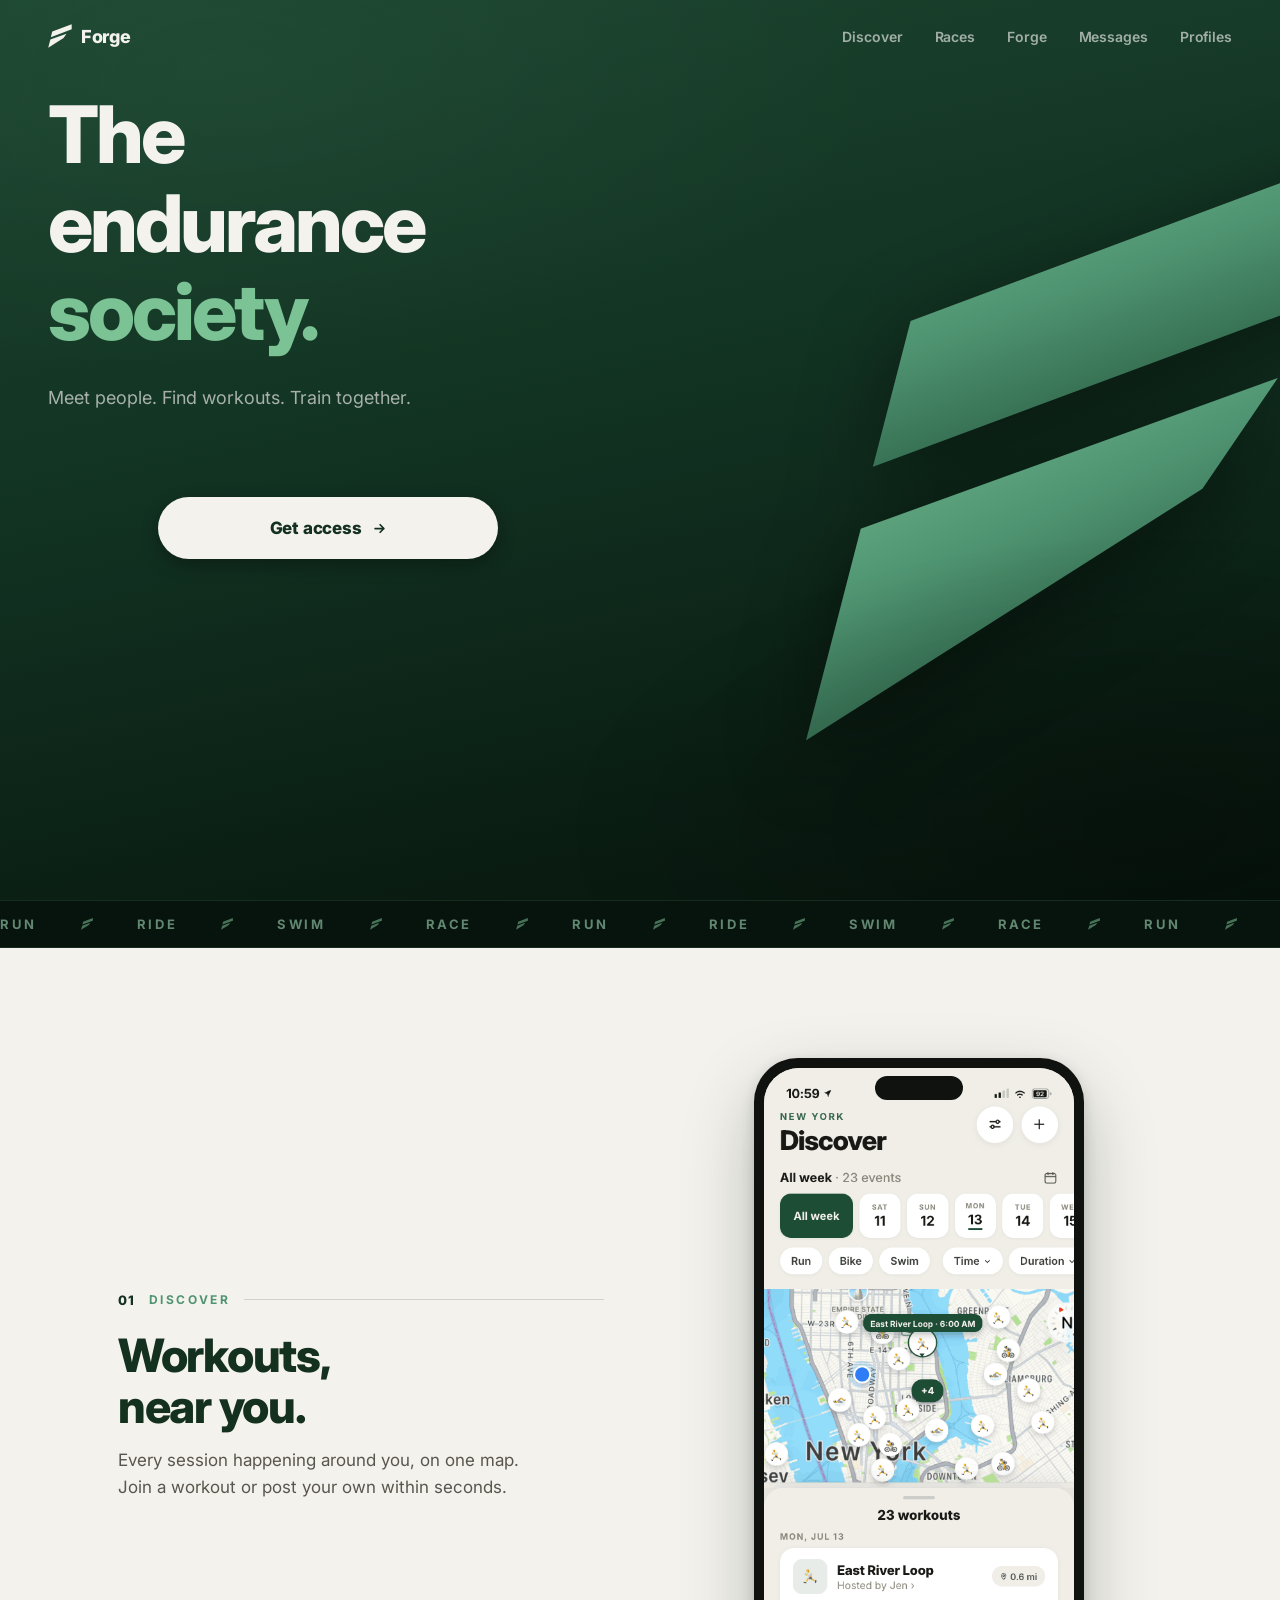
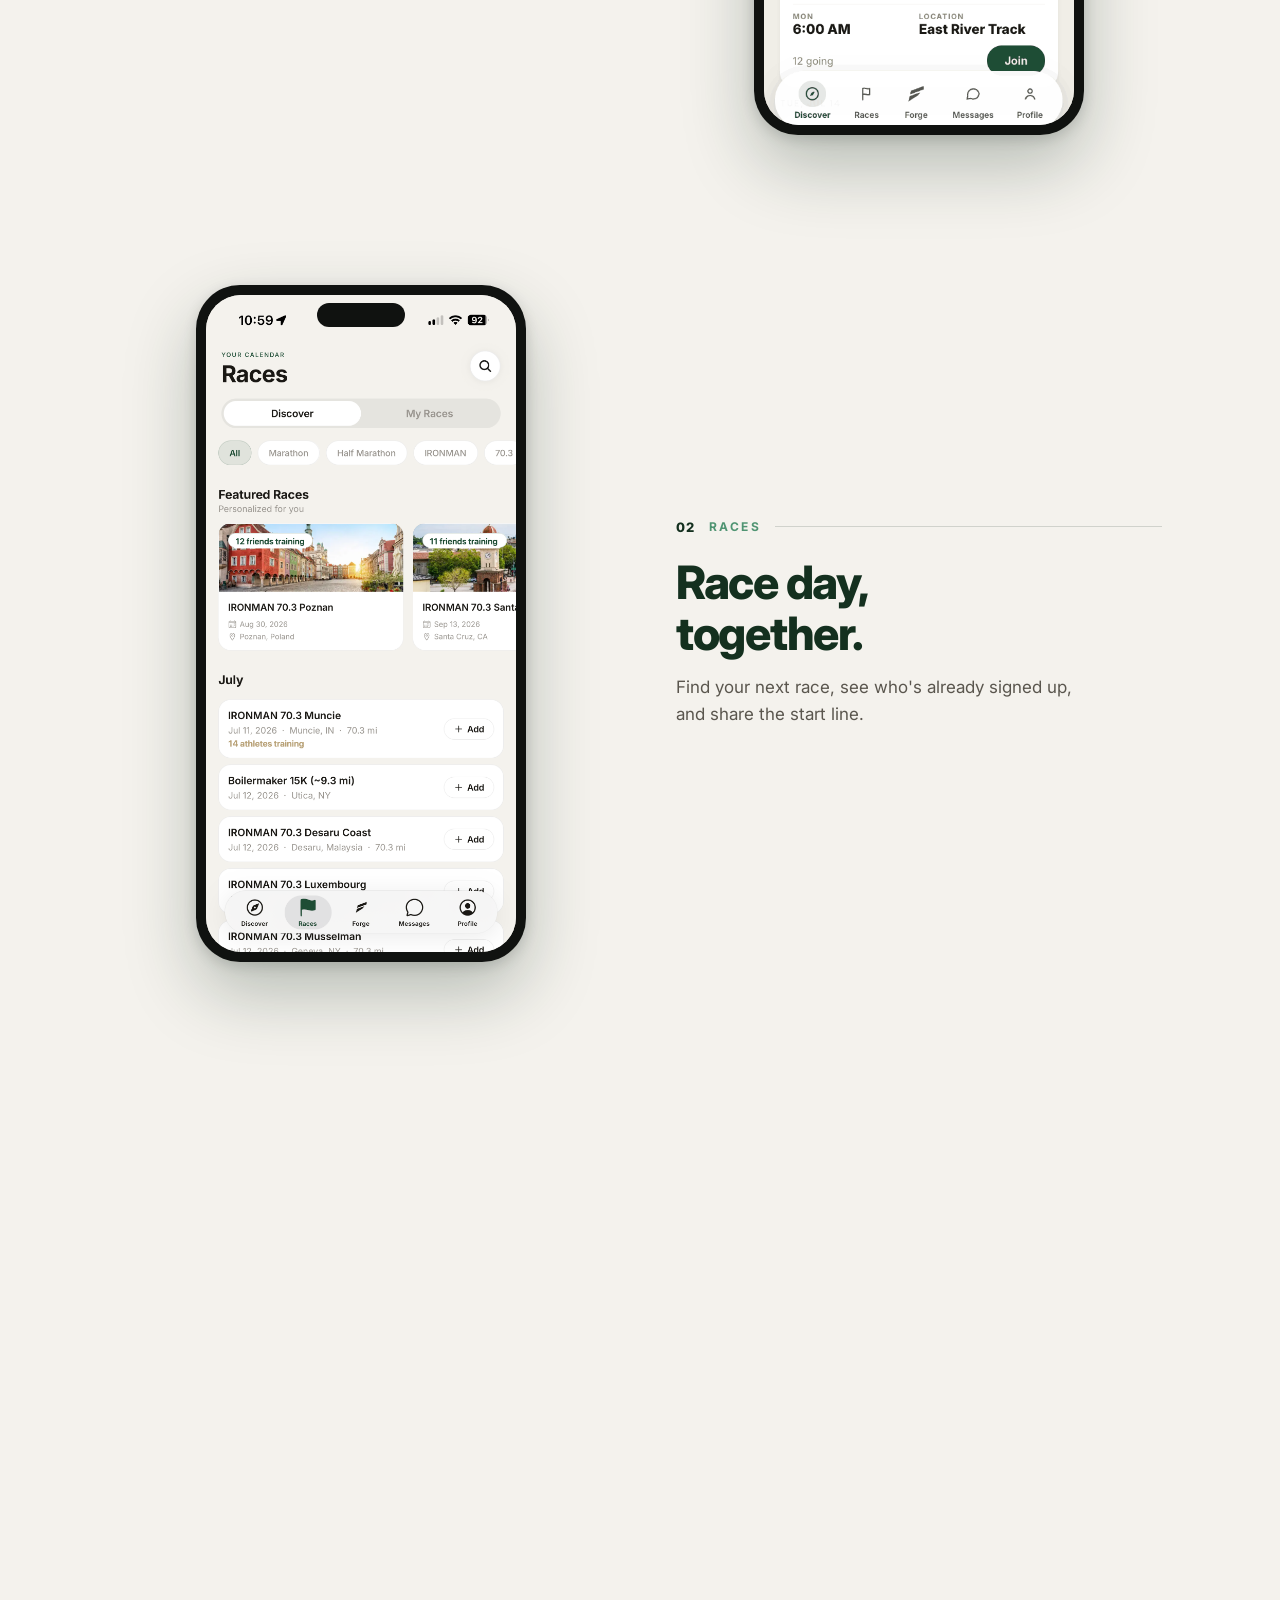
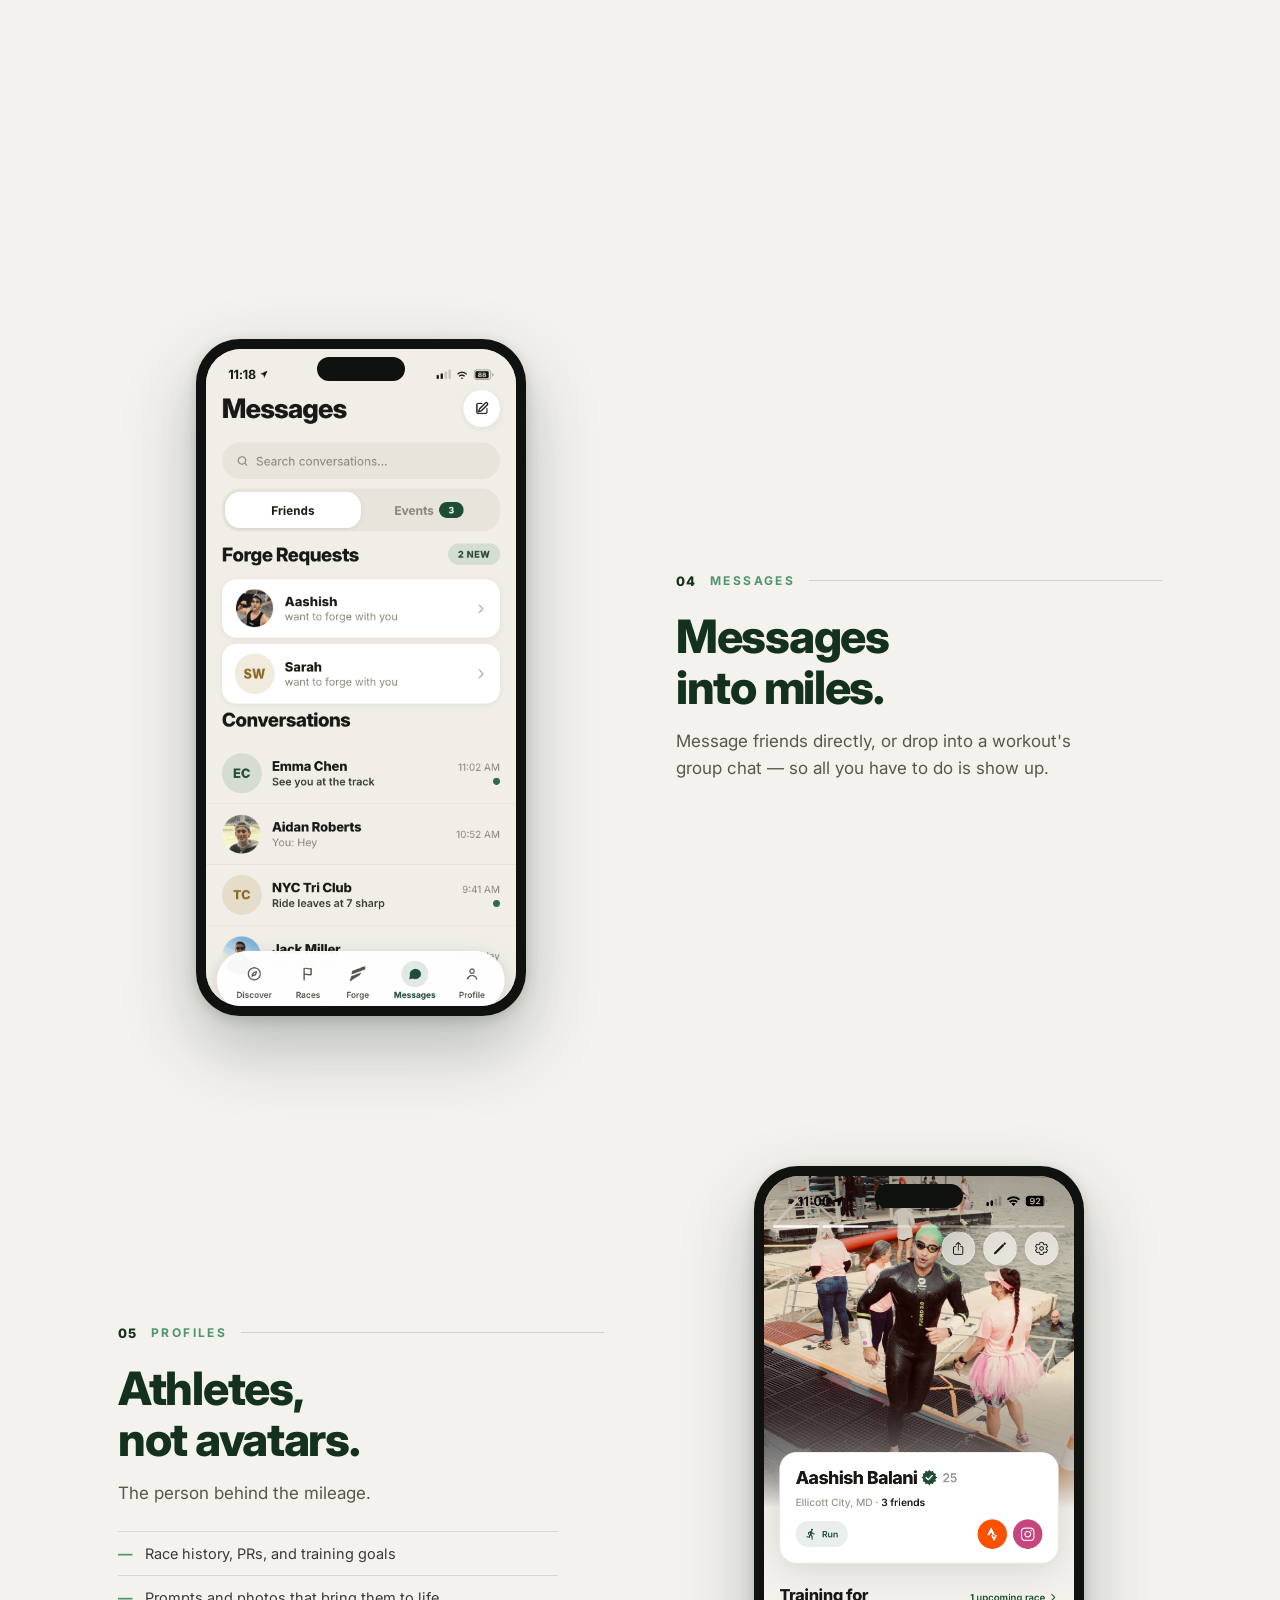
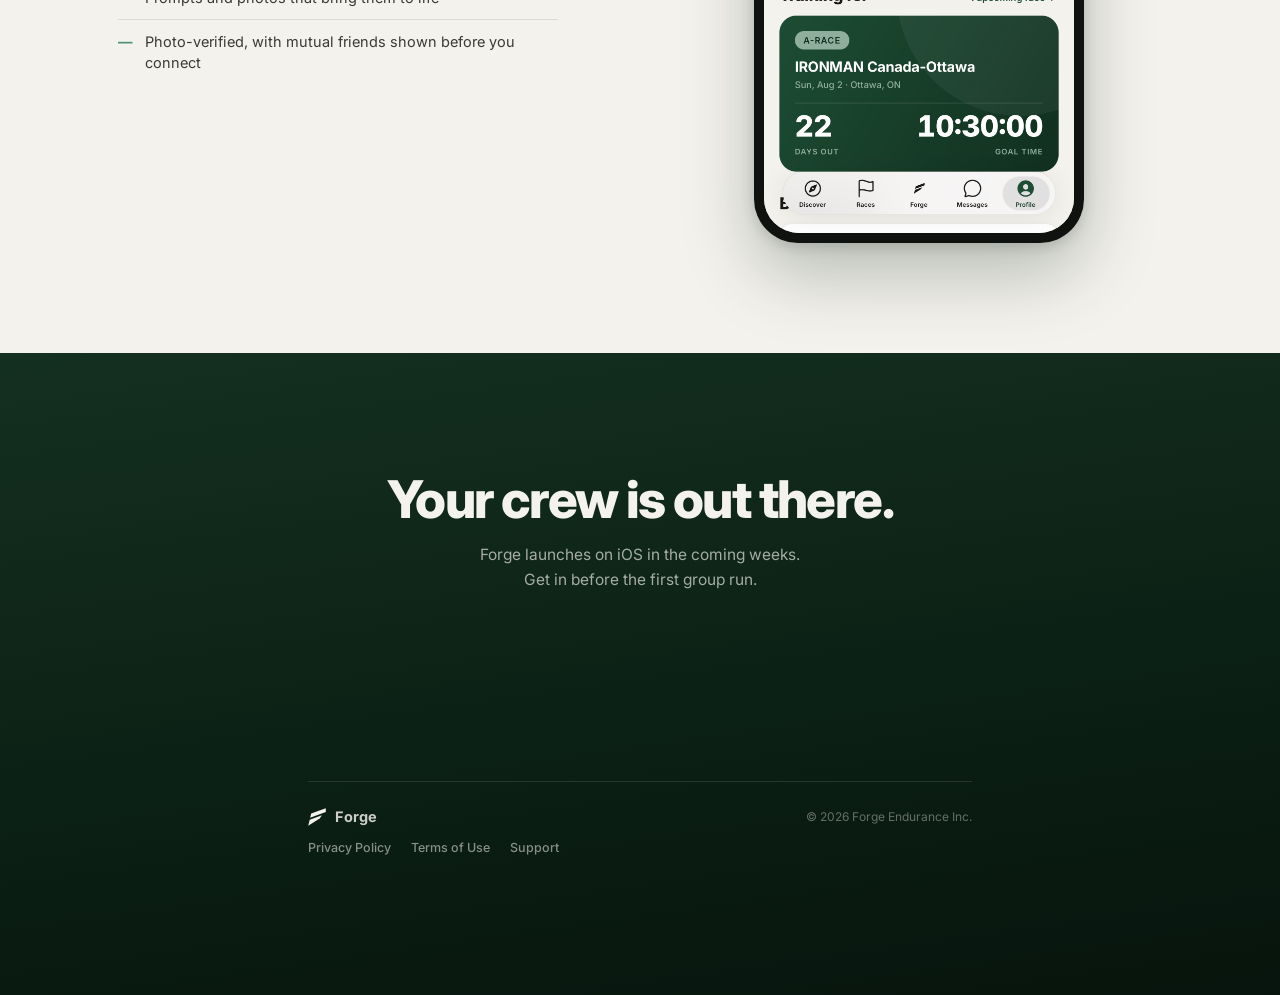
<file: index.html>
<!doctype html>
<html lang="en">
<head>
<meta charset="utf-8">
<title>Forge — Meet people. Find workouts. Train together.</title>
<meta name="description" content="Forge connects runners and endurance athletes near you — matched to your pace, your sports, and your goals. Launching soon on iOS.">
<meta name="viewport" content="width=device-width,initial-scale=1,maximum-scale=1">
<link rel="preconnect" href="https://fonts.googleapis.com">
<link rel="preconnect" href="https://fonts.gstatic.com" crossorigin>
<link href="https://fonts.googleapis.com/css2?family=Inter:ital,opsz,wght@0,14..32,400..900&display=swap" rel="stylesheet">
<link rel="stylesheet" href="site/forge-site-v3.css">
</head>
<body>

<!-- Netlify Forms detection (hidden) -->
<form name="waitlist" data-netlify="true" netlify-honeypot="bot-field" hidden aria-hidden="true">
  <input type="hidden" name="form-name" value="waitlist">
  <input type="email" name="email">
  <input type="text" name="name">
  <input type="text" name="city">
  <input type="text" name="source">
  <input type="text" name="bot-field">
</form>

<div class="page">

<!-- ═══════════ TOP BAR ═══════════ -->
<nav class="topbar" id="topbar" data-screen-label="Nav">
  <div class="bar">
    <a href="#top" class="brand" style="color:#F4F2ED;">
      <svg width="24" height="24" viewBox="245 245 510 510" aria-hidden="true">
        <path d="M336 404L749 250L749 359L305 524Z" fill="#F4F2ED"></path>
        <path d="M295 575L638 451L576 542L250 749Z" fill="#F4F2ED"></path>
      </svg>
      <span class="wordmark">Forge</span>
    </a>
    <nav class="topnav" aria-label="Sections">
      <a href="#discover">Discover</a>
      <a href="#races">Races</a>
      <a href="#forge">Forge</a>
      <a href="#together">Messages</a>
      <a href="#meet">Profiles</a>
    </nav>
  </div>
</nav>

<!-- ═══════════ HERO ═══════════ -->
<header class="hero" id="top" data-screen-label="Hero">
  <!-- double mark, à la app welcome screen: faint echo behind + gradient mark with drop shadow -->
  <div class="mark-duo" aria-hidden="true">
    <svg class="m-echo" viewBox="245 245 510 510">
      <path d="M336 404L749 250L749 359L305 524Z" fill="rgba(244,242,237,0.07)"></path>
      <path d="M295 575L638 451L576 542L250 749Z" fill="rgba(244,242,237,0.07)"></path>
    </svg>
    <svg class="m-front" viewBox="245 245 510 510">
      <defs>
        <linearGradient id="mgrad" x1="0" y1="0" x2="0.6" y2="1">
          <stop offset="0" stop-color="#7BC295"></stop>
          <stop offset="0.5" stop-color="#4F9472"></stop>
          <stop offset="1" stop-color="#1E4D35"></stop>
        </linearGradient>
      </defs>
      <path d="M336 404L749 250L749 359L305 524Z" fill="url(#mgrad)"></path>
      <path d="M295 575L638 451L576 542L250 749Z" fill="url(#mgrad)"></path>
    </svg>
  </div>
  <div class="hero-grain"></div>

  <div class="shell hero-inner">
    <div class="hero-main">
      <h1 class="h-title">
        <span><i>The</i></span>
        <span><i>endurance</i></span>
        <span class="ln-desc"><i class="accent">society.</i></span>
      </h1>
      <p class="h-sub">Meet people. Find workouts. Train together.</p>
    </div>

    <div class="cta-line" id="cta-top">
      <a class="cta-btn" href="join/index.html">Get access <svg width="15" height="15" viewBox="0 0 24 24" fill="none" stroke="currentColor" stroke-width="2.8" stroke-linecap="round" stroke-linejoin="round"><path d="M5 12h14M13 6l6 6-6 6"></path></svg></a>
    </div>
  </div>
</header>

<!-- ═══════════ TICKER ═══════════ -->
<div class="ticker" aria-hidden="true">
  <div class="tick-track" id="ticker-track">
    <span>Run<svg width="12" height="12" viewBox="245 245 510 510"><path d="M336 404L749 250L749 359L305 524Z" fill="#7BC295"></path><path d="M295 575L638 451L576 542L250 749Z" fill="#7BC295"></path></svg>Ride<svg width="12" height="12" viewBox="245 245 510 510"><path d="M336 404L749 250L749 359L305 524Z" fill="#7BC295"></path><path d="M295 575L638 451L576 542L250 749Z" fill="#7BC295"></path></svg>Swim<svg width="12" height="12" viewBox="245 245 510 510"><path d="M336 404L749 250L749 359L305 524Z" fill="#7BC295"></path><path d="M295 575L638 451L576 542L250 749Z" fill="#7BC295"></path></svg>Race<svg width="12" height="12" viewBox="245 245 510 510"><path d="M336 404L749 250L749 359L305 524Z" fill="#7BC295"></path><path d="M295 575L638 451L576 542L250 749Z" fill="#7BC295"></path></svg></span>
  </div>
</div>

<!-- ═══════════ FEATURES — app tab order: Discover, Races, Forge, Messages, Profile ═══════════ -->
<main class="features">

  <!-- 01 · Discover -->
  <section class="feature shell" id="discover" data-screen-label="01 Discover">
    <div class="rv">
      <div class="f-rule"><span class="n">01</span><span class="l">Discover</span></div>
      <h2 class="f-title">Workouts,<br>near you.</h2>
      <p class="f-sub">Every session happening around you, on one map. Join a workout or post your own within seconds.</p>
    </div>
    <div class="phone-wrap rv d1">
      <div class="phone tilt-l">
        <div class="screen"><img class="screen-img" src="site/screens/discover-nyc-final.png" alt="Discover tab screenshot"></div>
      </div>
    </div>
  </section>

  <!-- 02 · Races -->
  <section class="feature shell" id="races" data-screen-label="02 Races">
    <div class="rv">
      <div class="f-rule"><span class="n">02</span><span class="l">Races</span></div>
      <h2 class="f-title">Race day,<br>together.</h2>
      <p class="f-sub">Find your next race, see who's already signed up, and share the start line.</p>
    </div>
    <div class="phone-wrap rv d1">
      <div class="phone tilt-r">
        <div class="screen"><img class="screen-img" src="site/screens/races-real-final.png" alt="Races screenshot"></div>
      </div>
    </div>
  </section>

  <!-- 03 · Forge tab -->
  <section class="feature shell" id="forge" data-screen-label="03 Forge">
    <div class="rv">
      <div class="f-rule"><span class="n">03</span><span class="l">Forge</span></div>
      <h2 class="f-title">Find your<br>training partner.</h2>
      <p class="f-sub">Connect with athletes who share your goals and get to know the person behind them — the miles go faster together.</p>
    </div>
    <div class="phone-wrap rv d1">
      <div class="phone tilt-l">
        <div class="screen"><img class="screen-img" src="site/screens/forge-swipe-will.png" alt="Forge tab screenshot"></div>
      </div>
    </div>
  </section>

  <!-- 04 · Messages -->
  <section class="feature shell" id="together" data-screen-label="04 Messages">
    <div class="rv">
      <div class="f-rule"><span class="n">04</span><span class="l">Messages</span></div>
      <h2 class="f-title">Messages<br>into miles.</h2>
      <p class="f-sub">Message friends directly, or drop into a workout's group chat — so all you have to do is show up.</p>
    </div>
    <div class="phone-wrap rv d1">
      <div class="phone tilt-r">
        <div class="screen"><img class="screen-img" src="site/screens/messages-final.png" alt="Messages screenshot"></div>
      </div>
    </div>
  </section>

  <!-- 05 · Profile -->
  <section class="feature shell" id="meet" data-screen-label="05 Profile">
    <div class="rv">
      <div class="f-rule"><span class="n">05</span><span class="l">Profiles</span></div>
      <h2 class="f-title">Athletes,<br>not avatars.</h2>
      <p class="f-sub">The person behind the mileage.</p>
      <ul class="f-points">
        <li>Race history, PRs, and training goals</li>
        <li>Prompts and photos that bring them to life</li>
        <li>Photo-verified, with mutual friends shown before you connect</li>
      </ul>
    </div>
    <div class="phone-wrap rv d1">
      <div class="phone tilt-l">
        <div class="screen"><img class="screen-img" src="site/screens/profile-verified.png" alt="Profile screenshot"></div>
      </div>
    </div>
  </section>

</main>

<!-- ═══════════ FINAL CTA ═══════════ -->
<section class="final" data-screen-label="Final CTA">
  <div class="shell">
    <div class="rv"><h2 class="final-title">Your crew is out there.</h2>
    <p class="final-sub">Forge launches on iOS in the coming weeks. Get in before the first group run.</p></div>

    <div class="cta-line rv d1" id="cta-bottom" style="margin-top: 30px;">
      <a class="cta-btn" href="join/index.html">Get access <svg width="15" height="15" viewBox="0 0 24 24" fill="none" stroke="currentColor" stroke-width="2.8" stroke-linecap="round" stroke-linejoin="round"><path d="M5 12h14M13 6l6 6-6 6"></path></svg></a>
    </div>

    <footer class="footer">
      <span class="fbrand">
        <svg width="18" height="18" viewBox="245 245 510 510" aria-hidden="true"><path d="M336 404L749 250L749 359L305 524Z" fill="#F4F2ED"></path><path d="M295 575L638 451L576 542L250 749Z" fill="#F4F2ED"></path></svg>
        Forge
      </span>
      <small>© 2026 Forge Endurance Inc.</small>
    </footer>
    <div class="footer-legal">
      <a href="site/privacy.html">Privacy Policy</a>
      <a href="site/terms.html">Terms of Use</a>
      <a href="site/support.html">Support</a>
    </div>
  </div>
</section>

</div>

<!-- ═══════════ FLOATING DOCK NAV ═══════════ -->
<nav class="dock" id="dock" data-screen-label="Dock nav" aria-label="Sections">
  <a href="#discover" data-spy="discover">
    <svg width="17" height="17" viewBox="0 0 24 24" fill="none" stroke="currentColor" stroke-width="2.1" stroke-linecap="round" stroke-linejoin="round"><path d="M12 21s-7-5.5-7-11a7 7 0 0114 0c0 5.5-7 11-7 11z"></path><circle cx="12" cy="10" r="2.6"></circle></svg>
    <span>Discover</span>
  </a>
  <a href="#races" data-spy="races">
    <svg width="17" height="17" viewBox="0 0 24 24" fill="none" stroke="currentColor" stroke-width="2.1" stroke-linecap="round" stroke-linejoin="round"><path d="M5 21V4"></path><path d="M5 4c4-2.2 8 2.2 12 0v9c-4 2.2-8-2.2-12 0"></path></svg>
    <span>Races</span>
  </a>
  <a href="#forge" data-spy="forge">
    <svg width="17" height="17" viewBox="245 245 510 510"><path d="M336 404L749 250L749 359L305 524Z" fill="currentColor"></path><path d="M295 575L638 451L576 542L250 749Z" fill="currentColor"></path></svg>
    <span>Forge</span>
  </a>
  <a href="#together" data-spy="together">
    <svg width="17" height="17" viewBox="0 0 24 24" fill="none" stroke="currentColor" stroke-width="2.1" stroke-linecap="round" stroke-linejoin="round"><path d="M21 11.5a8.4 8.4 0 01-9 8.4 8.6 8.6 0 01-3.7-.8L3 20l1-4.9a8.4 8.4 0 1117-3.6z"></path></svg>
    <span>Messages</span>
  </a>
  <a href="#meet" data-spy="meet">
    <svg width="17" height="17" viewBox="0 0 24 24" fill="currentColor"><circle cx="12" cy="8.2" r="3.4"></circle><path d="M4.8 19.5c.8-3.8 3.8-5.7 7.2-5.7s6.4 1.9 7.2 5.7z"></path></svg>
    <span>Profile</span>
  </a>
</nav>

<script src="site/forge-site-v3.js"></script>
</body>
</html>
</file>
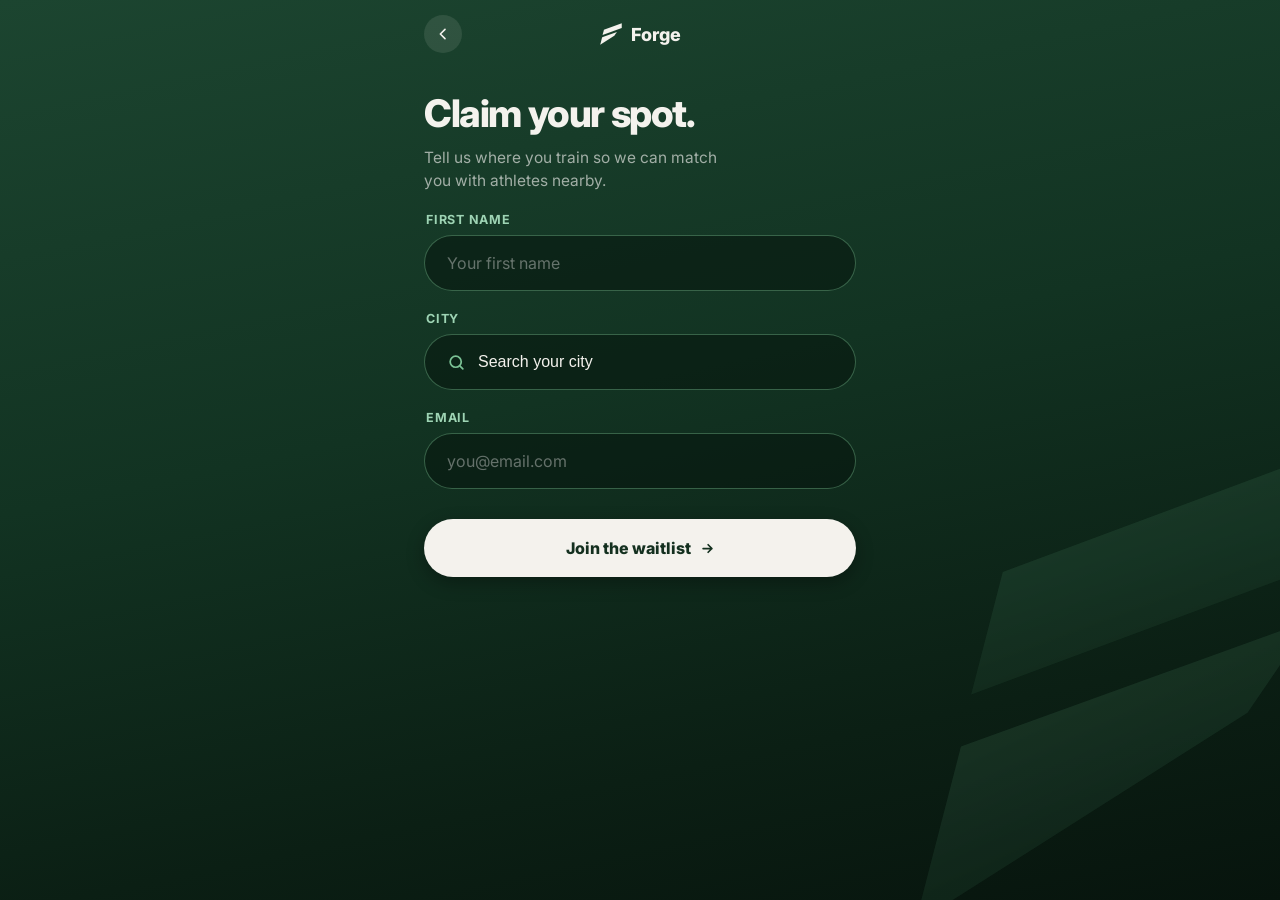
<file: join/index.html>
<!doctype html>
<html lang="en">
<head>
<meta charset="utf-8">
<title>Forge — Get access</title>
<meta name="description" content="Join the Forge waitlist.">
<meta name="viewport" content="width=device-width,initial-scale=1,maximum-scale=1,user-scalable=no">
<link rel="preconnect" href="https://fonts.googleapis.com">
<link rel="preconnect" href="https://fonts.gstatic.com" crossorigin>
<link href="https://fonts.googleapis.com/css2?family=Inter:ital,opsz,wght@0,14..32,400..900&display=swap" rel="stylesheet">
<style>
*,*::before,*::after{box-sizing:border-box}
[hidden]{display:none!important}   /* author display:flex on .fbox/.city-actions otherwise beats the UA [hidden] rule */
html,body{margin:0;padding:0}
body{font-family:"Inter",-apple-system,system-ui,sans-serif;background:linear-gradient(168deg,#1C4530 0%,#123322 44%,#0B1F14 78%,#07140D 100%);min-height:100svh;color:#F4F2ED;-webkit-font-smoothing:antialiased}
a{color:#9ED4B4;text-decoration:none}a:hover{color:#7BC295}
.shell{max-width:480px;margin:0 auto;padding:0 24px 44px;min-height:100svh;display:flex;flex-direction:column;position:relative}
.top{display:flex;align-items:center;justify-content:space-between;height:60px;padding-top:8px}
.back{display:flex;align-items:center;justify-content:center;width:38px;height:38px;border-radius:50%;background:rgba(244,242,237,.1)}
.back svg{width:16px;height:16px;stroke:#F4F2ED;stroke-width:2.4;fill:none;stroke-linecap:round;stroke-linejoin:round}
.brand{display:flex;align-items:center;gap:9px;color:#F4F2ED}
.brand span{font-size:18px;font-weight:800;letter-spacing:-.3px}
.spacer38{width:38px}
h1{margin:34px 0 0;font-size:38px;font-weight:800;letter-spacing:-1.4px;line-height:1.05}
.sub{margin:12px 0 0;font-size:15.5px;line-height:1.5;color:rgba(237,236,234,.65);max-width:320px;text-wrap:pretty}
.field{margin-top:20px}
.field label{display:block;font-size:12.5px;font-weight:700;letter-spacing:.06em;text-transform:uppercase;color:#9ED4B4;margin:0 2px 8px}
.fbox{display:flex;align-items:center;width:100%;height:56px;border-radius:28px;background:rgba(7,20,13,.55);border:1px solid rgba(123,194,149,.4);padding:0 22px;color:#F4F2ED;font-size:16px;font-family:inherit;outline:none;transition:border-color .25s ease}
.fbox:focus,.fbox:focus-within{border-color:rgba(123,194,149,.75)}
.fbox::placeholder{color:rgba(237,236,234,.4)}
button.fbox{cursor:pointer;justify-content:space-between;text-align:left}
button.fbox .ph{color:rgba(237,236,234,.4)}
button.fbox svg{width:14px;height:14px;stroke:rgba(237,236,234,.55);stroke-width:2.4;fill:none;stroke-linecap:round;stroke-linejoin:round;flex:none}
/* city step: one full-width pill — locate label (grows) + divider + round search button */
.city-actions{display:block}
.fbox.city-loc{display:flex;align-items:center;gap:13px;padding:0 7px 0 22px}
.loc-hit{flex:1;min-width:0;display:flex;align-items:center;gap:10px;height:100%;background:none;border:none;margin:0;padding:0;color:inherit;font:inherit;text-align:left;cursor:pointer}
.loc-hit .loc-ico{width:20px;height:20px;stroke:#7BC295;stroke-width:2.2;fill:none;stroke-linecap:round;stroke-linejoin:round;flex:none}
.loc-hit .loc-label{flex:1;min-width:0;overflow:hidden;text-overflow:ellipsis;white-space:nowrap}
.loc-hit .loc-spin{display:none;width:18px;height:18px;border-radius:50%;border:2px solid rgba(123,194,149,.3);border-top-color:#7BC295;animation:locspin .7s linear infinite;flex:none}
.loc-hit.is-locating{color:rgba(237,236,234,.6)}
.loc-hit.is-locating .loc-ico{display:none}
.loc-hit.is-locating .loc-spin{display:block}
.loc-hit:disabled{cursor:default}
@keyframes locspin{to{transform:rotate(360deg)}}
.city-div{width:1px;height:26px;background:rgba(255,255,255,.14);flex:none}
.city-search-btn{flex:none;display:flex;align-items:center;justify-content:center;width:48px;height:48px;padding:0;border-radius:24px;background:rgba(255,255,255,.08);border:none;color:#7BC295;cursor:pointer;transition:background .2s ease}
.city-search-btn:hover{background:rgba(255,255,255,.14)}
.city-search-btn svg{width:19px;height:19px;stroke:currentColor;stroke-width:2.2;fill:none;stroke-linecap:round;stroke-linejoin:round;flex:none}
.cs-label{display:none}
.city-loc.geo-off{padding:0 22px}
.city-loc.geo-off .city-search-btn{flex:1;width:auto;justify-content:flex-start;gap:12px;background:none;border-radius:0;padding:0;color:#F4F2ED}
.city-loc.geo-off .city-search-btn svg{stroke:#7BC295}
.city-loc.geo-off .cs-label{display:inline;font-size:16px}
.city-chosen .change{color:#9ED4B4;font-size:13.5px;font-weight:700;flex:none;margin-left:12px}
.loc-msg{margin:10px 2px 0;font-size:13.5px;line-height:1.4;color:#e8a598}
.submit{width:100%;height:58px;margin-top:30px;border-radius:29px;border:none;cursor:pointer;background:#F4F2ED;color:#14301F;font-family:inherit;font-size:16px;font-weight:800;display:flex;align-items:center;justify-content:center;gap:9px;box-shadow:0 6px 18px rgba(0,0,0,.3);transition:transform .25s cubic-bezier(.16,1,.3,1)}
.submit:active{transform:scale(.96)}
.submit svg{width:15px;height:15px;stroke:#14301F;stroke-width:2.8;fill:none;stroke-linecap:round;stroke-linejoin:round}
.submit[disabled]{opacity:.6}
.err{margin:10px 2px 0;font-size:13.5px;color:#e8a598;display:none}
/* city inline search + dark dropdown (replaces the bottom sheet) */
.city-search{position:relative}
.city-search .fbox{width:100%}
.city-dd{position:absolute;top:calc(100% + 6px);left:0;right:0;z-index:30;max-height:264px;overflow-y:auto;-webkit-overflow-scrolling:touch;background:rgba(9,20,14,.98);border:1px solid rgba(123,194,149,.4);border-radius:18px;box-shadow:0 18px 46px rgba(0,0,0,.5)}
.city-dd:empty{display:none}
.city-row{display:block;width:100%;text-align:left;background:none;border:none;border-bottom:1px solid rgba(244,242,237,.08);padding:13px 18px;font-family:inherit;font-size:15.5px;font-weight:500;color:#F4F2ED;cursor:pointer}
.city-row:last-child{border-bottom:none}
.city-row:hover,.city-row:active{background:rgba(123,194,149,.14)}
.city-row .use{color:#9ED4B4;font-weight:700}
.city-hint{padding:14px 18px;font-size:14px;color:rgba(237,236,234,.5)}
/* confirmation */
.done{display:none;flex:1;flex-direction:column;text-align:center;padding-top:9svh}
body.is-done .join-view{display:none}
body.is-done .done{display:flex}
.check-ring{width:72px;height:72px;border-radius:50%;background:rgba(123,194,149,.16);border:1.5px solid rgba(123,194,149,.5);display:flex;align-items:center;justify-content:center;margin:0 auto;animation:popIn .5s cubic-bezier(.16,1,.3,1) both}
.check-ring svg{width:32px;height:32px;stroke:#7BC295;stroke-width:2.6;fill:none;stroke-linecap:round;stroke-linejoin:round}
@keyframes popIn{from{opacity:0;transform:scale(.6)}to{opacity:1;transform:scale(1)}}
.done h2{margin:26px 0 0;font-size:36px;font-weight:800;letter-spacing:-1.2px;line-height:1.05}
.done h2 i{font-style:normal;color:#7BC295}
.done .sub{margin:12px auto 0}
.done .sub b{color:#9ED4B4;font-weight:700}
.done-actions{margin-top:40px;display:flex;flex-direction:column;gap:12px}
.ig-btn{display:flex;align-items:center;justify-content:center;height:54px;border-radius:27px;border:1px solid rgba(123,194,149,.4);color:#9ED4B4;font-size:15px;font-weight:700}
.ig-btn:hover{color:#9ED4B4;border-color:rgba(123,194,149,.7)}
.mark-bg{position:fixed;bottom:-30px;right:-150px;width:520px;height:520px;pointer-events:none;opacity:.16;z-index:-1}
</style>
</head>
<body>

<svg class="mark-bg" viewBox="245 245 510 510" aria-hidden="true"><defs><linearGradient id="mg" x1="0" y1="0" x2="0.6" y2="1"><stop offset="0" stop-color="#7BC295"></stop><stop offset="1" stop-color="#1E4D35"></stop></linearGradient></defs><path d="M336 404L749 250L749 359L305 524Z" fill="url(#mg)"></path><path d="M295 575L638 451L576 542L250 749Z" fill="url(#mg)"></path></svg>

<div class="shell">
  <div class="top">
    <a class="back" href="../index.html" aria-label="Back to home"><svg viewBox="0 0 24 24"><path d="M15 5l-7 7 7 7"></path></svg></a>
    <a class="brand" href="../index.html">
      <svg width="22" height="22" viewBox="245 245 510 510" aria-hidden="true"><path d="M336 404L749 250L749 359L305 524Z" fill="#F4F2ED"></path><path d="M295 575L638 451L576 542L250 749Z" fill="#F4F2ED"></path></svg>
      <span>Forge</span>
    </a>
    <span class="spacer38"></span>
  </div>

  <div class="join-view">
    <h1>Claim your spot.</h1>
    <p class="sub">Tell us where you train so we can match you with athletes nearby.</p>
    <form id="join-form" novalidate>
      <div class="field">
        <label for="f-name">First name</label>
        <input class="fbox" id="f-name" name="name" type="text" autocomplete="given-name" enterkeyhint="done" placeholder="Your first name">
      </div>
      <div class="field" id="city-field">
        <label>City</label>
        <div class="city-actions" id="city-actions">
          <div class="fbox city-loc" id="city-pill">
            <button class="loc-hit" id="loc-btn" type="button">
              <svg class="loc-ico" viewBox="0 0 24 24" aria-hidden="true"><path d="M3 11L22 2L13 21L11 13Z"></path></svg>
              <span class="loc-spin" aria-hidden="true"></span>
              <span class="loc-label" id="loc-label">Use my current location</span>
            </button>
            <span class="city-div" aria-hidden="true"></span>
            <button class="city-search-btn" id="city-btn" type="button" aria-haspopup="dialog" aria-label="Search for your city">
              <svg viewBox="0 0 24 24" aria-hidden="true"><circle cx="11" cy="11" r="7"></circle><path d="M20 20l-3.5-3.5"></path></svg>
              <span class="cs-label">Search your city</span>
            </button>
          </div>
        </div>
        <button class="fbox city-chosen" id="city-chosen" type="button" hidden>
          <span id="city-chosen-label"></span>
          <span class="change">Change</span>
        </button>
        <div class="city-search" id="city-search-wrap" hidden>
          <input class="fbox" id="city-search" type="text" enterkeyhint="search" placeholder="Search your city" autocomplete="off" autocapitalize="words">
          <div class="city-dd" id="citylist"></div>
        </div>
        <p class="loc-msg" id="loc-msg" hidden></p>
        <input type="hidden" id="f-city" name="city">
      </div>
      <div class="field">
        <label for="f-email">Email</label>
        <input class="fbox" id="f-email" name="email" type="email" inputmode="email" autocomplete="email" enterkeyhint="done" placeholder="you@email.com">
      </div>
      <p class="err" id="form-err"></p>
      <button class="submit" id="submit-btn" type="submit">Join the waitlist
        <svg viewBox="0 0 24 24"><path d="M5 12h14M13 6l6 6-6 6"></path></svg>
      </button>
    </form>
  </div>

  <div class="done">
    <div class="check-ring"><svg viewBox="0 0 24 24"><path d="M5 13l4 4L19 7"></path></svg></div>
    <h2>Welcome to<br>the society<i>.</i></h2>
    <p class="sub">You're on the list — we'll email you<br>the moment Forge opens in <b id="done-city">your city</b>.</p>
    <div class="done-actions">
      <a class="submit" style="margin-top:0" href="../index.html#discover">Explore Forge
        <svg viewBox="0 0 24 24"><path d="M5 12h14M13 6l6 6-6 6"></path></svg>
      </a>
      <a class="ig-btn" href="https://www.instagram.com/forgendurance/?hl=en" target="_blank" rel="noopener">Instagram</a>
    </div>
  </div>
</div>

<script>
var CITIES = null, CITIES_LC = null;   // lazy-loaded from site/us-cities.json (population-ranked)
var citiesLoading = false, citiesFailed = false;
var $ = function(id){ return document.getElementById(id); };
var search=$('city-search'), list=$('citylist'), cityBtn=$('city-btn'), cityInput=$('f-city'), cityField=$('city-field'), searchWrap=$('city-search-wrap');

// comprehensive US city list — fetched once, only when the user first enters city search
// (or taps geolocation, which uses it to cross-check the reverse-geocode result)
function loadCities(){
  if(CITIES || citiesLoading){ return; }
  citiesLoading = true;
  fetch('../site/us-cities.json')
    .then(function(r){ if(!r.ok){ throw new Error(r.status); } return r.json(); })
    .then(function(data){
      CITIES = data;
      // normalized for matching: lowercase, drop commas, collapse spaces -> "hamburg ny"
      CITIES_LC = data.map(function(c){ return c.toLowerCase().replace(/,/g,'').replace(/\s+/g,' '); });
      citiesLoading = false;
      renderList(search.value);
    })
    .catch(function(){ citiesLoading = false; citiesFailed = true; renderList(search.value); });
}

// city row states: 'pill' (two-action) | 'chosen' (City, ST + Change) | 'search' (inline input + dropdown)
function showState(which){
  cityActions.hidden = which!=='pill';
  cityChosen.hidden  = which!=='chosen';
  searchWrap.hidden  = which!=='search';
}
function enterSearch(){
  loadCities();                        // lazy: first entry into search state
  showState('search');
  search.value=''; renderList('');
  // iOS Safari: focus synchronously inside the tap gesture so the keyboard opens.
  try { search.focus({ preventScroll: true }); } catch(e){ search.focus(); }
  document.addEventListener('pointerdown', outsideClose, true);
}
function exitSearch(){
  document.removeEventListener('pointerdown', outsideClose, true);
  search.value=''; renderList('');
  showState(cityInput.value ? 'chosen' : 'pill');   // never clears an existing city
}
function outsideClose(e){ if(!cityField.contains(e.target)){ exitSearch(); } }
// tapping the round search button (or "Change") enters inline search
cityBtn.addEventListener('click', enterSearch);
// don't let Enter inside the inline input submit the form
search.addEventListener('keydown', function(e){ if(e.key==='Enter'){ e.preventDefault(); } });

// first name → complete the field (return/done key, or a space typed after at least
// one character). This dismisses the keyboard so the viewport settles back to the full
// page; it does NOT open the city sheet — the user taps the City field for that.
var nameEl=$('f-name');
function completeName(){ nameEl.value=nameEl.value.trim(); if(!nameEl.value){ return; } nameEl.blur(); }
nameEl.addEventListener('keydown', function(e){
  if(e.key==='Enter'){ e.preventDefault(); completeName(); }
  else if(e.key===' ' && nameEl.value.trim().length>0){ e.preventDefault(); completeName(); }
});
// ── chosen-city display + the two ways to set it (search sheet OR geolocation) ──
var cityActions=$('city-actions'), cityChosen=$('city-chosen'), chosenLabel=$('city-chosen-label');
function setCity(city){
  cityInput.value = city;
  chosenLabel.textContent = city;
  hideLocMsg();
  showState('chosen');
}
function pick(city){   // tapped a dropdown row
  document.removeEventListener('pointerdown', outsideClose, true);
  setCity(city);
  search.value=''; renderList('');
  if(document.activeElement && document.activeElement.blur){ document.activeElement.blur(); }  // dismiss keyboard
  window.scrollTo(0,0); requestAnimationFrame(function(){ window.scrollTo(0,0); });             // settle view
}
// tap "Change" → re-enter inline search; the existing city stays set unless a new row is
// picked (dismissing without picking leaves it intact).
cityChosen.addEventListener('click', enterSearch);

// ── "Use my current location" → geolocation → BigDataCloud reverse-geocode → "City, ST" ──
var locBtn=$('loc-btn'), locLabel=$('loc-label'), locMsg=$('loc-msg'), locating=false;
function showLocMsg(t){ locMsg.textContent=t; locMsg.hidden=false; }
function hideLocMsg(){ locMsg.hidden=true; locMsg.textContent=''; }
function setLocating(on){ locating=on; locBtn.classList.toggle('is-locating', on); locBtn.disabled=on; locLabel.textContent = on ? 'Locating…' : 'Use my current location'; }
function geoAvailable(){ return ('geolocation' in navigator) && (location.protocol==='https:' || location.hostname==='localhost' || location.hostname==='127.0.0.1'); }

// full state/territory name → USPS abbreviation
var STATE_ABBR={ "Alabama":"AL","Alaska":"AK","Arizona":"AZ","Arkansas":"AR","California":"CA","Colorado":"CO","Connecticut":"CT","Delaware":"DE","District of Columbia":"DC","Florida":"FL","Georgia":"GA","Hawaii":"HI","Idaho":"ID","Illinois":"IL","Indiana":"IN","Iowa":"IA","Kansas":"KS","Kentucky":"KY","Louisiana":"LA","Maine":"ME","Maryland":"MD","Massachusetts":"MA","Michigan":"MI","Minnesota":"MN","Mississippi":"MS","Missouri":"MO","Montana":"MT","Nebraska":"NE","Nevada":"NV","New Hampshire":"NH","New Jersey":"NJ","New Mexico":"NM","New York":"NY","North Carolina":"NC","North Dakota":"ND","Ohio":"OH","Oklahoma":"OK","Oregon":"OR","Pennsylvania":"PA","Rhode Island":"RI","South Carolina":"SC","South Dakota":"SD","Tennessee":"TN","Texas":"TX","Utah":"UT","Vermont":"VT","Virginia":"VA","Washington":"WA","West Virginia":"WV","Wisconsin":"WI","Wyoming":"WY","Puerto Rico":"PR","Guam":"GU","U.S. Virgin Islands":"VI","American Samoa":"AS","Northern Mariana Islands":"MP" };

function normKey(s){ return (s||'').toLowerCase().replace(/,/g,'').replace(/\s+/g,' ').trim(); }
// find a verbatim dataset entry for a "name, ST" (population-ranked list, normalized compare)
function datasetLookup(name, st){
  if(!CITIES){ return null; }
  var key = normKey(name + ' ' + st);
  for(var i=0;i<CITIES_LC.length;i++){ if(CITIES_LC[i]===key){ return CITIES[i]; } }
  return null;
}
function stateOf(data){
  var st = STATE_ABBR[data.principalSubdivision || ''] || '';
  if(!st && data.principalSubdivisionCode){ var m=/-([A-Z]{2})$/.exec(data.principalSubdivisionCode); if(m){ st=m[1]; } }
  return st;
}
// is `name` a sub-city division (NYC borough, neighborhood…)? — read its localityInfo description
function isSubCity(name, data){
  if(!name || !data.localityInfo){ return false; }
  var all = (data.localityInfo.administrative||[]).concat(data.localityInfo.informative||[]);
  for(var i=0;i<all.length;i++){
    if(all[i].name && all[i].name.toLowerCase()===name.toLowerCase()){
      var d = (all[i].description||'').toLowerCase();
      if(/\b(borough|neighbou?rhood|quarter|ward|suburb)\b/.test(d) || /section of\b/.test(d) || /district of\b/.test(d)){ return true; }
    }
  }
  return false;
}
// Prefer the precise locality over the coarse (metro) city field — BigDataCloud's `city`
// returns the nearest metro (Ellicott City → "Baltimore"), while `locality` is the actual
// place ("Ellicott City"). Guard against over-precise sub-city values (Manhattan → borough)
// by falling back to the coarser city. Cross-check our dataset for a verbatim, search-matching string.
function toCityST(data){
  if(!data){ return ''; }
  var st = stateOf(data);
  var precise = data.locality || '';
  var coarse  = data.city || '';
  if(precise && isSubCity(precise, data)){ precise = ''; }   // borough/neighborhood → use the coarser city
  if(!st){ return precise || coarse || ''; }                 // no state (rare) — best effort
  if(precise){
    return datasetLookup(precise, st) || (precise + ', ' + st);   // in dataset → verbatim; else precise free value
  }
  if(coarse){
    return datasetLookup(coarse, st) || (coarse + ', ' + st);
  }
  return '';
}

if(!geoAvailable()){
  // non-secure / unsupported: collapse the pill to a search-only field
  locBtn.hidden = true;
  document.querySelector('.city-div').hidden = true;
  document.getElementById('city-pill').classList.add('geo-off');
}

locBtn.addEventListener('click', function(){
  if(locating){ return; }
  hideLocMsg();
  loadCities();          // so toCityST() can cross-check the geocode result against our list
  setLocating(true);
  var done=false, master;
  function fail(msg){ if(done){ return; } done=true; clearTimeout(master); setLocating(false); showLocMsg(msg); }
  master=setTimeout(function(){ fail('Couldn’t get your location — try Search instead.'); }, 8000);
  navigator.geolocation.getCurrentPosition(function(pos){
    if(done){ return; }
    fetch('https://api.bigdatacloud.net/data/reverse-geocode-client?latitude='+pos.coords.latitude+'&longitude='+pos.coords.longitude+'&localityLanguage=en')
      .then(function(r){ if(!r.ok){ throw new Error(r.status); } return r.json(); })
      .then(function(data){
        if(done){ return; }
        var cs=toCityST(data);
        if(!cs){ fail('Couldn’t find your city — try Search instead.'); return; }
        done=true; clearTimeout(master); setLocating(false); setCity(cs);
        if(document.activeElement && document.activeElement.blur){ document.activeElement.blur(); }
      })
      .catch(function(){ fail('Couldn’t get your location — try Search instead.'); });
  }, function(err){
    fail(err && err.code===1 ? 'Location access needed — try Search instead.' : 'Couldn’t get your location — try Search instead.');
  }, { enableHighAccuracy:false, timeout:8000, maximumAge:600000 });
});
function esc(s){ return s.replace(/&/g,'&amp;').replace(/</g,'&lt;').replace(/>/g,'&gt;').replace(/"/g,'&quot;'); }
function useRow(raw){ return '<button type="button" class="city-row" data-city="'+esc(raw)+'"><span class="use">Use \u201C'+esc(raw)+'\u201D</span></button>'; }

function renderList(q){
  var raw=(q||'').trim();
  if(!raw){ list.innerHTML=''; return; }   /* empty query -> dropdown hides via .city-dd:empty */
  var qq=raw.toLowerCase().replace(/,/g,'').replace(/\s+/g,' ');
  if(!CITIES){
    // dataset still loading (or failed to load) — keep the "Use ..." escape hatch available
    var note = citiesFailed ? 'Type your city and tap \u201CUse \u2026\u201D.' : 'Loading cities\u2026';
    list.innerHTML = '<p class="city-hint">'+note+'</p>' + (raw.length>2 ? useRow(raw) : '');
    return;
  }
  // collect in DATASET ORDER (population-ranked) — no alphabetical re-sort. two buckets:
  // prefix matches rank above substring matches, each preserving dataset order.
  var starts=[], contains=[];
  for(var i=0;i<CITIES_LC.length;i++){
    var idx=CITIES_LC[i].indexOf(qq);
    if(idx===0){ starts.push(CITIES[i]); }
    else if(idx>0){ contains.push(CITIES[i]); }
    if(starts.length>=8){ break; }
  }
  var matches=starts.concat(contains).slice(0,8);
  var html='';
  for(var j=0;j<matches.length;j++){ html+='<button type="button" class="city-row" data-city="'+esc(matches[j])+'">'+esc(matches[j])+'</button>'; }
  var exact=matches.some(function(m){ return m.toLowerCase()===raw.toLowerCase(); });
  if(raw.length>2 && !exact){ html+=useRow(raw); }
  list.innerHTML = html;
}

var searchTimer=null;
search.addEventListener('input', function(){ clearTimeout(searchTimer); searchTimer=setTimeout(function(){ renderList(search.value); }, 140); });
list.addEventListener('click', function(e){ var b=e.target.closest('.city-row'); if(b){ pick(b.getAttribute('data-city')); } });

var form=$('join-form'), errEl=$('form-err'), btn=$('submit-btn');
form.addEventListener('submit', function(e){
  e.preventDefault();
  // dismiss the keyboard (Enter on email or the submit tap both land here) so the
  // squeezed viewport is released before we switch to the confirmation view.
  if(document.activeElement && document.activeElement.blur){ document.activeElement.blur(); }
  var name=$('f-name').value.trim(), city=cityInput.value.trim(), email=$('f-email').value.trim();
  var msg='';
  if(!name){ msg='Please enter your first name.'; }
  else if(!city){ msg='Please select your city.'; }
  else if(!/^[^\s@]+@[^\s@]+\.[^\s@]+$/.test(email)){ msg='Please enter a valid email.'; }
  if(msg){ errEl.textContent=msg; errEl.style.display='block'; return; }
  errEl.style.display='none'; btn.disabled=true;
  var body=new URLSearchParams({ 'form-name':'waitlist', email:email, name:name, city:city, source:'join' }).toString();
  fetch('/', { method:'POST', headers:{ 'Content-Type':'application/x-www-form-urlencoded' }, body:body })
    .then(function(r){ if(!r.ok){ throw new Error(r.status); } finish(city); })
    .catch(function(){
      if(location.protocol==='file:' || location.hostname==='localhost' || location.hostname.indexOf('forgendurance')===-1 && location.hostname.indexOf('netlify')===-1){ finish(city); }
      else { btn.disabled=false; errEl.textContent='Something went wrong — please try again.'; errEl.style.display='block'; }
    });
});
// email: space AND the done/return key only dismiss the keyboard and settle the view —
// neither submits. Submission happens solely via the "Join the waitlist" button tap.
$('f-email').addEventListener('keydown', function(e){
  if(e.key!==' ' && e.key!=='Enter'){ return; }
  e.preventDefault();                  // never insert a space; never fire the implicit form submit on Enter
  this.blur();                         // dismiss keyboard
  window.scrollTo(0,0);                // settle the view back to the normal zoomed-out state
  requestAnimationFrame(function(){ window.scrollTo(0,0); });
});
function finish(city){
  $('done-city').textContent=city.split(',')[0];
  document.body.classList.add('is-done');
  window.scrollTo(0,0);
  // settle once more after the keyboard dismissal / layout release
  requestAnimationFrame(function(){ window.scrollTo(0,0); });
}
</script>
</body>
</html>
</file>
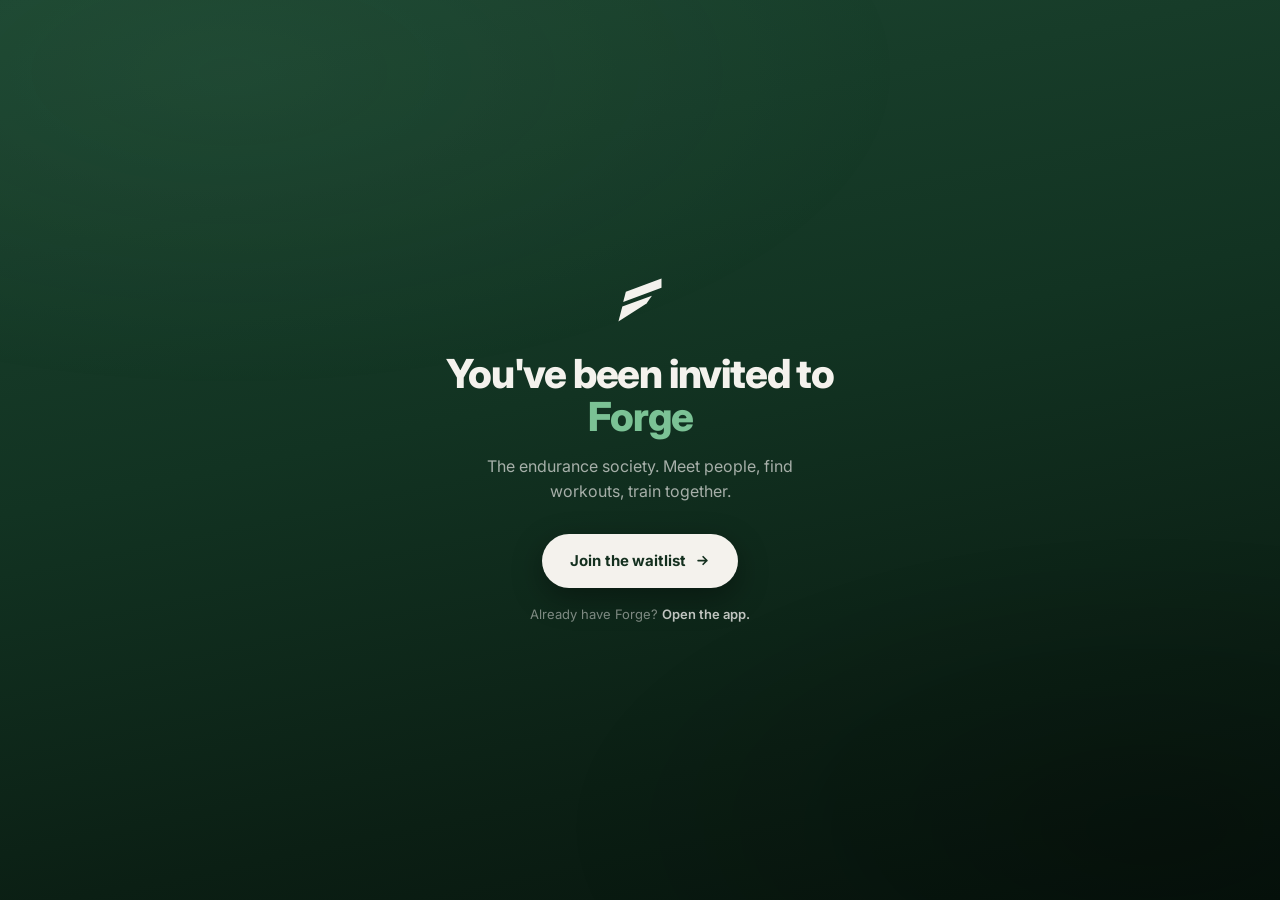
<file: u/index.html>
<!doctype html>
<html lang="en">
<head>
<meta charset="utf-8">
<title>Forge — You're invited</title>
<meta name="description" content="You've been invited to Forge — the endurance society. Meet people, find workouts, train together.">
<meta name="viewport" content="width=device-width,initial-scale=1,maximum-scale=1">
<link rel="preconnect" href="https://fonts.googleapis.com">
<link rel="preconnect" href="https://fonts.gstatic.com" crossorigin>
<link href="https://fonts.googleapis.com/css2?family=Inter:ital,opsz,wght@0,14..32,400..900&display=swap" rel="stylesheet">
<style>
/* forgendurance.com/u/{id} — profile-link landing. Self-contained, matches the
   hero/waitlist aesthetic (dark green gradient, Inter, cream + green tokens). */
*, *::before, *::after { box-sizing: border-box; }
html, body { margin: 0; padding: 0; }
html { overflow-x: clip; }
body {
  font-family: "Inter", -apple-system, system-ui, sans-serif;
  -webkit-font-smoothing: antialiased;
  color: #F4F2ED;
  background: linear-gradient(168deg, #1C4530 0%, #123322 44%, #0B1F14 78%, #07140D 100%);
  min-height: 100svh;
  display: flex; align-items: center; justify-content: center;
  padding: 40px 24px;
  overflow-x: clip;
}
.grain {
  position: fixed; inset: 0; pointer-events: none; opacity: 0.5; z-index: 0;
  background: radial-gradient(90% 60% at 18% 8%, rgba(123,194,149,0.13), transparent 60%),
              radial-gradient(70% 50% at 90% 92%, rgba(0,0,0,0.5), transparent 65%);
}
.wrap { position: relative; z-index: 1; width: 100%; max-width: 440px; text-align: center; }

.mark { display: inline-flex; margin-bottom: 30px; }
.mark svg { width: 44px; height: 44px; }

h1 {
  margin: 0; font-size: clamp(31px, 8vw, 40px); line-height: 1.08;
  font-weight: 800; letter-spacing: -1.2px; color: #F4F2ED;
}
h1 .accent { color: #7BC295; }

.sub {
  margin: 16px auto 0; max-width: 360px;
  font-size: 16px; line-height: 1.55; color: rgba(237,236,234,0.68);
  text-wrap: pretty;
}

.cta {
  display: inline-flex; align-items: center; justify-content: center; gap: 9px;
  margin-top: 30px; height: 54px; padding: 0 28px; border-radius: 27px;
  background: #F4F2ED; color: #14301F; text-decoration: none;
  font-size: 15px; font-weight: 700; letter-spacing: -0.1px; white-space: nowrap;
  box-shadow: 0 10px 30px rgba(0,0,0,0.35);
  transition: transform 0.25s cubic-bezier(.16,1,.3,1), background 0.25s ease;
}
.cta:hover { background: #FFFFFF; transform: translateY(-1px); }
.cta:active { transform: scale(0.97); }

.alt { margin: 18px 0 0; font-size: 13px; color: rgba(237,236,234,0.5); }
.alt b { color: rgba(237,236,234,0.8); font-weight: 600; }
</style>
</head>
<body>
<div class="grain" aria-hidden="true"></div>

<main class="wrap">
  <span class="mark" aria-label="Forge">
    <svg viewBox="245 245 510 510" aria-hidden="true">
      <path d="M336 404L749 250L749 359L305 524Z" fill="#F4F2ED"></path>
      <path d="M295 575L638 451L576 542L250 749Z" fill="#F4F2ED"></path>
    </svg>
  </span>

  <h1>You've been invited to <span class="accent">Forge</span></h1>
  <p class="sub">The endurance society. Meet people, find workouts, train together.</p>

  <a class="cta" href="/waitlist/">
    Join the waitlist
    <svg width="15" height="15" viewBox="0 0 24 24" fill="none" stroke="currentColor" stroke-width="2.8" stroke-linecap="round" stroke-linejoin="round"><path d="M5 12h14M13 6l6 6-6 6"></path></svg>
  </a>

  <p class="alt">Already have Forge? <b>Open the app.</b></p>
</main>
</body>
</html>
</file>
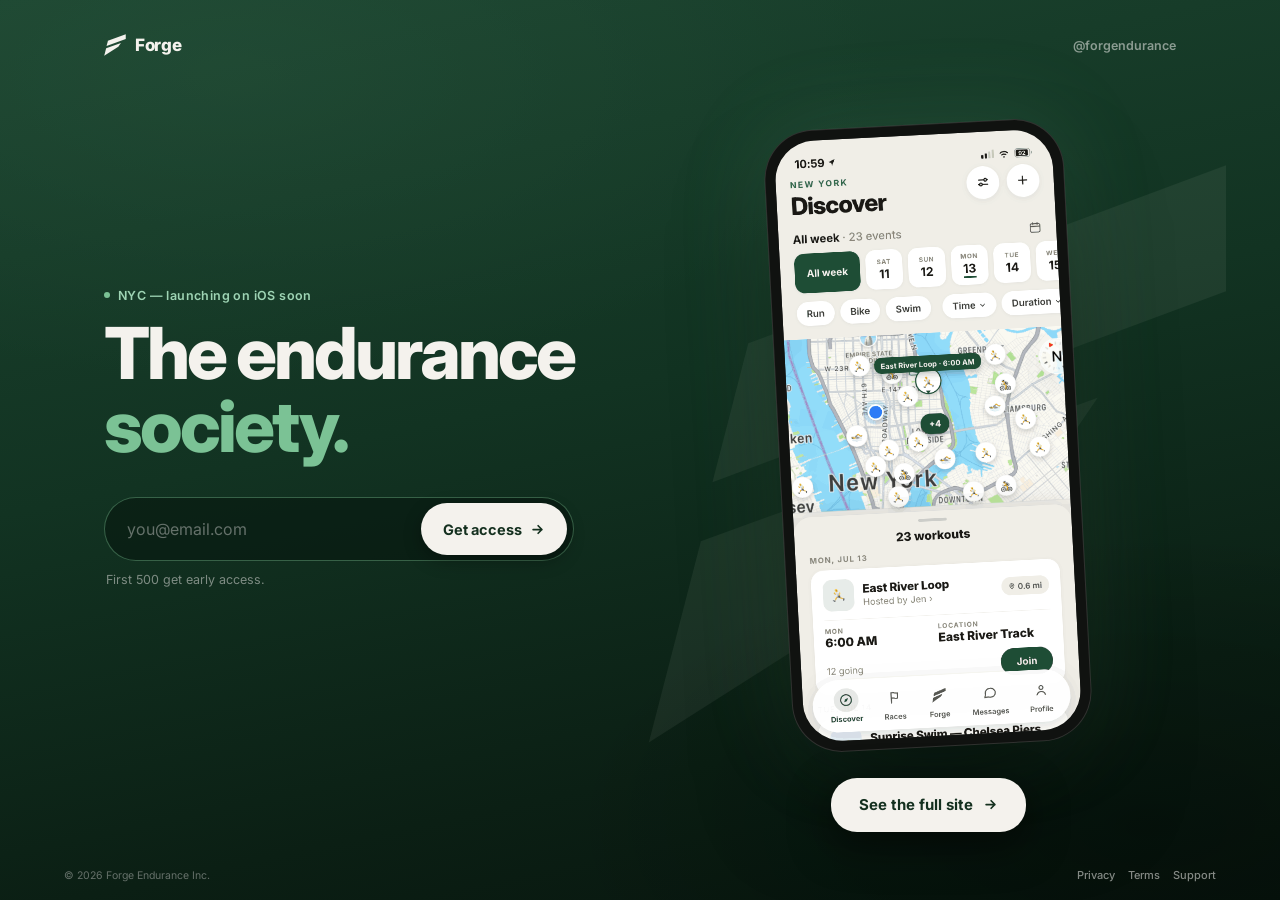
<file: waitlist/index.html>
<!doctype html>
<html lang="en">
<head>
<meta charset="utf-8">
<title>Forge — Join the Waitlist</title>
<meta name="viewport" content="width=device-width,initial-scale=1,maximum-scale=1">
<link rel="preconnect" href="https://fonts.googleapis.com">
<link rel="preconnect" href="https://fonts.gstatic.com" crossorigin>
<link href="https://fonts.googleapis.com/css2?family=Inter:ital,opsz,wght@0,14..32,400..900&display=swap" rel="stylesheet">
<style>
/* forgendurance.com/waitlist — V2 "Product peek": email up top, the app rises from the fold */
*, *::before, *::after { box-sizing: border-box; }
html, body { margin: 0; padding: 0; overflow-x: clip; }
body { font-family: "Inter", -apple-system, system-ui, sans-serif; background: #040A07; -webkit-font-smoothing: antialiased; }
a { color: #9ED4B4; text-decoration: none; }
a:hover { color: #F4F2ED; }
button, input { font-family: inherit; }

.page {
  position: relative; width: 100%; max-width: 430px; margin: 0 auto;
  height: 100svh; min-height: 640px; display: flex; flex-direction: column; overflow: hidden;
  background: linear-gradient(168deg, #1C4530 0%, #123322 44%, #0B1F14 78%, #07140D 100%);
}
@media (min-width: 500px) { .page { box-shadow: 0 0 120px rgba(0,0,0,0.55); } }
.grain { position: absolute; inset: 0; pointer-events: none; opacity: 0.5;
  background: radial-gradient(90% 60% at 18% 8%, rgba(123,194,149,0.13), transparent 60%),
              radial-gradient(70% 50% at 90% 92%, rgba(0,0,0,0.5), transparent 65%); }
.inner { position: relative; display: flex; flex-direction: column; flex: 1; min-height: 0; padding: 22px 26px 0; }

.top { display: flex; align-items: center; justify-content: space-between; }
.brand { display: flex; align-items: center; gap: 9px; color: #F4F2ED; font-size: 17px; font-weight: 800; letter-spacing: -0.3px; }
.top .ig { font-size: 12.5px; font-weight: 600; color: rgba(237,236,234,0.55); }
.top .ig:hover { color: #9ED4B4; }

.kicker { display: flex; align-items: center; gap: 8px; margin: 36px 0 14px; font-size: 12.5px; font-weight: 600; letter-spacing: 0.4px; color: #9ED4B4; animation: riseIn 0.6s cubic-bezier(.16,1,.3,1) 0.5s both; }
.kicker .dot { width: 6px; height: 6px; border-radius: 50%; background: #7BC295; animation: pulseDot 2.2s ease-in-out infinite; }
@keyframes pulseDot { 0%, 100% { opacity: 1; } 50% { opacity: 0.3; } }
h1 { margin: 0; font-size: clamp(38px, 10.5vw, 44px); line-height: 1.02; font-weight: 800; letter-spacing: -1.8px; color: #F4F2ED; animation: riseIn 0.7s cubic-bezier(.16,1,.3,1) 0.15s both; }
h1 .accent { color: #7BC295; }
@keyframes riseIn { from { opacity: 0; transform: translateY(14px); } to { opacity: 1; transform: none; } }

.cta-line { margin-top: 24px; max-width: 400px; animation: riseIn 0.7s cubic-bezier(.16,1,.3,1) 0.35s both; }
.cta-field { position: relative; display: flex; align-items: center; height: 60px; border-radius: 30px; background: rgba(7,20,13,0.55); border: 1px solid rgba(123,194,149,0.4); transition: border-color 0.25s ease; animation: ctaBreathe 3.6s ease-in-out 2s infinite; }
@keyframes ctaBreathe { 0%, 100% { box-shadow: 0 0 24px 0 rgba(123,194,149,0.10); } 50% { box-shadow: 0 0 34px 4px rgba(123,194,149,0.26); } }
.cta-field:focus-within { border-color: rgba(123,194,149,0.65); }
.cta-field input { flex: 1; min-width: 0; height: 100%; background: none; border: none; padding: 0 12px 0 22px; color: #F4F2ED; font-size: 16px; }
.cta-field input::placeholder { color: rgba(237,236,234,0.4); }
.cta-field input:focus { outline: none; }
.cta-field .go { flex: none; margin-right: 6px; height: 48px; padding: 0 19px; border-radius: 24px; border: none; cursor: pointer; background: #F4F2ED; color: #14301F; display: flex; align-items: center; gap: 8px; font-size: 14px; font-weight: 700; white-space: nowrap; box-shadow: 0 6px 18px rgba(0,0,0,0.3); transition: transform 0.25s cubic-bezier(.16,1,.3,1), background 0.25s ease; }
.cta-field .go:hover { background: #FFFFFF; }
.cta-field .go:active { transform: scale(0.92); }
.cta-hint { margin: 11px 2px 0; font-size: 12.5px; color: rgba(237,236,234,0.5); }

/* step 2: optional name + city */
.cta-more { display: none; }
.cta-line.step2 .cta-form, .cta-line.step2 .cta-hint { display: none; }
.cta-line.step2 .cta-more { display: block; animation: riseIn 0.5s cubic-bezier(.16,1,.3,1) both; }
.more-head { margin: 2px 2px 12px; font-size: 14.5px; color: rgba(237,236,234,0.7); }
.more-head b { color: #9ED4B4; }
.more-row { display: flex; gap: 8px; }
.more-input { flex: 1; min-width: 0; height: 50px; border-radius: 25px; padding: 0 20px; background: rgba(7,20,13,0.5); border: 1px solid rgba(244,242,237,0.22); color: #F4F2ED; font-size: 16px; }
.more-input::placeholder { color: rgba(237,236,234,0.4); }
.more-input:focus { outline: none; border-color: rgba(123,194,149,0.65); }
.more-btn { width: 100%; height: 50px; margin-top: 8px; border-radius: 25px; border: none; cursor: pointer; background: #F4F2ED; color: #14301F; font-size: 15px; font-weight: 700; }
.more-btn:active { transform: scale(0.98); }
.more-skip { width: 100%; height: 38px; margin-top: 2px; border: none; background: none; cursor: pointer; color: rgba(237,236,234,0.5); font-size: 13px; font-weight: 500; }
.more-skip:hover { color: rgba(237,236,234,0.75); }

/* success */
.cta-done { display: none; align-items: center; gap: 12px; padding: 4px 2px; }
.cta-done .check-ring { flex: none; width: 44px; height: 44px; border-radius: 50%; background: linear-gradient(160deg, #4F9472, #1E4D35); display: flex; align-items: center; justify-content: center; }
.cta-done .check-ring svg path { stroke-dasharray: 26; stroke-dashoffset: 26; }
.cta-line.done .cta-form, .cta-line.done .cta-hint, .cta-line.done .cta-more { display: none; }
.cta-line.done .cta-done { display: flex; }
.cta-line.done .check-ring svg path { animation: drawCheck 0.4s cubic-bezier(.2,.7,.3,1) 0.15s both; }
@keyframes drawCheck { to { stroke-dashoffset: 0; } }
.cta-done b { display: block; color: #F4F2ED; font-size: 15px; font-weight: 700; }
.cta-done p { margin: 2px 0 0; color: rgba(237,236,234,0.6); font-size: 13px; }

/* ── the peek: app rises from the bottom of the fold ── */
.peek { position: relative; flex: 1; min-height: 0; margin: 26px -26px 0; display: flex; justify-content: center; animation: peekUp 1s cubic-bezier(.16,1,.3,1) 0.6s both; }
@keyframes peekUp { from { opacity: 0; transform: translateY(120px); } to { opacity: 1; transform: none; } }
.peek-phone { width: min(272px, 66vw); border-radius: 40px 40px 0 0; background: #101210; padding: 9px 9px 0; box-shadow: 0 -20px 60px rgba(0,0,0,0.45); }
.peek-phone img { width: 100%; display: block; border-radius: 32px 32px 0 0; }
.peek-fade { position: absolute; inset: auto 0 0; height: 150px; background: linear-gradient(to top, rgba(4,10,7,0.88), transparent); pointer-events: none; }
.peek-mark { display: none; }
.peek-btn { position: absolute; left: 50%; bottom: 54px; transform: translateX(-50%); display: flex; align-items: center; gap: 10px; height: 52px; padding: 0 26px; border-radius: 26px; background: #F4F2ED; color: #14301F; font-size: 14.5px; font-weight: 700; white-space: nowrap; box-shadow: 0 14px 40px rgba(0,0,0,0.5); transition: transform 0.25s cubic-bezier(.16,1,.3,1), background 0.25s ease; }
.peek-btn:hover { background: #FFFFFF; color: #14301F; transform: translateX(-50%) scale(1.04); }
.peek-btn:active { transform: translateX(-50%) scale(0.96); }

/* legal strip pinned to the bottom of the page */
.legal { position: absolute; left: 0; right: 0; bottom: 0; z-index: 2; display: flex; align-items: center; justify-content: space-between; padding: 0 26px 14px; }
.legal small { color: rgba(237,236,234,0.4); font-size: 10.5px; }
.legal .links { display: flex; gap: 13px; }
.legal .links a { font-size: 11px; font-weight: 500; color: rgba(237,236,234,0.55); }
.legal .links a:hover { color: #9ED4B4; }

@media (prefers-reduced-motion: reduce) {
  .kicker, h1, .cta-line, .peek { animation: none !important; opacity: 1 !important; transform: none !important; }
  .cta-field, .kicker .dot { animation: none !important; }
}

/* ── desktop: headline + form left, phone peek right ── */
@media (min-width: 900px) {
  .page { max-width: none; box-shadow: none; }
  .inner {
    display: grid; grid-template-columns: 1.05fr 1fr; grid-template-rows: auto 1fr;
    column-gap: 56px; width: 100%; max-width: 1200px; margin: 0 auto;
    padding: 34px 64px 0;
  }
  .top { grid-column: 1 / -1; }
  .hero-l { grid-column: 1; grid-row: 2; display: flex; flex-direction: column; justify-content: center; padding-bottom: 9vh; }
  .kicker { margin-top: 0; }
  h1 { font-size: clamp(56px, 5.6vw, 76px); letter-spacing: -3px; max-width: 9em; }
  .cta-line { max-width: 470px; margin-top: 34px; }
  .cta-field { height: 64px; border-radius: 32px; }
  .cta-field .go { height: 52px; border-radius: 26px; padding: 0 22px; font-size: 14.5px; }
  .peek { grid-column: 2; grid-row: 2; margin: 0; flex-direction: column; align-items: center; justify-content: center; gap: 30px; }
  .peek-mark { display: block; position: absolute; width: 590px; height: 590px; top: 50%; left: 52%; transform: translate(-50%, -54%); pointer-events: none; }
  .peek-phone {
    position: relative; width: min(300px, 24vw); max-height: calc(100svh - 250px); overflow: hidden;
    border-radius: 50px; padding: 10px; transform: rotate(-3deg);
    border: 1px solid rgba(244,242,237,0.14);
    box-shadow: 0 60px 110px -24px rgba(2,8,5,0.6), 0 0 90px rgba(123,194,149,0.15);
  }
  .peek-phone img { border-radius: 40px; }
  .peek-fade { display: none; }
  .peek-btn { position: relative; left: auto; bottom: auto; transform: none; height: 54px; padding: 0 28px; font-size: 15px; }
  .peek-btn:hover { transform: scale(1.05); }
  .peek-btn:active { transform: scale(0.96); }
  .legal { padding: 0 64px 18px; }
}
</style>
</head>
<body>

<!-- Netlify Forms detection (hidden) -->
<form name="waitlist" data-netlify="true" netlify-honeypot="bot-field" hidden aria-hidden="true">
  <input type="hidden" name="form-name" value="waitlist">
  <input type="email" name="email">
  <input type="text" name="name">
  <input type="text" name="city">
  <input type="text" name="source">
  <input type="text" name="bot-field">
</form>

<div class="page" data-screen-label="Waitlist page">
  <div class="grain"></div>
  <div class="inner">
    <div class="top">
      <span class="brand">
        <svg width="22" height="22" viewBox="245 245 510 510" aria-hidden="true">
          <path d="M336 404L749 250L749 359L305 524Z" fill="#F4F2ED"></path>
          <path d="M295 575L638 451L576 542L250 749Z" fill="#F4F2ED"></path>
        </svg>
        Forge
      </span>
      <a class="ig" href="https://instagram.com/forgendurance">@forgendurance</a>
    </div>

    <div class="hero-l">
    <p class="kicker"><span class="dot"></span>NYC — launching on iOS soon</p>
    <h1>The endurance <span class="accent">society.</span></h1>

    <div class="cta-line" id="cta">
      <form class="cta-form" novalidate>
        <div class="cta-field">
          <input type="email" inputmode="email" autocomplete="email" placeholder="you@email.com" aria-label="Email address">
          <button class="go" type="submit">
            Get access
            <svg width="15" height="15" viewBox="0 0 24 24" fill="none" stroke="currentColor" stroke-width="2.8" stroke-linecap="round" stroke-linejoin="round"><path d="M5 12h14M13 6l6 6-6 6"></path></svg>
          </button>
        </div>
      </form>
      <p class="cta-hint">First 500 get early access.</p>
      <div class="cta-more">
        <p class="more-head"><b>You're in.</b> Want us to match you faster?</p>
        <div class="more-row">
          <input class="more-input" type="text" autocomplete="given-name" placeholder="First name" aria-label="First name">
          <input class="more-input" type="text" autocomplete="address-level2" placeholder="City" aria-label="City">
        </div>
        <button class="more-btn" type="button">Done</button>
        <button class="more-skip" type="button">Skip — email is enough</button>
      </div>
      <div class="cta-done">
        <span class="check-ring"><svg width="20" height="20" viewBox="0 0 24 24" fill="none" stroke="#F4F2ED" stroke-width="2.8" stroke-linecap="round" stroke-linejoin="round"><path d="M5 13l4 4L19 7"></path></svg></span>
        <div><b>You're on the list.</b><p>See you at the start line.</p></div>
      </div>
    </div>
    </div>

    <div class="peek">
      <svg class="peek-mark" viewBox="245 245 510 510" aria-hidden="true">
        <path d="M336 404L749 250L749 359L305 524Z" fill="rgba(244,242,237,0.06)"></path>
        <path d="M295 575L638 451L576 542L250 749Z" fill="rgba(244,242,237,0.06)"></path>
      </svg>
      <div class="peek-phone"><img src="../site/screens/discover-nyc-final.png" alt="Forge Discover tab — group runs on a map of NYC"></div>
      <div class="peek-fade"></div>
      <a class="peek-btn" href="../index.html">
        See the full site
        <svg width="15" height="15" viewBox="0 0 24 24" fill="none" stroke="currentColor" stroke-width="2.8" stroke-linecap="round" stroke-linejoin="round"><path d="M5 12h14M13 6l6 6-6 6"></path></svg>
      </a>
    </div>
  </div>
  <div class="legal">
    <small>© 2026 Forge Endurance Inc.</small>
    <div class="links">
      <a href="../site/privacy.html">Privacy</a>
      <a href="../site/terms.html">Terms</a>
      <a href="../site/support.html">Support</a>
    </div>
  </div>
</div>

<script>
// waitlist capture → Netlify Forms (same 'waitlist' form as the landing page)
(function () {
  var line = document.getElementById('cta');
  var form = line.querySelector('form');
  var submitted = false;
  var pending = false;

  function encode(data) {
    return Object.keys(data).map(function (k) {
      return encodeURIComponent(k) + '=' + encodeURIComponent(data[k] || '');
    }).join('&');
  }
  function payload() {
    var emailEl = form.querySelector('input');
    var mores = line.querySelectorAll('.more-input');
    return {
      'form-name': 'waitlist',
      email: emailEl ? (emailEl.value || '').trim() : '',
      name: mores[0] ? (mores[0].value || '').trim() : '',
      city: mores[1] ? (mores[1].value || '').trim() : '',
      source: window.location.pathname,
      'bot-field': ''
    };
  }
  function submitWaitlist(beacon) {
    if (submitted) return;
    var data = payload();
    if (!data.email) return;
    submitted = true;
    pending = false;
    var body = encode(data);
    var type = 'application/x-www-form-urlencoded';
    if (beacon && navigator.sendBeacon) {
      try { navigator.sendBeacon('/', new Blob([body], { type: type })); return; } catch (e) { /* fall through */ }
    }
    fetch('/', { method: 'POST', headers: { 'Content-Type': type }, body: body })
      .catch(function () { /* never block the UI on a failed capture */ });
  }
  // if they enter an email then leave without finishing step 2, still capture it
  window.addEventListener('pagehide', function () { if (pending) submitWaitlist(true); });

  form.addEventListener('submit', function (ev) {
    ev.preventDefault();
    var input = form.querySelector('input');
    var val = (input.value || '').trim();
    if (!val || val.indexOf('@') < 1 || val.indexOf('.') < 0) {
      var field = form.querySelector('.cta-field');
      field.style.borderColor = 'rgba(224,116,88,0.8)';
      input.focus();
      setTimeout(function () { field.style.borderColor = ''; }, 1600);
      return;
    }
    pending = true;
    line.classList.add('step2');
    var first = line.querySelector('.more-input');
    if (first) first.focus();
  });
  var finish = function () {
    submitWaitlist();
    line.classList.remove('step2');
    line.classList.add('done');
  };
  line.querySelector('.more-btn').addEventListener('click', finish);
  line.querySelector('.more-skip').addEventListener('click', finish);
  line.querySelectorAll('.more-input').forEach(function (mi) {
    mi.addEventListener('keydown', function (e) { if (e.key === 'Enter') finish(); });
  });
})();
</script>
</body>
</html>
</file>
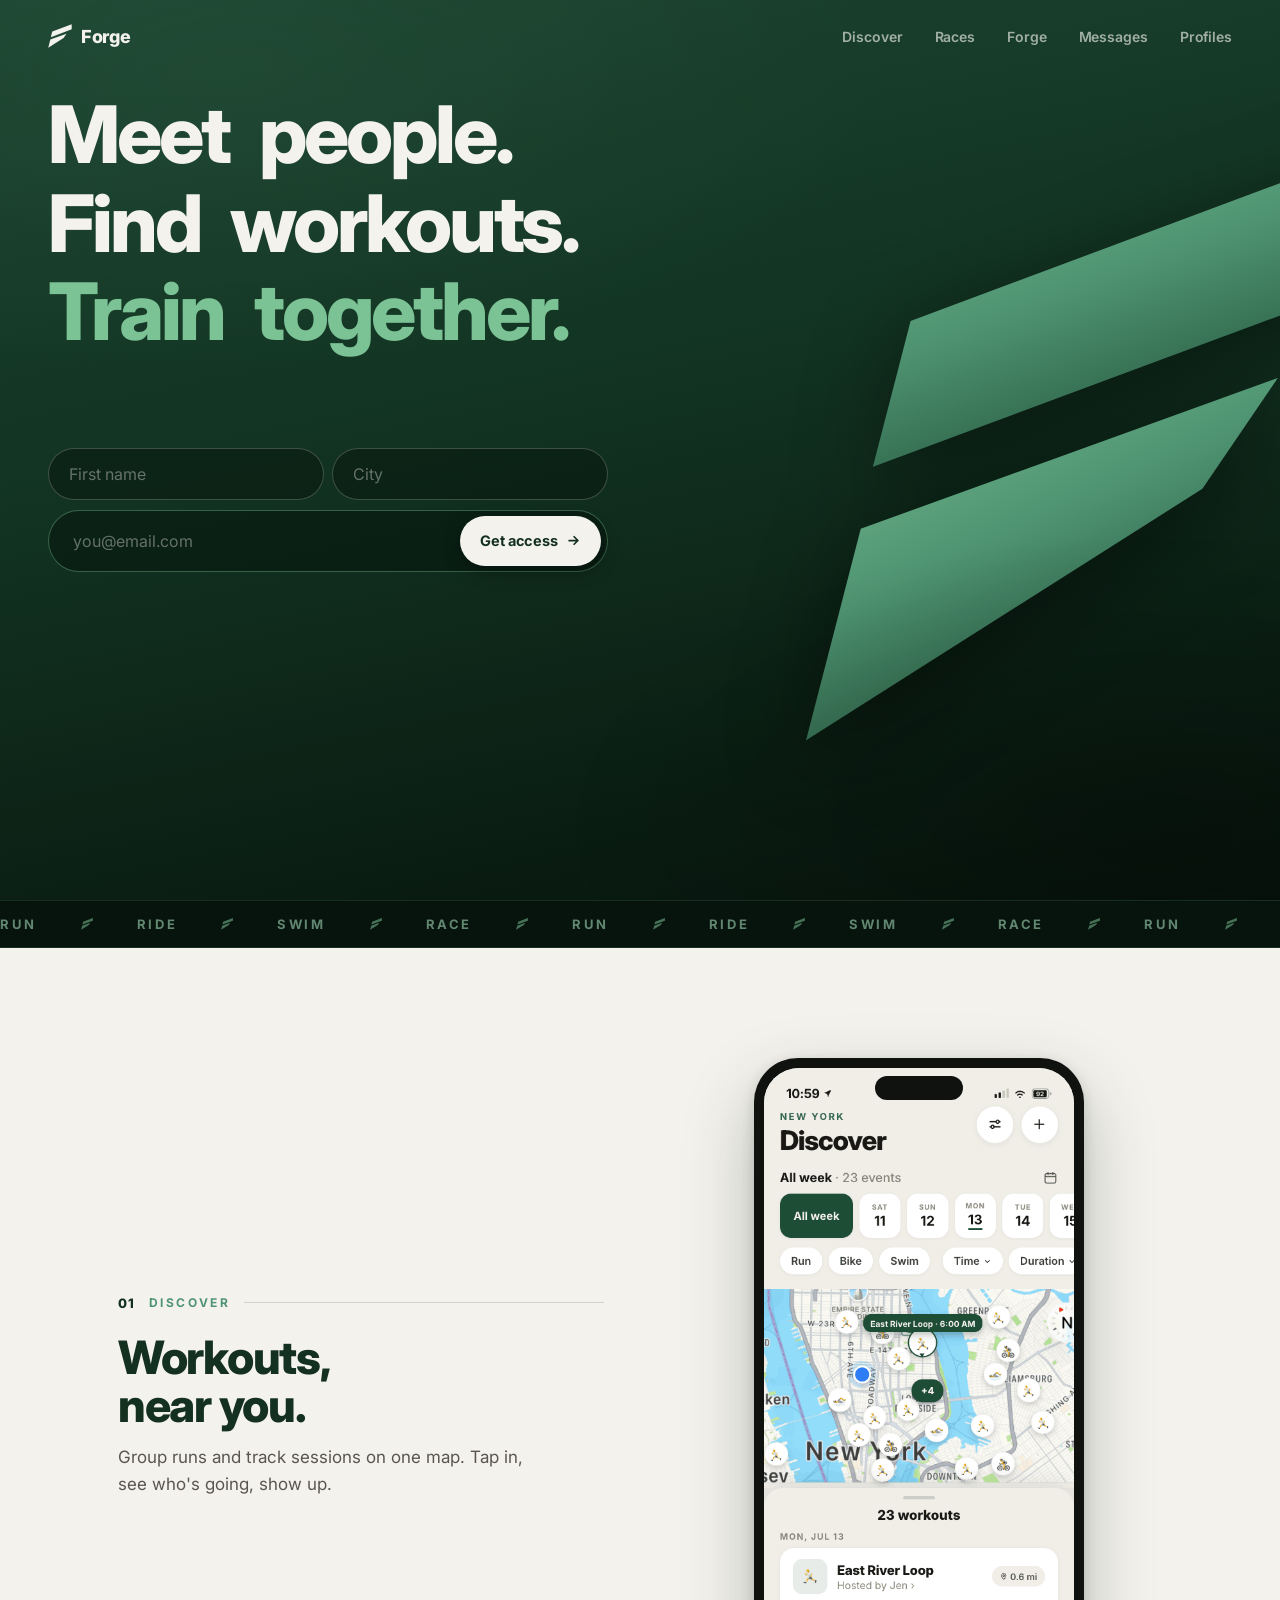
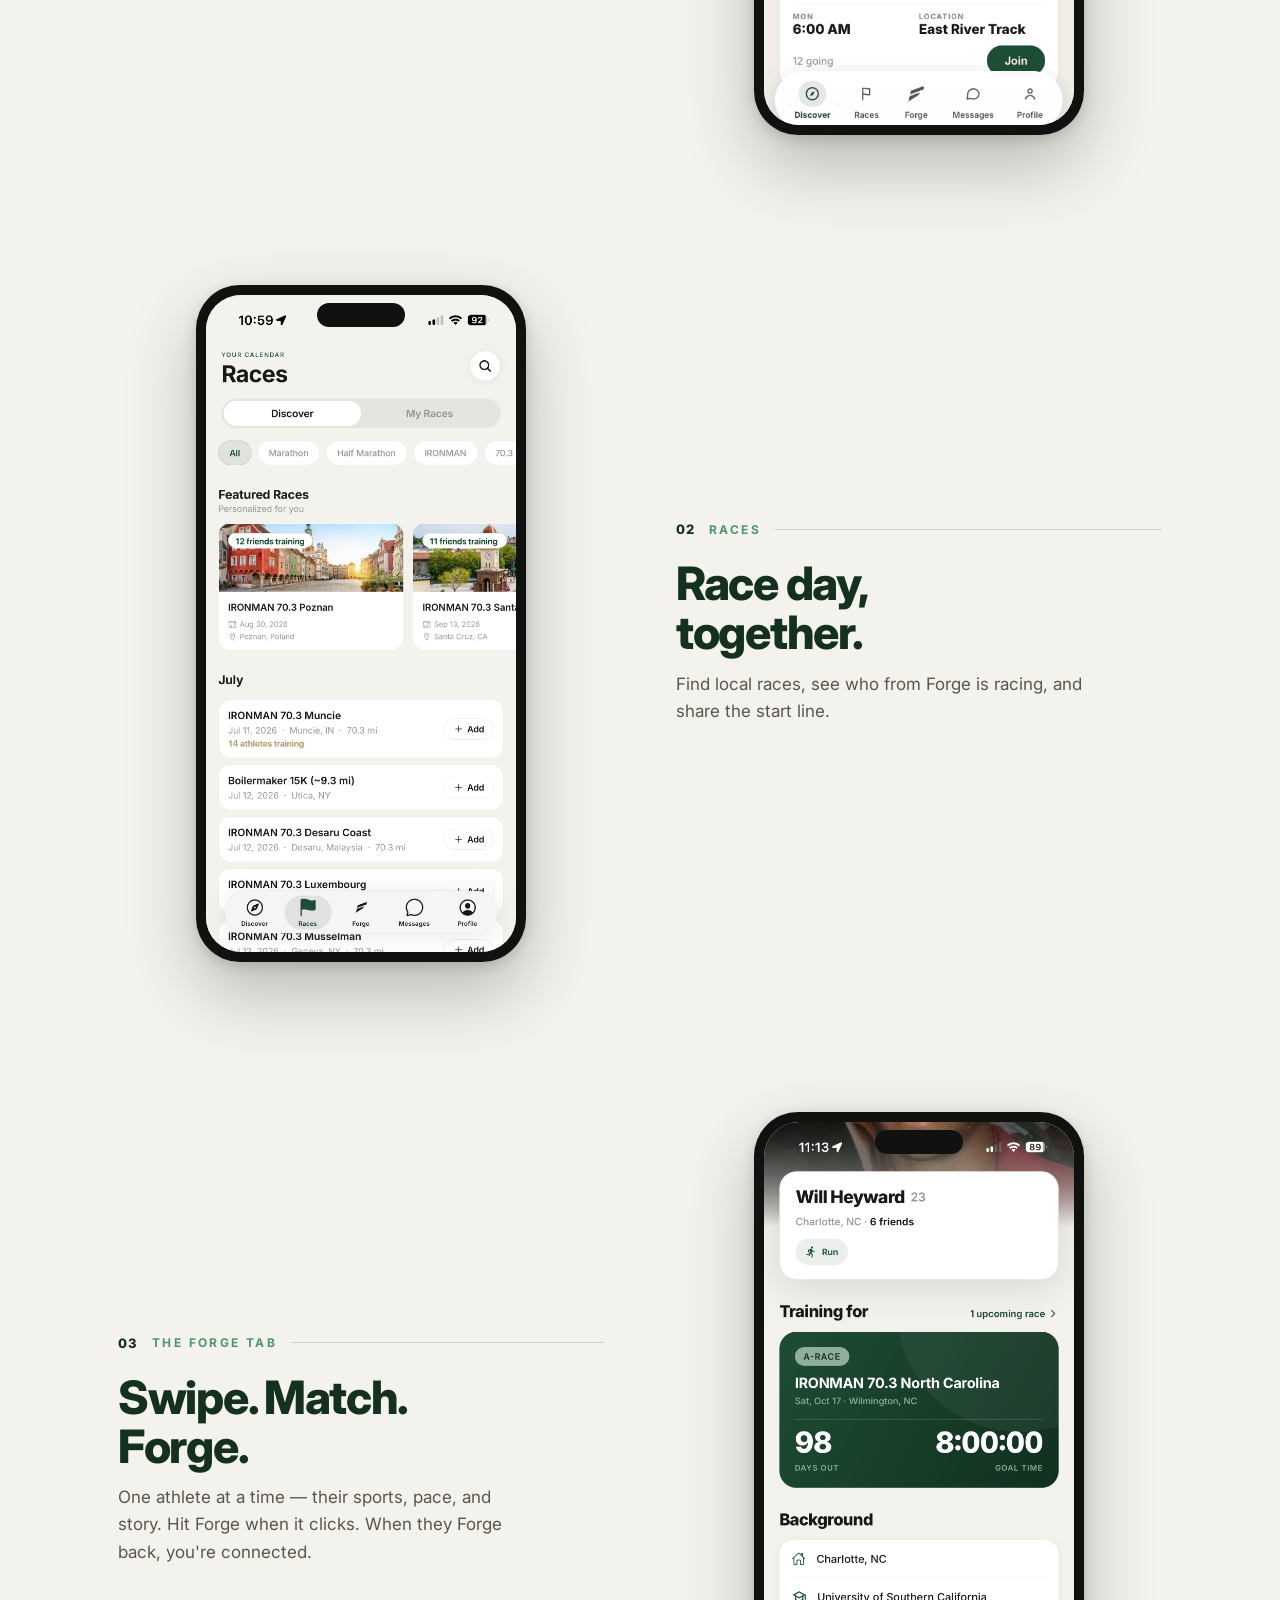
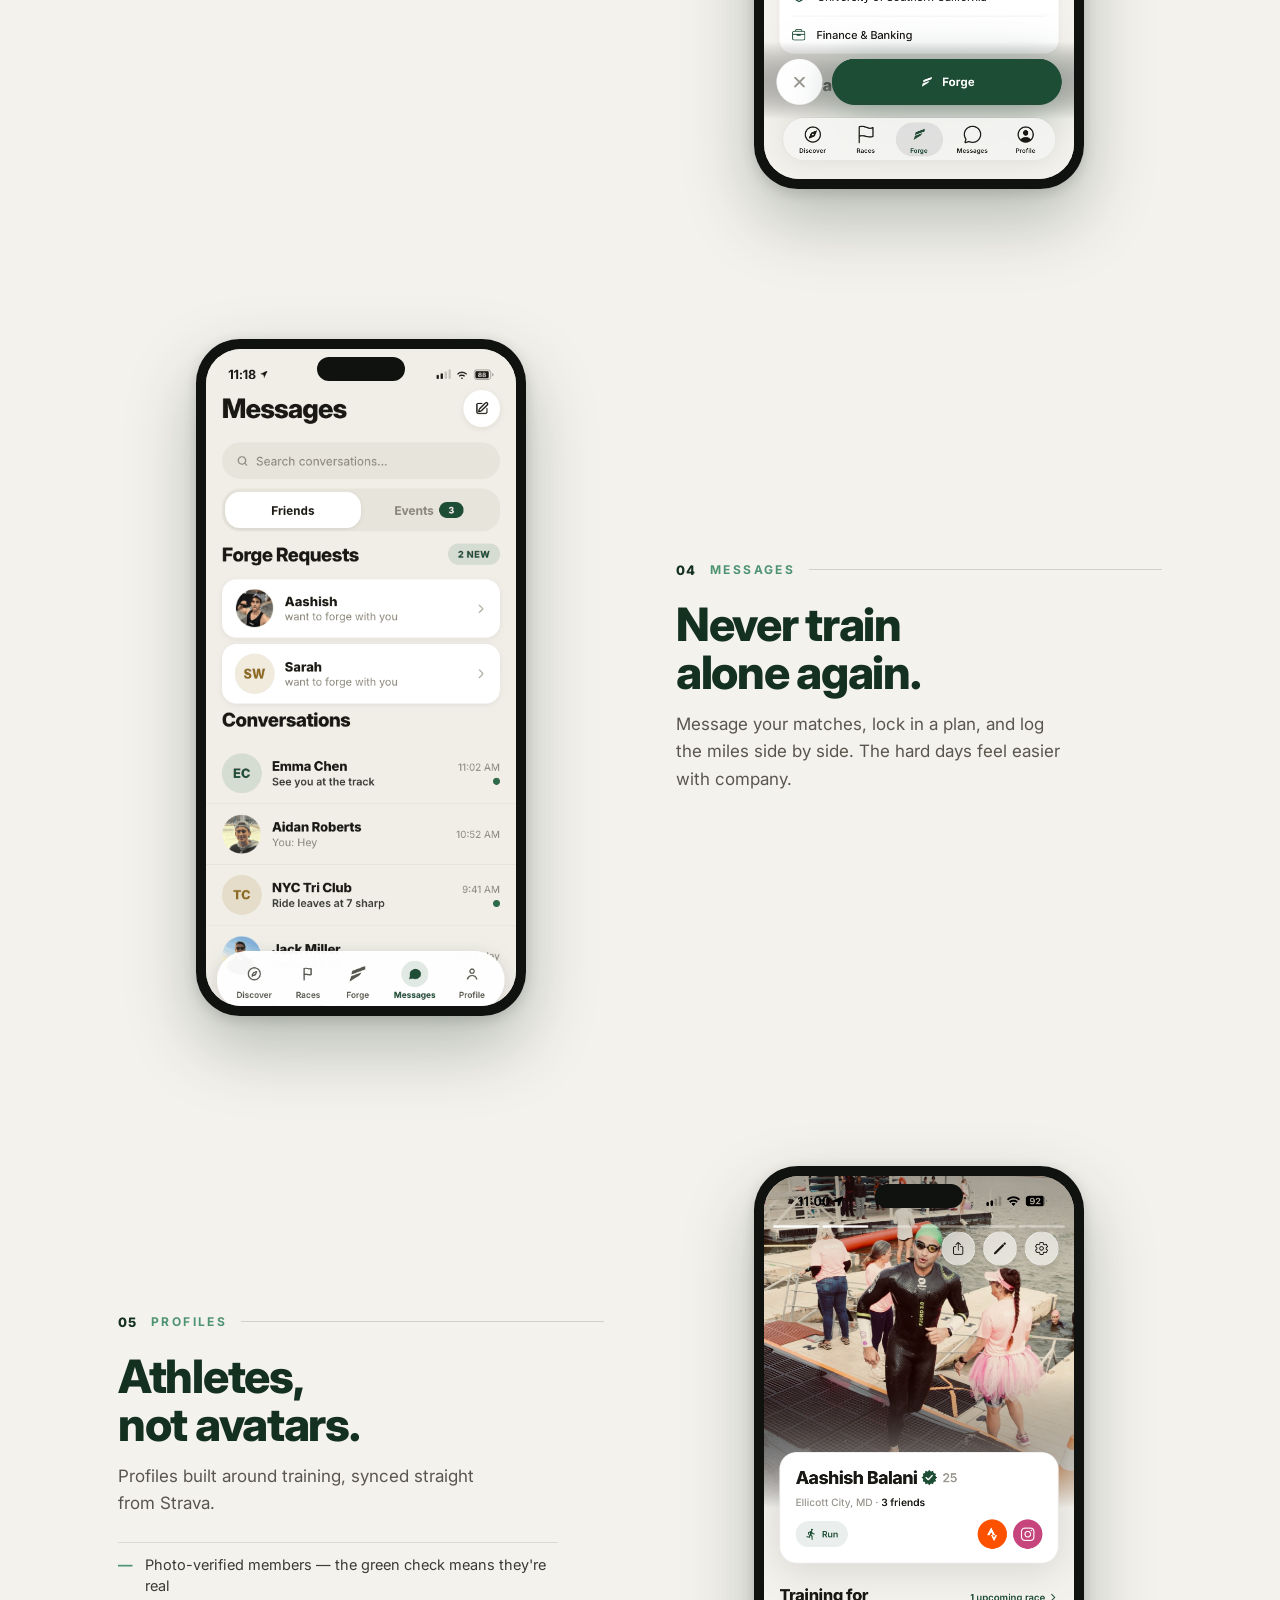
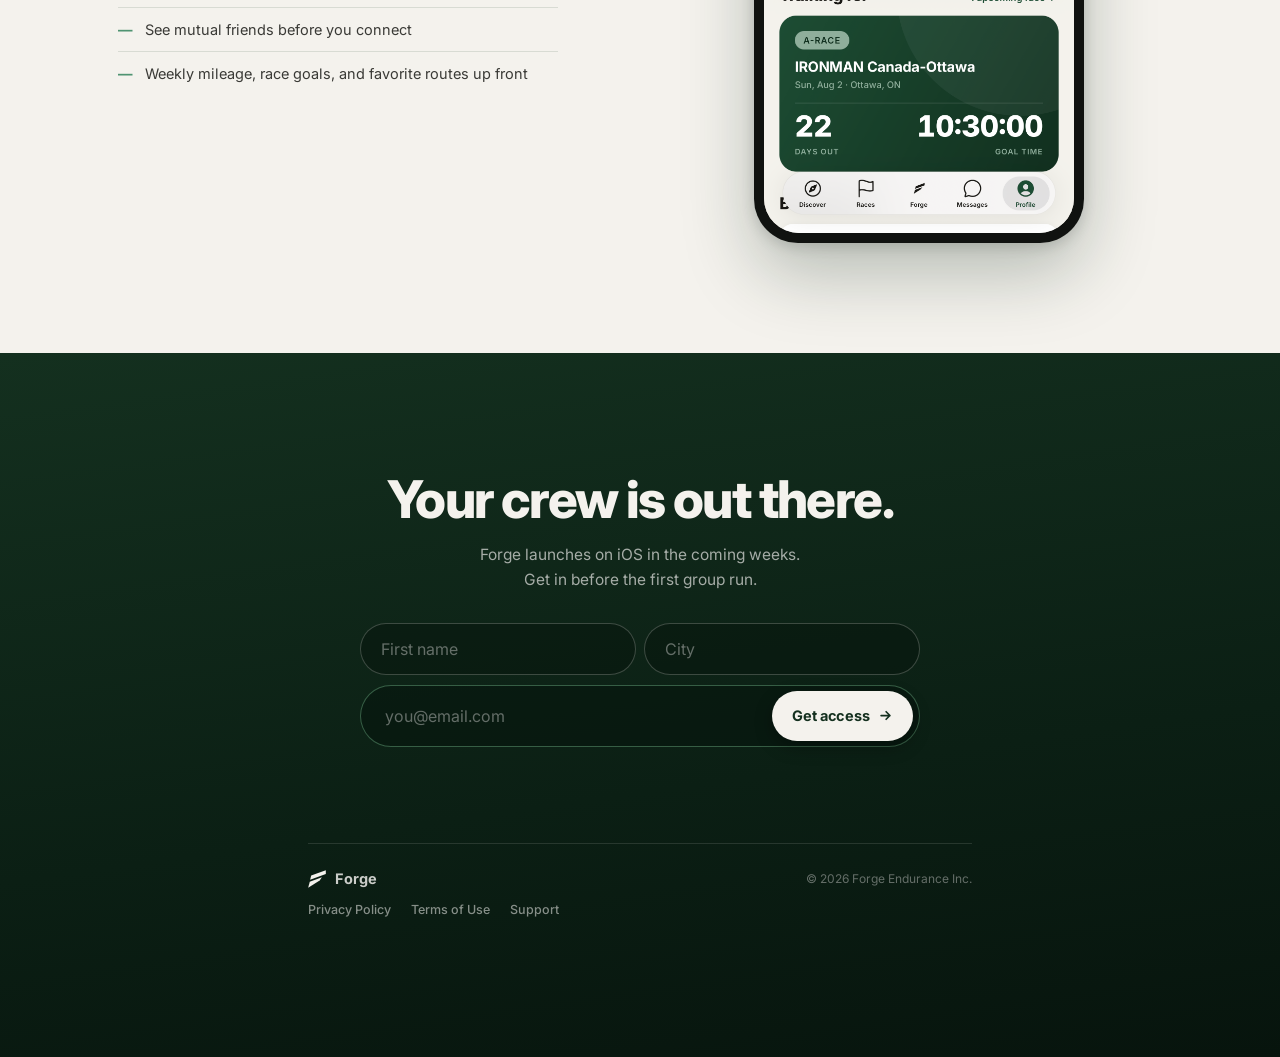
<file: Website V5 - Jul 11 (With Aidan Input)/index.html>
<!doctype html>
<html lang="en">
<head>
<meta charset="utf-8">
<title>Forge — Meet people. Find workouts. Train together.</title>
<meta name="description" content="Forge connects runners and endurance athletes near you — matched to your pace, your sports, and your goals. Launching soon on iOS.">
<meta name="viewport" content="width=device-width,initial-scale=1,maximum-scale=1">
<link rel="preconnect" href="https://fonts.googleapis.com">
<link rel="preconnect" href="https://fonts.gstatic.com" crossorigin>
<link href="https://fonts.googleapis.com/css2?family=Inter:ital,opsz,wght@0,14..32,400..900&display=swap" rel="stylesheet">
<link rel="stylesheet" href="site/forge-site-v3.css">
</head>
<body>

<!-- Netlify Forms detection (hidden) -->
<form name="waitlist" data-netlify="true" netlify-honeypot="bot-field" hidden aria-hidden="true">
  <input type="hidden" name="form-name" value="waitlist">
  <input type="email" name="email">
  <input type="text" name="name">
  <input type="text" name="city">
  <input type="text" name="source">
  <input type="text" name="bot-field">
</form>

<div class="page">

<!-- ═══════════ TOP BAR ═══════════ -->
<nav class="topbar" id="topbar" data-screen-label="Nav">
  <div class="bar">
    <a href="#top" class="brand" style="color:#F4F2ED;">
      <svg width="24" height="24" viewBox="245 245 510 510" aria-hidden="true">
        <path d="M336 404L749 250L749 359L305 524Z" fill="#F4F2ED"></path>
        <path d="M295 575L638 451L576 542L250 749Z" fill="#F4F2ED"></path>
      </svg>
      <span class="wordmark">Forge</span>
    </a>
    <nav class="topnav" aria-label="Sections">
      <a href="#discover">Discover</a>
      <a href="#races">Races</a>
      <a href="#forge">Forge</a>
      <a href="#together">Messages</a>
      <a href="#meet">Profiles</a>
    </nav>
  </div>
</nav>

<!-- ═══════════ HERO ═══════════ -->
<header class="hero" id="top" data-screen-label="Hero">
  <!-- double mark, à la app welcome screen: faint echo behind + gradient mark with drop shadow -->
  <div class="mark-duo" aria-hidden="true">
    <svg class="m-echo" viewBox="245 245 510 510">
      <path d="M336 404L749 250L749 359L305 524Z" fill="rgba(244,242,237,0.07)"></path>
      <path d="M295 575L638 451L576 542L250 749Z" fill="rgba(244,242,237,0.07)"></path>
    </svg>
    <svg class="m-front" viewBox="245 245 510 510">
      <defs>
        <linearGradient id="mgrad" x1="0" y1="0" x2="0.6" y2="1">
          <stop offset="0" stop-color="#7BC295"></stop>
          <stop offset="0.5" stop-color="#4F9472"></stop>
          <stop offset="1" stop-color="#1E4D35"></stop>
        </linearGradient>
      </defs>
      <path d="M336 404L749 250L749 359L305 524Z" fill="url(#mgrad)"></path>
      <path d="M295 575L638 451L576 542L250 749Z" fill="url(#mgrad)"></path>
    </svg>
  </div>
  <div class="hero-grain"></div>

  <div class="shell hero-inner">
    <div class="hero-main">
      <h1 class="h-title">
        <span><i>Meet</i></span>
        <span><i>people.</i></span>
        <span><i>Find</i></span>
        <span><i>workouts.</i></span>
        <span><i class="accent">Train</i></span>
        <span><i class="accent">together.</i></span>
      </h1>
    </div>

    <div class="cta-line" id="cta-top">
      <form class="cta-form" novalidate>
        <div class="cta-field">
          <input type="email" inputmode="email" autocomplete="email" placeholder="you@email.com" aria-label="Email address">
          <button class="go" type="submit">
            Get access
            <svg width="15" height="15" viewBox="0 0 24 24" fill="none" stroke="currentColor" stroke-width="2.8" stroke-linecap="round" stroke-linejoin="round"><path d="M5 12h14M13 6l6 6-6 6"></path></svg>
          </button>
        </div>
      </form>
      <div class="cta-more">
        <p class="more-head"><b>You're in.</b> Want us to match you faster?</p>
        <div class="more-row">
          <input class="more-input" type="text" autocomplete="given-name" placeholder="First name" aria-label="First name">
          <input class="more-input" type="text" autocomplete="address-level2" placeholder="City" aria-label="City">
        </div>
        <button class="more-btn" type="button">Done</button>
        <button class="more-skip" type="button">Skip — email is enough</button>
      </div>
      <div class="cta-done">
        <span class="check-ring"><svg width="20" height="20" viewBox="0 0 24 24" fill="none" stroke="#F4F2ED" stroke-width="2.8" stroke-linecap="round" stroke-linejoin="round"><path d="M5 13l4 4L19 7"></path></svg></span>
        <div><b>You're on the list.</b><p>See you at the start line.</p></div>
      </div>
    </div>
  </div>
</header>

<!-- ═══════════ TICKER ═══════════ -->
<div class="ticker" aria-hidden="true">
  <div class="tick-track" id="ticker-track">
    <span>Run<svg width="12" height="12" viewBox="245 245 510 510"><path d="M336 404L749 250L749 359L305 524Z" fill="#7BC295"></path><path d="M295 575L638 451L576 542L250 749Z" fill="#7BC295"></path></svg>Ride<svg width="12" height="12" viewBox="245 245 510 510"><path d="M336 404L749 250L749 359L305 524Z" fill="#7BC295"></path><path d="M295 575L638 451L576 542L250 749Z" fill="#7BC295"></path></svg>Swim<svg width="12" height="12" viewBox="245 245 510 510"><path d="M336 404L749 250L749 359L305 524Z" fill="#7BC295"></path><path d="M295 575L638 451L576 542L250 749Z" fill="#7BC295"></path></svg>Race<svg width="12" height="12" viewBox="245 245 510 510"><path d="M336 404L749 250L749 359L305 524Z" fill="#7BC295"></path><path d="M295 575L638 451L576 542L250 749Z" fill="#7BC295"></path></svg></span>
  </div>
</div>

<!-- ═══════════ FEATURES — app tab order: Discover, Races, Forge, Messages, Profile ═══════════ -->
<main class="features">

  <!-- 01 · Discover -->
  <section class="feature shell" id="discover" data-screen-label="01 Discover">
    <div class="rv">
      <div class="f-rule"><span class="n">01</span><span class="l">Discover</span></div>
      <h2 class="f-title">Workouts,<br>near you.</h2>
      <p class="f-sub">Group runs and track sessions on one map. Tap in, see who's going, show up.</p>
    </div>
    <div class="phone-wrap rv d1">
      <div class="phone tilt-l">
        <div class="screen"><img class="screen-img" src="site/screens/discover-nyc-final.png" alt="Discover tab screenshot"></div>
      </div>
    </div>
  </section>

  <!-- 02 · Races -->
  <section class="feature shell" id="races" data-screen-label="02 Races">
    <div class="rv">
      <div class="f-rule"><span class="n">02</span><span class="l">Races</span></div>
      <h2 class="f-title">Race day,<br>together.</h2>
      <p class="f-sub">Find local races, see who from Forge is racing, and share the start line.</p>
    </div>
    <div class="phone-wrap rv d1">
      <div class="phone tilt-r">
        <div class="screen"><img class="screen-img" src="site/screens/races-real-final.png" alt="Races screenshot"></div>
      </div>
    </div>
  </section>

  <!-- 03 · Forge tab -->
  <section class="feature shell" id="forge" data-screen-label="03 Forge">
    <div class="rv">
      <div class="f-rule"><span class="n">03</span><span class="l">The Forge tab</span></div>
      <h2 class="f-title">Swipe. Match.<br>Forge.</h2>
      <p class="f-sub">One athlete at a time — their sports, pace, and story. Hit Forge when it clicks. When they Forge back, you're connected.</p>
    </div>
    <div class="phone-wrap rv d1">
      <div class="phone tilt-l">
        <div class="screen"><img class="screen-img" src="site/screens/forge-swipe-will.png" alt="Forge tab screenshot"></div>
      </div>
    </div>
  </section>

  <!-- 04 · Messages -->
  <section class="feature shell" id="together" data-screen-label="04 Messages">
    <div class="rv">
      <div class="f-rule"><span class="n">04</span><span class="l">Messages</span></div>
      <h2 class="f-title">Never train<br>alone again.</h2>
      <p class="f-sub">Message your matches, lock in a plan, and log the miles side by side. The hard days feel easier with company.</p>
    </div>
    <div class="phone-wrap rv d1">
      <div class="phone tilt-r">
        <div class="screen"><img class="screen-img" src="site/screens/messages-final.png" alt="Messages screenshot"></div>
      </div>
    </div>
  </section>

  <!-- 05 · Profile -->
  <section class="feature shell" id="meet" data-screen-label="05 Profile">
    <div class="rv">
      <div class="f-rule"><span class="n">05</span><span class="l">Profiles</span></div>
      <h2 class="f-title">Athletes,<br>not avatars.</h2>
      <p class="f-sub">Profiles built around training, synced straight from Strava.</p>
      <ul class="f-points">
        <li>Photo-verified members — the green check means they're real</li>
        <li>See mutual friends before you connect</li>
        <li>Weekly mileage, race goals, and favorite routes up front</li>
      </ul>
    </div>
    <div class="phone-wrap rv d1">
      <div class="phone tilt-l">
        <div class="screen"><img class="screen-img" src="site/screens/profile-verified.png" alt="Profile screenshot"></div>
      </div>
    </div>
  </section>

</main>

<!-- ═══════════ FINAL CTA ═══════════ -->
<section class="final" data-screen-label="Final CTA">
  <div class="shell">
    <div class="rv"><h2 class="final-title">Your crew is out there.</h2>
    <p class="final-sub">Forge launches on iOS in the coming weeks. Get in before the first group run.</p></div>

    <div class="cta-line rv d1" id="cta-bottom" style="margin-top: 30px;">
      <form class="cta-form" novalidate>
        <div class="cta-field">
          <input type="email" inputmode="email" autocomplete="email" placeholder="you@email.com" aria-label="Email address">
          <button class="go" type="submit">
            Get access
            <svg width="15" height="15" viewBox="0 0 24 24" fill="none" stroke="currentColor" stroke-width="2.8" stroke-linecap="round" stroke-linejoin="round"><path d="M5 12h14M13 6l6 6-6 6"></path></svg>
          </button>
        </div>
      </form>
      <div class="cta-more">
        <p class="more-head"><b>You're in.</b> Want us to match you faster?</p>
        <div class="more-row">
          <input class="more-input" type="text" autocomplete="given-name" placeholder="First name" aria-label="First name">
          <input class="more-input" type="text" autocomplete="address-level2" placeholder="City" aria-label="City">
        </div>
        <button class="more-btn" type="button">Done</button>
        <button class="more-skip" type="button">Skip — email is enough</button>
      </div>
      <div class="cta-done">
        <span class="check-ring"><svg width="20" height="20" viewBox="0 0 24 24" fill="none" stroke="#F4F2ED" stroke-width="2.8" stroke-linecap="round" stroke-linejoin="round"><path d="M5 13l4 4L19 7"></path></svg></span>
        <div><b>You're on the list.</b><p>See you at the start line.</p></div>
      </div>
    </div>

    <footer class="footer">
      <span class="fbrand">
        <svg width="18" height="18" viewBox="245 245 510 510" aria-hidden="true"><path d="M336 404L749 250L749 359L305 524Z" fill="#F4F2ED"></path><path d="M295 575L638 451L576 542L250 749Z" fill="#F4F2ED"></path></svg>
        Forge
      </span>
      <small>© 2026 Forge Endurance Inc.</small>
    </footer>
    <div class="footer-legal">
      <a href="site/privacy.html">Privacy Policy</a>
      <a href="site/terms.html">Terms of Use</a>
      <a href="site/support.html">Support</a>
    </div>
  </div>
</section>

</div>

<!-- ═══════════ FLOATING DOCK NAV ═══════════ -->
<nav class="dock" id="dock" data-screen-label="Dock nav" aria-label="Sections">
  <a href="#discover" data-spy="discover">
    <svg width="17" height="17" viewBox="0 0 24 24" fill="none" stroke="currentColor" stroke-width="2.1" stroke-linecap="round" stroke-linejoin="round"><path d="M12 21s-7-5.5-7-11a7 7 0 0114 0c0 5.5-7 11-7 11z"></path><circle cx="12" cy="10" r="2.6"></circle></svg>
    <span>Discover</span>
  </a>
  <a href="#races" data-spy="races">
    <svg width="17" height="17" viewBox="0 0 24 24" fill="none" stroke="currentColor" stroke-width="2.1" stroke-linecap="round" stroke-linejoin="round"><path d="M5 21V4"></path><path d="M5 4c4-2.2 8 2.2 12 0v9c-4 2.2-8-2.2-12 0"></path></svg>
    <span>Races</span>
  </a>
  <a href="#forge" data-spy="forge">
    <svg width="17" height="17" viewBox="245 245 510 510"><path d="M336 404L749 250L749 359L305 524Z" fill="currentColor"></path><path d="M295 575L638 451L576 542L250 749Z" fill="currentColor"></path></svg>
    <span>Forge</span>
  </a>
  <a href="#together" data-spy="together">
    <svg width="17" height="17" viewBox="0 0 24 24" fill="none" stroke="currentColor" stroke-width="2.1" stroke-linecap="round" stroke-linejoin="round"><path d="M21 11.5a8.4 8.4 0 01-9 8.4 8.6 8.6 0 01-3.7-.8L3 20l1-4.9a8.4 8.4 0 1117-3.6z"></path></svg>
    <span>Messages</span>
  </a>
  <a href="#meet" data-spy="meet">
    <svg width="17" height="17" viewBox="0 0 24 24" fill="currentColor"><circle cx="12" cy="8.2" r="3.4"></circle><path d="M4.8 19.5c.8-3.8 3.8-5.7 7.2-5.7s6.4 1.9 7.2 5.7z"></path></svg>
    <span>Profile</span>
  </a>
</nav>

<script src="site/forge-site-v3.js"></script>
</body>
</html>
</file>
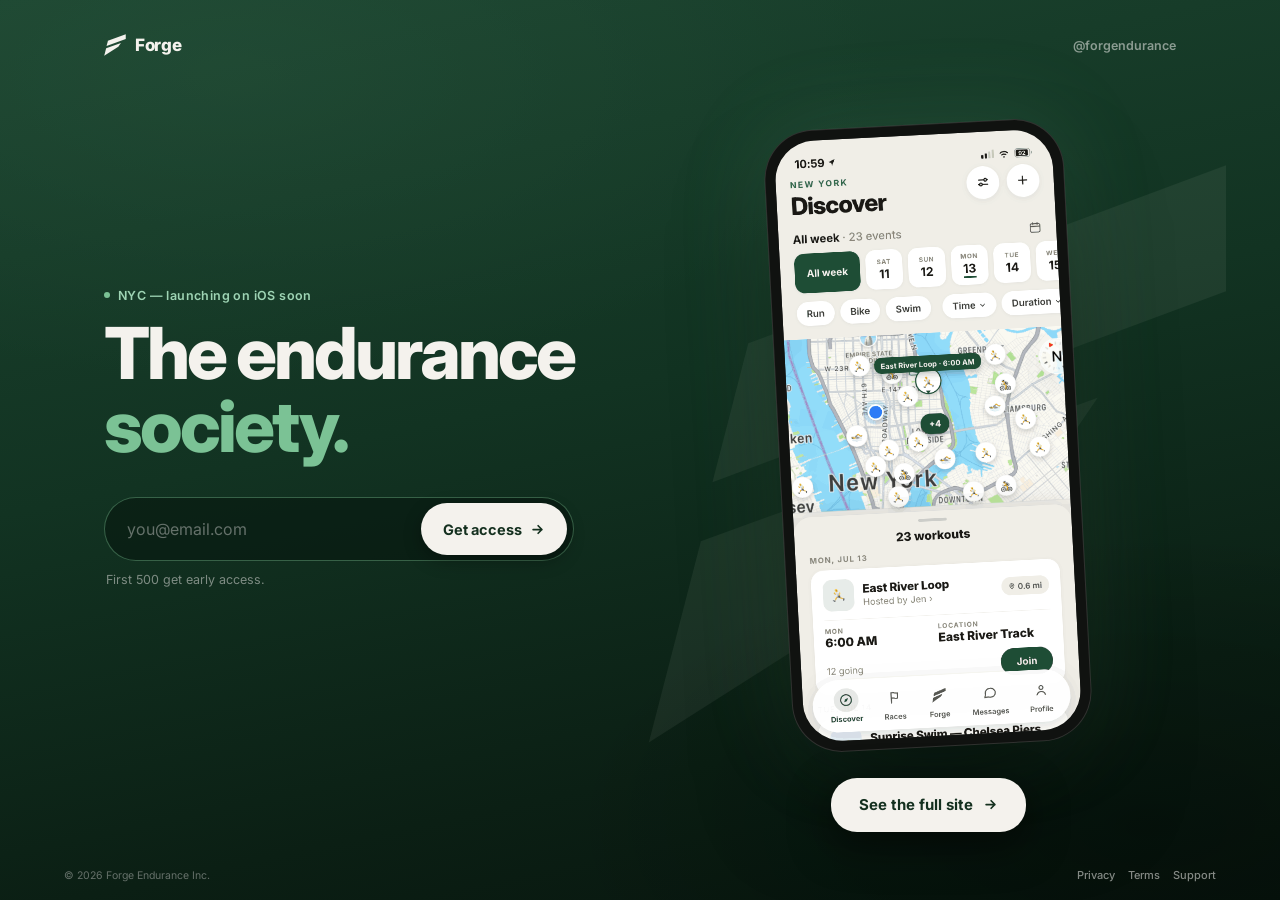
<file: Website V5 - Jul 11 (With Aidan Input)/waitlist/index.html>
<!doctype html>
<html lang="en">
<head>
<meta charset="utf-8">
<title>Forge — Join the Waitlist</title>
<meta name="viewport" content="width=device-width,initial-scale=1,maximum-scale=1">
<link rel="preconnect" href="https://fonts.googleapis.com">
<link rel="preconnect" href="https://fonts.gstatic.com" crossorigin>
<link href="https://fonts.googleapis.com/css2?family=Inter:ital,opsz,wght@0,14..32,400..900&display=swap" rel="stylesheet">
<style>
/* forgendurance.com/waitlist — V2 "Product peek": email up top, the app rises from the fold */
*, *::before, *::after { box-sizing: border-box; }
html, body { margin: 0; padding: 0; }
body { font-family: "Inter", -apple-system, system-ui, sans-serif; background: #040A07; -webkit-font-smoothing: antialiased; }
a { color: #9ED4B4; text-decoration: none; }
a:hover { color: #F4F2ED; }
button, input { font-family: inherit; }

.page {
  position: relative; width: 100%; max-width: 430px; margin: 0 auto;
  height: 100svh; min-height: 640px; display: flex; flex-direction: column; overflow: hidden;
  background: linear-gradient(168deg, #1C4530 0%, #123322 44%, #0B1F14 78%, #07140D 100%);
}
@media (min-width: 500px) { .page { box-shadow: 0 0 120px rgba(0,0,0,0.55); } }
.grain { position: absolute; inset: 0; pointer-events: none; opacity: 0.5;
  background: radial-gradient(90% 60% at 18% 8%, rgba(123,194,149,0.13), transparent 60%),
              radial-gradient(70% 50% at 90% 92%, rgba(0,0,0,0.5), transparent 65%); }
.inner { position: relative; display: flex; flex-direction: column; flex: 1; min-height: 0; padding: 22px 26px 0; }

.top { display: flex; align-items: center; justify-content: space-between; }
.brand { display: flex; align-items: center; gap: 9px; color: #F4F2ED; font-size: 17px; font-weight: 800; letter-spacing: -0.3px; }
.top .ig { font-size: 12.5px; font-weight: 600; color: rgba(237,236,234,0.55); }
.top .ig:hover { color: #9ED4B4; }

.kicker { display: flex; align-items: center; gap: 8px; margin: 36px 0 14px; font-size: 12.5px; font-weight: 600; letter-spacing: 0.4px; color: #9ED4B4; animation: riseIn 0.6s cubic-bezier(.16,1,.3,1) 0.5s both; }
.kicker .dot { width: 6px; height: 6px; border-radius: 50%; background: #7BC295; animation: pulseDot 2.2s ease-in-out infinite; }
@keyframes pulseDot { 0%, 100% { opacity: 1; } 50% { opacity: 0.3; } }
h1 { margin: 0; font-size: clamp(38px, 10.5vw, 44px); line-height: 1.02; font-weight: 800; letter-spacing: -1.8px; color: #F4F2ED; animation: riseIn 0.7s cubic-bezier(.16,1,.3,1) 0.15s both; }
h1 .accent { color: #7BC295; }
@keyframes riseIn { from { opacity: 0; transform: translateY(14px); } to { opacity: 1; transform: none; } }

.cta-line { margin-top: 24px; max-width: 400px; animation: riseIn 0.7s cubic-bezier(.16,1,.3,1) 0.35s both; }
.cta-field { position: relative; display: flex; align-items: center; height: 60px; border-radius: 30px; background: rgba(7,20,13,0.55); border: 1px solid rgba(123,194,149,0.4); transition: border-color 0.25s ease; animation: ctaBreathe 3.6s ease-in-out 2s infinite; }
@keyframes ctaBreathe { 0%, 100% { box-shadow: 0 0 24px 0 rgba(123,194,149,0.10); } 50% { box-shadow: 0 0 34px 4px rgba(123,194,149,0.26); } }
.cta-field:focus-within { border-color: rgba(123,194,149,0.65); }
.cta-field input { flex: 1; min-width: 0; height: 100%; background: none; border: none; padding: 0 12px 0 22px; color: #F4F2ED; font-size: 16px; }
.cta-field input::placeholder { color: rgba(237,236,234,0.4); }
.cta-field input:focus { outline: none; }
.cta-field .go { flex: none; margin-right: 6px; height: 48px; padding: 0 19px; border-radius: 24px; border: none; cursor: pointer; background: #F4F2ED; color: #14301F; display: flex; align-items: center; gap: 8px; font-size: 14px; font-weight: 700; white-space: nowrap; box-shadow: 0 6px 18px rgba(0,0,0,0.3); transition: transform 0.25s cubic-bezier(.16,1,.3,1), background 0.25s ease; }
.cta-field .go:hover { background: #FFFFFF; }
.cta-field .go:active { transform: scale(0.92); }
.cta-hint { margin: 11px 2px 0; font-size: 12.5px; color: rgba(237,236,234,0.5); }

/* step 2: optional name + city */
.cta-more { display: none; }
.cta-line.step2 .cta-form, .cta-line.step2 .cta-hint { display: none; }
.cta-line.step2 .cta-more { display: block; animation: riseIn 0.5s cubic-bezier(.16,1,.3,1) both; }
.more-head { margin: 2px 2px 12px; font-size: 14.5px; color: rgba(237,236,234,0.7); }
.more-head b { color: #9ED4B4; }
.more-row { display: flex; gap: 8px; }
.more-input { flex: 1; min-width: 0; height: 50px; border-radius: 25px; padding: 0 20px; background: rgba(7,20,13,0.5); border: 1px solid rgba(244,242,237,0.22); color: #F4F2ED; font-size: 16px; }
.more-input::placeholder { color: rgba(237,236,234,0.4); }
.more-input:focus { outline: none; border-color: rgba(123,194,149,0.65); }
.more-btn { width: 100%; height: 50px; margin-top: 8px; border-radius: 25px; border: none; cursor: pointer; background: #F4F2ED; color: #14301F; font-size: 15px; font-weight: 700; }
.more-btn:active { transform: scale(0.98); }
.more-skip { width: 100%; height: 38px; margin-top: 2px; border: none; background: none; cursor: pointer; color: rgba(237,236,234,0.5); font-size: 13px; font-weight: 500; }
.more-skip:hover { color: rgba(237,236,234,0.75); }

/* success */
.cta-done { display: none; align-items: center; gap: 12px; padding: 4px 2px; }
.cta-done .check-ring { flex: none; width: 44px; height: 44px; border-radius: 50%; background: linear-gradient(160deg, #4F9472, #1E4D35); display: flex; align-items: center; justify-content: center; }
.cta-done .check-ring svg path { stroke-dasharray: 26; stroke-dashoffset: 26; }
.cta-line.done .cta-form, .cta-line.done .cta-hint, .cta-line.done .cta-more { display: none; }
.cta-line.done .cta-done { display: flex; }
.cta-line.done .check-ring svg path { animation: drawCheck 0.4s cubic-bezier(.2,.7,.3,1) 0.15s both; }
@keyframes drawCheck { to { stroke-dashoffset: 0; } }
.cta-done b { display: block; color: #F4F2ED; font-size: 15px; font-weight: 700; }
.cta-done p { margin: 2px 0 0; color: rgba(237,236,234,0.6); font-size: 13px; }

/* ── the peek: app rises from the bottom of the fold ── */
.peek { position: relative; flex: 1; min-height: 0; margin: 26px -26px 0; display: flex; justify-content: center; animation: peekUp 1s cubic-bezier(.16,1,.3,1) 0.6s both; }
@keyframes peekUp { from { opacity: 0; transform: translateY(120px); } to { opacity: 1; transform: none; } }
.peek-phone { width: min(272px, 66vw); border-radius: 40px 40px 0 0; background: #101210; padding: 9px 9px 0; box-shadow: 0 -20px 60px rgba(0,0,0,0.45); }
.peek-phone img { width: 100%; display: block; border-radius: 32px 32px 0 0; }
.peek-fade { position: absolute; inset: auto 0 0; height: 150px; background: linear-gradient(to top, rgba(4,10,7,0.88), transparent); pointer-events: none; }
.peek-mark { display: none; }
.peek-btn { position: absolute; left: 50%; bottom: 54px; transform: translateX(-50%); display: flex; align-items: center; gap: 10px; height: 52px; padding: 0 26px; border-radius: 26px; background: #F4F2ED; color: #14301F; font-size: 14.5px; font-weight: 700; white-space: nowrap; box-shadow: 0 14px 40px rgba(0,0,0,0.5); transition: transform 0.25s cubic-bezier(.16,1,.3,1), background 0.25s ease; }
.peek-btn:hover { background: #FFFFFF; color: #14301F; transform: translateX(-50%) scale(1.04); }
.peek-btn:active { transform: translateX(-50%) scale(0.96); }

/* legal strip pinned to the bottom of the page */
.legal { position: absolute; left: 0; right: 0; bottom: 0; z-index: 2; display: flex; align-items: center; justify-content: space-between; padding: 0 26px 14px; }
.legal small { color: rgba(237,236,234,0.4); font-size: 10.5px; }
.legal .links { display: flex; gap: 13px; }
.legal .links a { font-size: 11px; font-weight: 500; color: rgba(237,236,234,0.55); }
.legal .links a:hover { color: #9ED4B4; }

@media (prefers-reduced-motion: reduce) {
  .kicker, h1, .cta-line, .peek { animation: none !important; opacity: 1 !important; transform: none !important; }
  .cta-field, .kicker .dot { animation: none !important; }
}

/* ── desktop: headline + form left, phone peek right ── */
@media (min-width: 900px) {
  .page { max-width: none; box-shadow: none; }
  .inner {
    display: grid; grid-template-columns: 1.05fr 1fr; grid-template-rows: auto 1fr;
    column-gap: 56px; width: 100%; max-width: 1200px; margin: 0 auto;
    padding: 34px 64px 0;
  }
  .top { grid-column: 1 / -1; }
  .hero-l { grid-column: 1; grid-row: 2; display: flex; flex-direction: column; justify-content: center; padding-bottom: 9vh; }
  .kicker { margin-top: 0; }
  h1 { font-size: clamp(56px, 5.6vw, 76px); letter-spacing: -3px; max-width: 9em; }
  .cta-line { max-width: 470px; margin-top: 34px; }
  .cta-field { height: 64px; border-radius: 32px; }
  .cta-field .go { height: 52px; border-radius: 26px; padding: 0 22px; font-size: 14.5px; }
  .peek { grid-column: 2; grid-row: 2; margin: 0; flex-direction: column; align-items: center; justify-content: center; gap: 30px; }
  .peek-mark { display: block; position: absolute; width: 590px; height: 590px; top: 50%; left: 52%; transform: translate(-50%, -54%); pointer-events: none; }
  .peek-phone {
    position: relative; width: min(300px, 24vw); max-height: calc(100svh - 250px); overflow: hidden;
    border-radius: 50px; padding: 10px; transform: rotate(-3deg);
    border: 1px solid rgba(244,242,237,0.14);
    box-shadow: 0 60px 110px -24px rgba(2,8,5,0.6), 0 0 90px rgba(123,194,149,0.15);
  }
  .peek-phone img { border-radius: 40px; }
  .peek-fade { display: none; }
  .peek-btn { position: relative; left: auto; bottom: auto; transform: none; height: 54px; padding: 0 28px; font-size: 15px; }
  .peek-btn:hover { transform: scale(1.05); }
  .peek-btn:active { transform: scale(0.96); }
  .legal { padding: 0 64px 18px; }
}
</style>
</head>
<body>

<!-- Netlify Forms detection (hidden) -->
<form name="waitlist" data-netlify="true" netlify-honeypot="bot-field" hidden aria-hidden="true">
  <input type="hidden" name="form-name" value="waitlist">
  <input type="email" name="email">
  <input type="text" name="name">
  <input type="text" name="city">
  <input type="text" name="source">
  <input type="text" name="bot-field">
</form>

<div class="page" data-screen-label="Waitlist page">
  <div class="grain"></div>
  <div class="inner">
    <div class="top">
      <span class="brand">
        <svg width="22" height="22" viewBox="245 245 510 510" aria-hidden="true">
          <path d="M336 404L749 250L749 359L305 524Z" fill="#F4F2ED"></path>
          <path d="M295 575L638 451L576 542L250 749Z" fill="#F4F2ED"></path>
        </svg>
        Forge
      </span>
      <a class="ig" href="https://instagram.com/forgendurance">@forgendurance</a>
    </div>

    <div class="hero-l">
    <p class="kicker"><span class="dot"></span>NYC — launching on iOS soon</p>
    <h1>The endurance <span class="accent">society.</span></h1>

    <div class="cta-line" id="cta">
      <form class="cta-form" novalidate>
        <div class="cta-field">
          <input type="email" inputmode="email" autocomplete="email" placeholder="you@email.com" aria-label="Email address">
          <button class="go" type="submit">
            Get access
            <svg width="15" height="15" viewBox="0 0 24 24" fill="none" stroke="currentColor" stroke-width="2.8" stroke-linecap="round" stroke-linejoin="round"><path d="M5 12h14M13 6l6 6-6 6"></path></svg>
          </button>
        </div>
      </form>
      <p class="cta-hint">First 500 get early access.</p>
      <div class="cta-more">
        <p class="more-head"><b>You're in.</b> Want us to match you faster?</p>
        <div class="more-row">
          <input class="more-input" type="text" autocomplete="given-name" placeholder="First name" aria-label="First name">
          <input class="more-input" type="text" autocomplete="address-level2" placeholder="City" aria-label="City">
        </div>
        <button class="more-btn" type="button">Done</button>
        <button class="more-skip" type="button">Skip — email is enough</button>
      </div>
      <div class="cta-done">
        <span class="check-ring"><svg width="20" height="20" viewBox="0 0 24 24" fill="none" stroke="#F4F2ED" stroke-width="2.8" stroke-linecap="round" stroke-linejoin="round"><path d="M5 13l4 4L19 7"></path></svg></span>
        <div><b>You're on the list.</b><p>See you at the start line.</p></div>
      </div>
    </div>
    </div>

    <div class="peek">
      <svg class="peek-mark" viewBox="245 245 510 510" aria-hidden="true">
        <path d="M336 404L749 250L749 359L305 524Z" fill="rgba(244,242,237,0.06)"></path>
        <path d="M295 575L638 451L576 542L250 749Z" fill="rgba(244,242,237,0.06)"></path>
      </svg>
      <div class="peek-phone"><img src="../site/screens/discover-nyc-final.png" alt="Forge Discover tab — group runs on a map of NYC"></div>
      <div class="peek-fade"></div>
      <a class="peek-btn" href="../index.html">
        See the full site
        <svg width="15" height="15" viewBox="0 0 24 24" fill="none" stroke="currentColor" stroke-width="2.8" stroke-linecap="round" stroke-linejoin="round"><path d="M5 12h14M13 6l6 6-6 6"></path></svg>
      </a>
    </div>
  </div>
  <div class="legal">
    <small>© 2026 Forge Endurance Inc.</small>
    <div class="links">
      <a href="../site/privacy.html">Privacy</a>
      <a href="../site/terms.html">Terms</a>
      <a href="../site/support.html">Support</a>
    </div>
  </div>
</div>

<script>
// waitlist capture → Netlify Forms (same 'waitlist' form as the landing page)
(function () {
  var line = document.getElementById('cta');
  var form = line.querySelector('form');
  var submitted = false;
  var pending = false;

  function encode(data) {
    return Object.keys(data).map(function (k) {
      return encodeURIComponent(k) + '=' + encodeURIComponent(data[k] || '');
    }).join('&');
  }
  function payload() {
    var emailEl = form.querySelector('input');
    var mores = line.querySelectorAll('.more-input');
    return {
      'form-name': 'waitlist',
      email: emailEl ? (emailEl.value || '').trim() : '',
      name: mores[0] ? (mores[0].value || '').trim() : '',
      city: mores[1] ? (mores[1].value || '').trim() : '',
      source: window.location.pathname,
      'bot-field': ''
    };
  }
  function submitWaitlist(beacon) {
    if (submitted) return;
    var data = payload();
    if (!data.email) return;
    submitted = true;
    pending = false;
    var body = encode(data);
    var type = 'application/x-www-form-urlencoded';
    if (beacon && navigator.sendBeacon) {
      try { navigator.sendBeacon('/', new Blob([body], { type: type })); return; } catch (e) { /* fall through */ }
    }
    fetch('/', { method: 'POST', headers: { 'Content-Type': type }, body: body })
      .catch(function () { /* never block the UI on a failed capture */ });
  }
  // if they enter an email then leave without finishing step 2, still capture it
  window.addEventListener('pagehide', function () { if (pending) submitWaitlist(true); });

  form.addEventListener('submit', function (ev) {
    ev.preventDefault();
    var input = form.querySelector('input');
    var val = (input.value || '').trim();
    if (!val || val.indexOf('@') < 1 || val.indexOf('.') < 0) {
      var field = form.querySelector('.cta-field');
      field.style.borderColor = 'rgba(224,116,88,0.8)';
      input.focus();
      setTimeout(function () { field.style.borderColor = ''; }, 1600);
      return;
    }
    pending = true;
    line.classList.add('step2');
    var first = line.querySelector('.more-input');
    if (first) first.focus();
  });
  var finish = function () {
    submitWaitlist();
    line.classList.remove('step2');
    line.classList.add('done');
  };
  line.querySelector('.more-btn').addEventListener('click', finish);
  line.querySelector('.more-skip').addEventListener('click', finish);
  line.querySelectorAll('.more-input').forEach(function (mi) {
    mi.addEventListener('keydown', function (e) { if (e.key === 'Enter') finish(); });
  });
})();
</script>
</body>
</html>
</file>
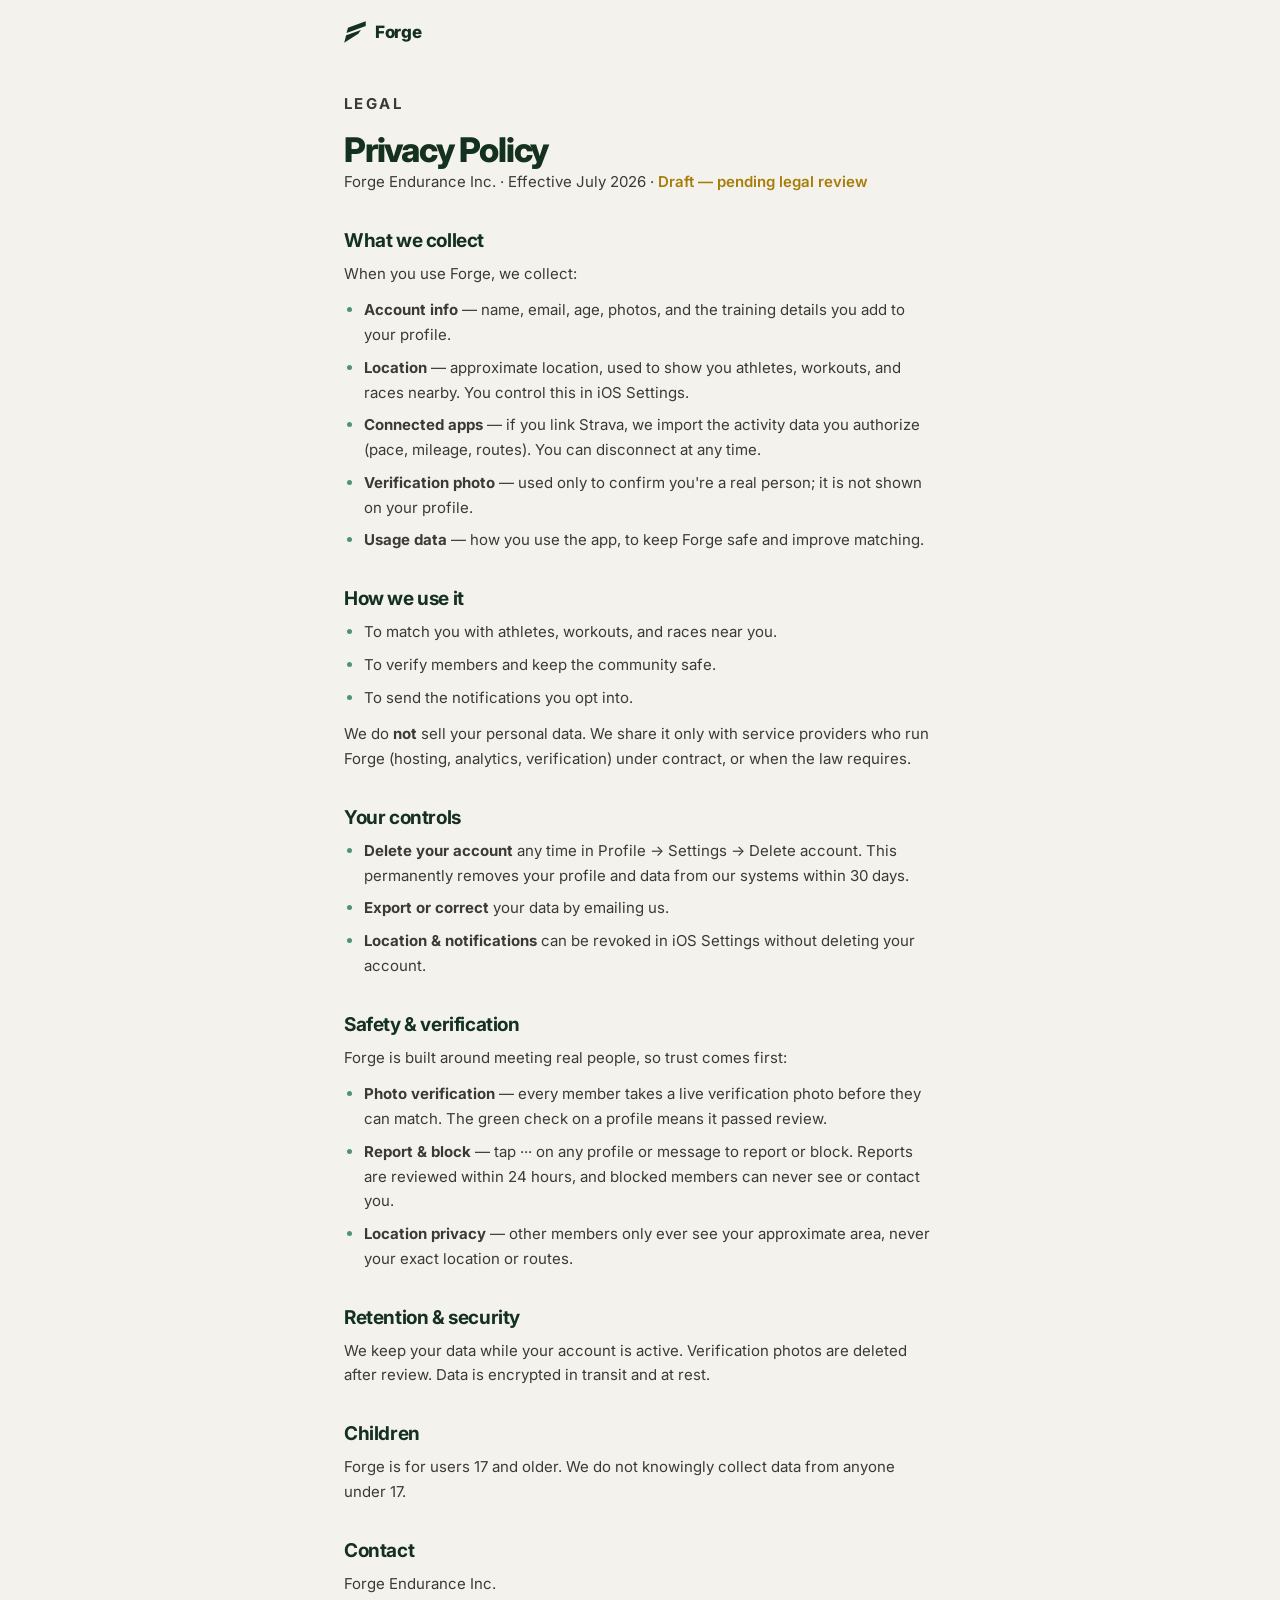
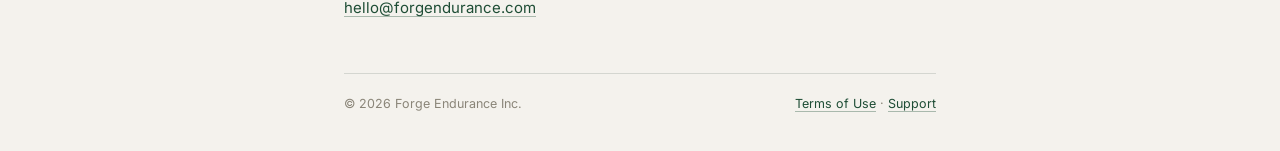
<file: site/privacy.html>
<!doctype html>
<html lang="en">
<head>
<meta charset="utf-8">
<title>Privacy Policy — Forge</title>
<meta name="viewport" content="width=device-width,initial-scale=1">
<link rel="preconnect" href="https://fonts.googleapis.com">
<link rel="preconnect" href="https://fonts.gstatic.com" crossorigin>
<link href="https://fonts.googleapis.com/css2?family=Inter:ital,opsz,wght@0,14..32,400..900&display=swap" rel="stylesheet">
<link rel="stylesheet" href="legal.css">
</head>
<body>
<div class="page">
  <nav class="lbar">
    <a href="../index.html" class="brand">
      <svg width="22" height="22" viewBox="245 245 510 510" aria-hidden="true"><path d="M336 404L749 250L749 359L305 524Z" fill="#14301F"></path><path d="M295 575L638 451L576 542L250 749Z" fill="#14301F"></path></svg>
      <span>Forge</span>
    </a>
  </nav>

  <main class="doc">
    <p class="doc-kicker">Legal</p>
    <h1>Privacy Policy</h1>
    <p class="doc-meta">Forge Endurance Inc. · Effective July 2026 · <em>Draft — pending legal review</em></p>

    <h2>What we collect</h2>
    <p>When you use Forge, we collect:</p>
    <ul>
      <li><b>Account info</b> — name, email, age, photos, and the training details you add to your profile.</li>
      <li><b>Location</b> — approximate location, used to show you athletes, workouts, and races nearby. You control this in iOS Settings.</li>
      <li><b>Connected apps</b> — if you link Strava, we import the activity data you authorize (pace, mileage, routes). You can disconnect at any time.</li>
      <li><b>Verification photo</b> — used only to confirm you're a real person; it is not shown on your profile.</li>
      <li><b>Usage data</b> — how you use the app, to keep Forge safe and improve matching.</li>
    </ul>

    <h2>How we use it</h2>
    <ul>
      <li>To match you with athletes, workouts, and races near you.</li>
      <li>To verify members and keep the community safe.</li>
      <li>To send the notifications you opt into.</li>
    </ul>
    <p>We do <b>not</b> sell your personal data. We share it only with service providers who run Forge (hosting, analytics, verification) under contract, or when the law requires.</p>

    <h2>Your controls</h2>
    <ul>
      <li><b>Delete your account</b> any time in Profile → Settings → Delete account. This permanently removes your profile and data from our systems within 30 days.</li>
      <li><b>Export or correct</b> your data by emailing us.</li>
      <li><b>Location &amp; notifications</b> can be revoked in iOS Settings without deleting your account.</li>
    </ul>

    <h2>Safety &amp; verification</h2>
    <p>Forge is built around meeting real people, so trust comes first:</p>
    <ul>
      <li><b>Photo verification</b> — every member takes a live verification photo before they can match. The green check on a profile means it passed review.</li>
      <li><b>Report &amp; block</b> — tap &middot;&middot;&middot; on any profile or message to report or block. Reports are reviewed within 24 hours, and blocked members can never see or contact you.</li>
      <li><b>Location privacy</b> — other members only ever see your approximate area, never your exact location or routes.</li>
    </ul>

    <h2>Retention &amp; security</h2>
    <p>We keep your data while your account is active. Verification photos are deleted after review. Data is encrypted in transit and at rest.</p>

    <h2>Children</h2>
    <p>Forge is for users 17 and older. We do not knowingly collect data from anyone under 17.</p>

    <h2>Contact</h2>
    <p>Forge Endurance Inc.<br><a href="mailto:hello@forgendurance.com">hello@forgendurance.com</a></p>
  </main>

  <footer class="lfoot">
    <small>© 2026 Forge Endurance Inc.</small>
    <span><a href="terms.html">Terms of Use</a> · <a href="support.html">Support</a></span>
  </footer>
</div>
</body>
</html>
</file>
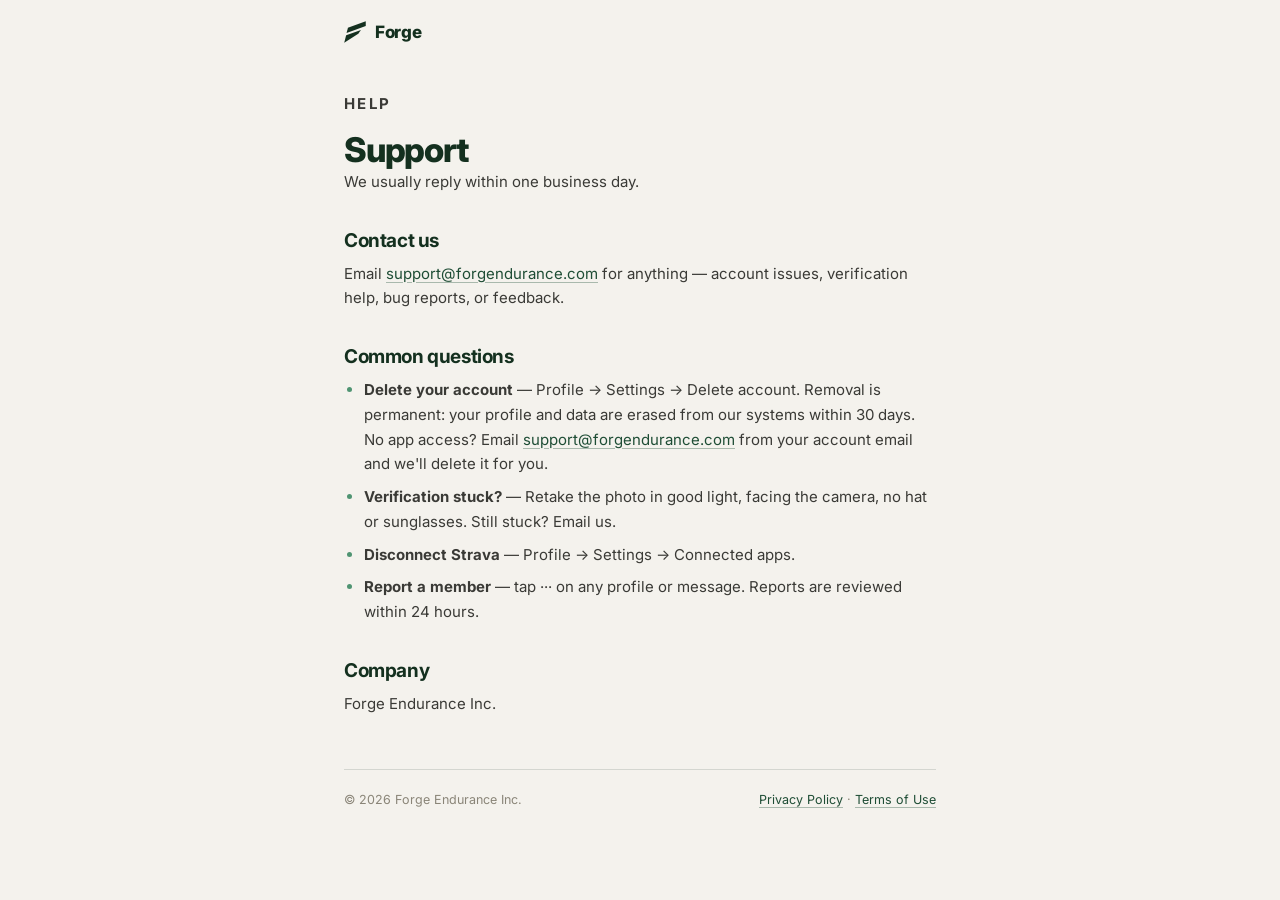
<file: site/support.html>
<!doctype html>
<html lang="en">
<head>
<meta charset="utf-8">
<title>Support — Forge</title>
<meta name="viewport" content="width=device-width,initial-scale=1">
<link rel="preconnect" href="https://fonts.googleapis.com">
<link rel="preconnect" href="https://fonts.gstatic.com" crossorigin>
<link href="https://fonts.googleapis.com/css2?family=Inter:ital,opsz,wght@0,14..32,400..900&display=swap" rel="stylesheet">
<link rel="stylesheet" href="legal.css">
</head>
<body>
<div class="page">
  <nav class="lbar">
    <a href="../index.html" class="brand">
      <svg width="22" height="22" viewBox="245 245 510 510" aria-hidden="true"><path d="M336 404L749 250L749 359L305 524Z" fill="#14301F"></path><path d="M295 575L638 451L576 542L250 749Z" fill="#14301F"></path></svg>
      <span>Forge</span>
    </a>
  </nav>

  <main class="doc">
    <p class="doc-kicker">Help</p>
    <h1>Support</h1>
    <p class="doc-meta">We usually reply within one business day.</p>

    <h2>Contact us</h2>
    <p>Email <a href="mailto:support@forgendurance.com">support@forgendurance.com</a> for anything — account issues, verification help, bug reports, or feedback.</p>

    <h2>Common questions</h2>
    <ul>
      <li><b>Delete your account</b> — Profile → Settings → Delete account. Removal is permanent: your profile and data are erased from our systems within 30 days. No app access? Email <a href="mailto:support@forgendurance.com">support@forgendurance.com</a> from your account email and we'll delete it for you.</li>
      <li><b>Verification stuck?</b> — Retake the photo in good light, facing the camera, no hat or sunglasses. Still stuck? Email us.</li>
      <li><b>Disconnect Strava</b> — Profile → Settings → Connected apps.</li>
      <li><b>Report a member</b> — tap ··· on any profile or message. Reports are reviewed within 24 hours.</li>
    </ul>

    <h2>Company</h2>
    <p>Forge Endurance Inc.</p>
  </main>

  <footer class="lfoot">
    <small>© 2026 Forge Endurance Inc.</small>
    <span><a href="privacy.html">Privacy Policy</a> · <a href="terms.html">Terms of Use</a></span>
  </footer>
</div>
</body>
</html>
</file>
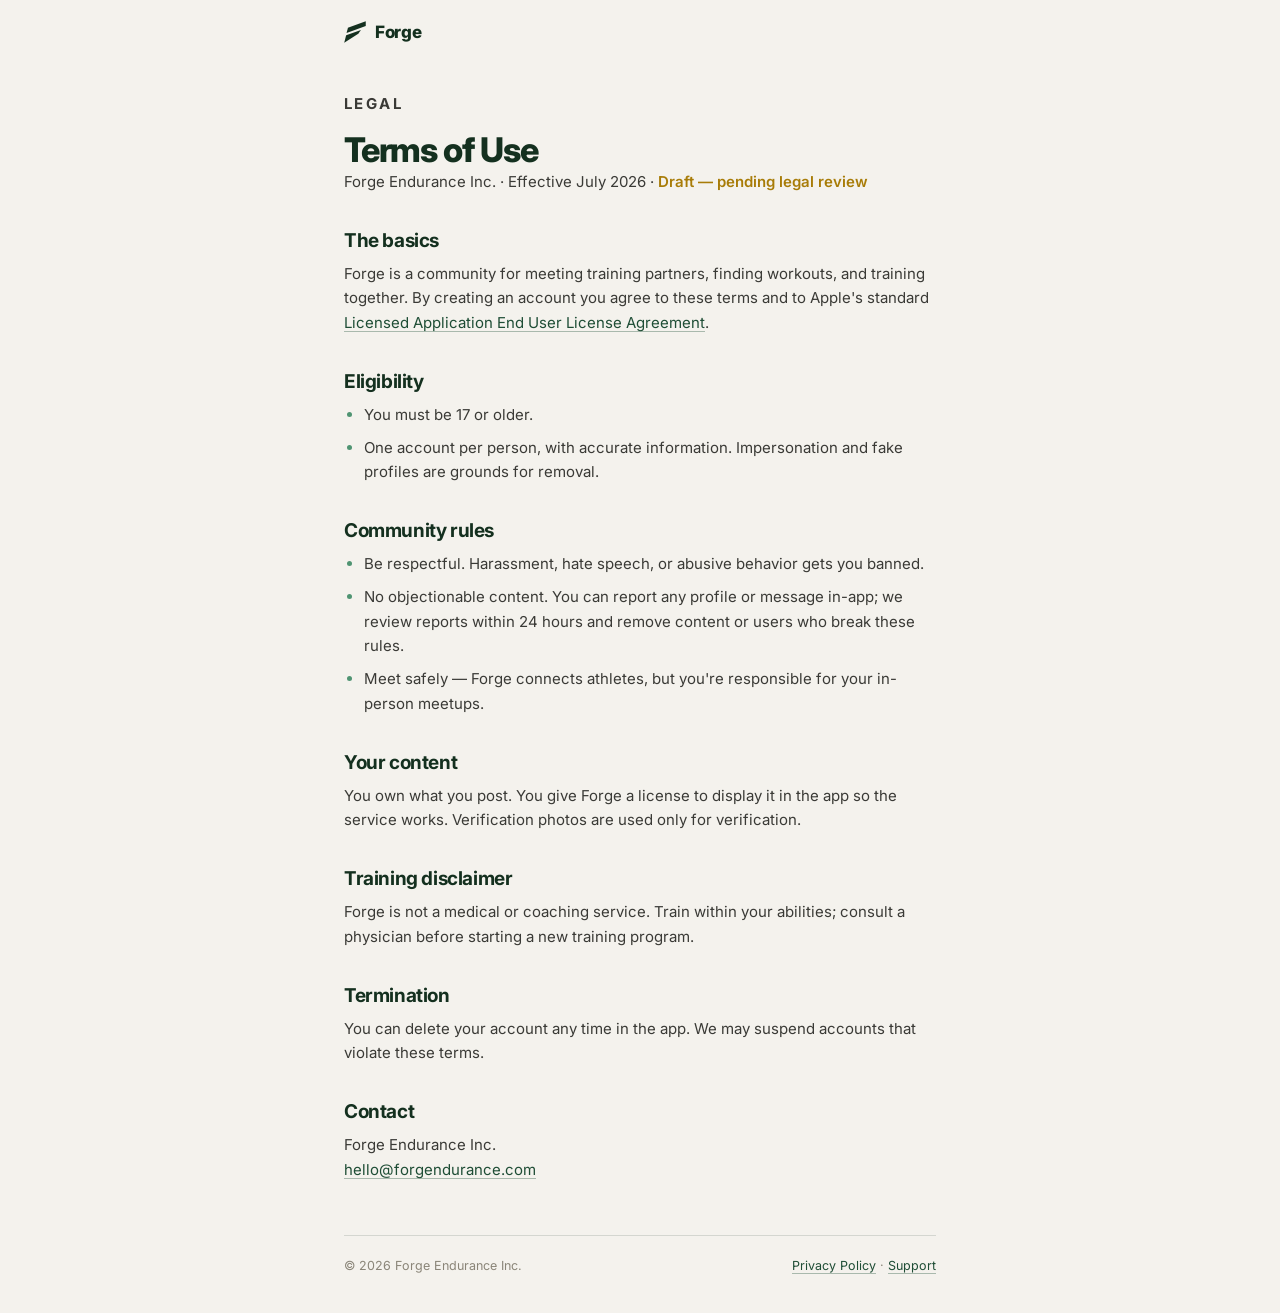
<file: site/terms.html>
<!doctype html>
<html lang="en">
<head>
<meta charset="utf-8">
<title>Terms of Use — Forge</title>
<meta name="viewport" content="width=device-width,initial-scale=1">
<link rel="preconnect" href="https://fonts.googleapis.com">
<link rel="preconnect" href="https://fonts.gstatic.com" crossorigin>
<link href="https://fonts.googleapis.com/css2?family=Inter:ital,opsz,wght@0,14..32,400..900&display=swap" rel="stylesheet">
<link rel="stylesheet" href="legal.css">
</head>
<body>
<div class="page">
  <nav class="lbar">
    <a href="../index.html" class="brand">
      <svg width="22" height="22" viewBox="245 245 510 510" aria-hidden="true"><path d="M336 404L749 250L749 359L305 524Z" fill="#14301F"></path><path d="M295 575L638 451L576 542L250 749Z" fill="#14301F"></path></svg>
      <span>Forge</span>
    </a>
  </nav>

  <main class="doc">
    <p class="doc-kicker">Legal</p>
    <h1>Terms of Use</h1>
    <p class="doc-meta">Forge Endurance Inc. · Effective July 2026 · <em>Draft — pending legal review</em></p>

    <h2>The basics</h2>
    <p>Forge is a community for meeting training partners, finding workouts, and training together. By creating an account you agree to these terms and to Apple's standard <a href="https://www.apple.com/legal/internet-services/itunes/dev/stdeula/" rel="noopener">Licensed Application End User License Agreement</a>.</p>

    <h2>Eligibility</h2>
    <ul>
      <li>You must be 17 or older.</li>
      <li>One account per person, with accurate information. Impersonation and fake profiles are grounds for removal.</li>
    </ul>

    <h2>Community rules</h2>
    <ul>
      <li>Be respectful. Harassment, hate speech, or abusive behavior gets you banned.</li>
      <li>No objectionable content. You can report any profile or message in-app; we review reports within 24 hours and remove content or users who break these rules.</li>
      <li>Meet safely — Forge connects athletes, but you're responsible for your in-person meetups.</li>
    </ul>

    <h2>Your content</h2>
    <p>You own what you post. You give Forge a license to display it in the app so the service works. Verification photos are used only for verification.</p>

    <h2>Training disclaimer</h2>
    <p>Forge is not a medical or coaching service. Train within your abilities; consult a physician before starting a new training program.</p>

    <h2>Termination</h2>
    <p>You can delete your account any time in the app. We may suspend accounts that violate these terms.</p>

    <h2>Contact</h2>
    <p>Forge Endurance Inc.<br><a href="mailto:hello@forgendurance.com">hello@forgendurance.com</a></p>
  </main>

  <footer class="lfoot">
    <small>© 2026 Forge Endurance Inc.</small>
    <span><a href="privacy.html">Privacy Policy</a> · <a href="support.html">Support</a></span>
  </footer>
</div>
</body>
</html>
</file>
<file: site/forge-site-v3.css>
/* Forge — marketing site v2. Simplified hero, real nav, less "template" chrome. */

*, *::before, *::after { box-sizing: border-box; }
/* overflow-x: clip (not hidden) — `hidden` on the root <html> makes iOS Safari
   collapse content into a narrow left-hugging column with dead space on the right.
   `clip` gives the same overflow backstop without the scroll-container squeeze. */
html { scroll-behavior: smooth; overflow-x: clip; }
html, body { margin: 0; padding: 0; }
body {
  font-family: "Inter", -apple-system, system-ui, sans-serif;
  background: #0B1710;
  color: #1A1814;
  -webkit-font-smoothing: antialiased;
  overflow-x: clip;
}
a { color: #1E4D35; text-decoration: none; }
a:hover { color: #2E6B49; }
button, input { font-family: inherit; }

.shell { max-width: 480px; margin: 0 auto; padding: 0 24px; }

/* reveal-on-scroll */
.rv { opacity: 0; transform: translateY(26px); transition: opacity 0.7s cubic-bezier(.16,1,.3,1), transform 0.7s cubic-bezier(.16,1,.3,1); }
.rv.in { opacity: 1; transform: none; }
.rv.d1 { transition-delay: 0.1s; }
@media (prefers-reduced-motion: reduce) {
  .rv { opacity: 1 !important; transform: none !important; transition: none !important; }
  .h-title span i, .h-kicker, .h-sub, .hero-peek, .cta-line, .tick-track, .m-front { animation: none !important; opacity: 1 !important; transform: none !important; }
  .route-line, .mark-duo, .cta-line .cta-more { animation: none !important; }
  .dock { transition: none; }
  .cta-field { animation: none !important; }
}

/* ═══════════ fixed top bar ═══════════ */
.topbar {
  position: fixed; top: 0; left: 0; right: 0; z-index: 90;
  transition: background 0.3s ease, border-color 0.3s ease;
  border-bottom: 1px solid transparent;
}
.topbar.scrolled { background: rgba(7,20,13,0.88); backdrop-filter: blur(12px); -webkit-backdrop-filter: blur(12px); border-bottom-color: rgba(244,242,237,0.08); }
.topbar .bar { max-width: 480px; margin: 0 auto; padding: 0 24px; height: 60px; display: flex; align-items: center; justify-content: space-between; }
.brand { display: flex; align-items: center; gap: 9px; }
.brand .wordmark { font-size: 18px; font-weight: 800; letter-spacing: -0.3px; color: #F4F2ED; }
.menu-btn {
  display: flex; align-items: center; gap: 9px; height: 38px; padding: 0 4px;
  background: none; border: none; cursor: pointer;
  color: #F4F2ED; font-size: 13px; font-weight: 700; letter-spacing: 1.4px; text-transform: uppercase;
}
.menu-btn .lines { display: flex; flex-direction: column; gap: 4px; }
.menu-btn .lines span { display: block; width: 20px; height: 2px; background: #F4F2ED; border-radius: 1px; transition: transform 0.3s cubic-bezier(.16,1,.3,1), opacity 0.2s; }

/* ═══════════ floating dock nav — app tab-bar, not a TOC ═══════════ */
.dock {
  position: fixed; left: 50%; bottom: 18px; z-index: 95;
  transform: translate(-50%, 90px);
  display: flex; align-items: center; gap: 2px; padding: 5px;
  border-radius: 9999px;
  background: rgba(11,23,16,0.86);
  border: 1px solid rgba(244,242,237,0.12);
  backdrop-filter: blur(14px); -webkit-backdrop-filter: blur(14px);
  box-shadow: 0 16px 44px rgba(0,0,0,0.4);
  transition: transform 0.55s cubic-bezier(.16,1,.3,1), opacity 0.4s ease;
  opacity: 0;
}
.dock.show { transform: translate(-50%, 0); opacity: 1; }
.dock a {
  display: flex; align-items: center; gap: 7px;
  height: 42px; padding: 0 12px; border-radius: 21px;
  color: rgba(237,236,234,0.55); font-size: 12.5px; font-weight: 600; letter-spacing: -0.1px;
  transition: background 0.3s ease, color 0.3s ease;
  white-space: nowrap;
}
.dock a:hover { color: #F4F2ED; }
.dock a span { display: none; }
.dock a.active { background: rgba(123,194,149,0.16); color: #9ED4B4; }
.dock a.active span { display: inline; }
@media (max-width: 359px) { .dock a { padding: 0 12px; } }

/* ═══════════ hero — stripped down ═══════════ */
.hero {
  position: relative;
  min-height: 100vh;   /* fallback for browsers without small-viewport units */
  min-height: 100svh;  /* small viewport height — survives iOS Safari's collapsing chrome */
  background: linear-gradient(168deg, #1C4530 0%, #123322 44%, #0B1F14 78%, #07140D 100%);
  overflow: hidden;
  display: flex; flex-direction: column;
}
/* double mark — rides high beside the headline, richer color, echo readable */
.mark-duo { position: absolute; inset: 0; pointer-events: none; overflow: hidden; }
.mark-duo svg { position: absolute; top: 38%; right: -130px; width: 460px; height: 460px; }
.m-echo { transform: translate(44px, -44px); }
.m-echo path { fill: rgba(244,242,237,0.09); }
.m-front { filter: drop-shadow(0 22px 44px rgba(0,0,0,0.45)); animation: markDrift 1.1s cubic-bezier(.16,1,.3,1) 0.5s both; }
@keyframes markDrift { from { opacity: 0; transform: translate(60px, 30px); } to { opacity: 1; transform: none; } }
.hero-ghost { display: none; }
.hero-grain { position: absolute; inset: 0; pointer-events: none; opacity: 0.5;
  background: radial-gradient(90% 60% at 18% 8%, rgba(123,194,149,0.13), transparent 60%),
              radial-gradient(70% 50% at 90% 92%, rgba(0,0,0,0.5), transparent 65%); }
.hero-inner { position: relative; display: flex; flex-direction: column; flex: 1; width: 100%; padding-top: 76px; padding-bottom: 30px; }
.hero-main { display: flex; flex-direction: column; justify-content: flex-start; }

.h-kicker { display: flex; align-items: center; gap: 8px; margin: 0 0 18px; font-size: 12.5px; font-weight: 600; letter-spacing: 0.4px; color: #9ED4B4; animation: riseIn 0.6s cubic-bezier(.16,1,.3,1) 0.9s both; }
.h-kicker .dot { width: 6px; height: 6px; border-radius: 50%; background: #7BC295; animation: pulseDot 2.2s ease-in-out infinite; }
@keyframes pulseDot { 0%,100% { opacity: 1; } 50% { opacity: 0.3; } }

/* Tight base line-height for the punchy display look; the descender-line gap is
   corrected optically per-line below (uniform line-height would leave the gap
   after "people." reading tighter than the rest because the p-tail fills it). */
.h-title { margin: 0; font-size: clamp(46px, 12.5vw, 58px); line-height: 1.06; font-weight: 800; letter-spacing: -2px; color: #F4F2ED; }
.h-title span { display: block; overflow: hidden; padding: 0 0.12em 0.08em 0; margin-bottom: -0.08em; }
/* Optical descender comp: add ~one p-descender depth of extra space after a line
   that ends in a descender, so cap-top-to-cap-top rhythm reads even. Skip the last
   line so it adds no trailing gap. Mobile: word = its own block line -> margin-bottom. */
.h-title span.ln-desc:not(:last-child) { margin-bottom: 0.11em; }
.h-title span i { display: block; font-style: normal; transform: translateY(110%); animation: maskUp 0.75s cubic-bezier(.16,1,.3,1) both; }
.h-title span:nth-child(1) i { animation-delay: 0.12s; }
.h-title span:nth-child(2) i { animation-delay: 0.2s; }
.h-title span:nth-child(3) i { animation-delay: 0.3s; }
.h-title span:nth-child(4) i { animation-delay: 0.38s; }
.h-title span:nth-child(5) i { animation-delay: 0.48s; }
.h-title span:nth-child(6) i { animation-delay: 0.56s; }
.h-title .accent { color: #7BC295; }
@keyframes maskUp { to { transform: translateY(0); } }
@keyframes riseIn { from { opacity: 0; transform: translateY(14px); } to { opacity: 1; transform: none; } }

.h-sub {
  margin: 18px 0 0; font-size: 15.5px; line-height: 1.55; color: rgba(237,236,234,0.68);
  max-width: 320px; text-wrap: pretty;
  animation: riseIn 0.7s cubic-bezier(.16,1,.3,1) 0.72s both;
}

/* single inline email control — anchored to the bottom of the fold */
.cta-line { margin-top: auto; padding-top: 40px; max-width: 400px; animation: riseIn 0.7s cubic-bezier(.16,1,.3,1) 1.05s both; }
.final .cta-line { margin-top: 30px; padding-top: 0; }
.cta-field {
  position: relative; display: flex; align-items: center;
  height: 62px; border-radius: 31px;
  background: rgba(7,20,13,0.55);
  border: 1px solid rgba(123,194,149,0.4);
  box-shadow: 0 0 0 0 rgba(123,194,149,0.0);
  transition: border-color 0.25s ease;
  animation: ctaBreathe 3.6s ease-in-out 2s infinite;
}
@keyframes ctaBreathe {
  0%, 100% { box-shadow: 0 0 24px 0 rgba(123,194,149,0.10); }
  50% { box-shadow: 0 0 34px 4px rgba(123,194,149,0.26); }
}
.cta-field:focus-within { border-color: rgba(123,194,149,0.65); }
.cta-field input {
  flex: 1; min-width: 0; height: 100%; background: none; border: none; padding: 0 12px 0 24px;
  color: #F4F2ED; font-size: 16px;
}
.cta-field input::placeholder { color: rgba(237,236,234,0.4); }
.cta-field input:focus { outline: none; }
.cta-field .go {
  flex: none; margin-right: 6px; height: 50px; padding: 0 20px; border-radius: 25px;
  border: none; cursor: pointer; background: #F4F2ED; color: #14301F;
  display: flex; align-items: center; justify-content: center; gap: 8px;
  font-size: 14.5px; font-weight: 700; letter-spacing: -0.1px; white-space: nowrap;
  box-shadow: 0 6px 18px rgba(0,0,0,0.3);
  transition: transform 0.25s cubic-bezier(.16,1,.3,1), background 0.25s ease;
}
.cta-field .go:hover { background: #FFFFFF; }
.cta-field .go:active { transform: scale(0.92); }
.cta-hint { margin: 12px 2px 0; font-size: 13px; color: rgba(237,236,234,0.5); }
/* — step 2: optional name + city (progressive disclosure) — */
.cta-more { display: none; }
.cta-line.step2 .cta-form, .cta-line.step2 .cta-hint { display: none; }
.cta-line.step2 .cta-more { display: block; animation: riseIn 0.5s cubic-bezier(.16,1,.3,1) both; }
.more-head { margin: 2px 2px 12px; font-size: 14.5px; color: rgba(237,236,234,0.7); }
.more-head b { color: #9ED4B4; }
.more-row { display: flex; gap: 8px; }
.more-input {
  flex: 1; min-width: 0; height: 52px; border-radius: 26px; padding: 0 20px;
  background: rgba(7,20,13,0.5); border: 1px solid rgba(244,242,237,0.22);
  color: #F4F2ED; font-size: 16px;
}
.more-input::placeholder { color: rgba(237,236,234,0.4); }
.more-input:focus { outline: none; border-color: rgba(123,194,149,0.65); }
.more-btn {
  width: 100%; height: 52px; margin-top: 8px; border-radius: 26px; border: none; cursor: pointer;
  background: #F4F2ED; color: #14301F; font-size: 15.5px; font-weight: 700;
}
.more-btn:active { transform: scale(0.98); }
.more-skip { width: 100%; height: 40px; margin-top: 2px; border: none; background: none; cursor: pointer; color: rgba(237,236,234,0.5); font-size: 13px; font-weight: 500; }
.more-skip:hover { color: rgba(237,236,234,0.75); }

/* success */
.cta-done { display: none; align-items: center; gap: 12px; padding: 4px 2px; }
.cta-done .check-ring { flex: none; width: 44px; height: 44px; border-radius: 50%; background: linear-gradient(160deg, #4F9472, #1E4D35); display: flex; align-items: center; justify-content: center; }
.cta-done .check-ring svg path { stroke-dasharray: 26; stroke-dashoffset: 26; }
.cta-line.done .cta-form, .cta-line.done .cta-hint, .cta-line.done .cta-more { display: none; }
.cta-line.done .cta-done { display: flex; }
.cta-line.done .check-ring svg path { animation: drawCheck 0.4s cubic-bezier(.2,.7,.3,1) 0.15s both; }
@keyframes drawCheck { to { stroke-dashoffset: 0; } }
.cta-done b { display: block; color: #F4F2ED; font-size: 15.5px; font-weight: 700; }
.cta-done p { margin: 2px 0 0; color: rgba(237,236,234,0.6); font-size: 13.5px; }

/* hero phone peek — unused in v3 (type-led) */
.hero-peek {
  display: flex; justify-content: center;
  height: 320px; margin-top: 36px;
  animation: peekUp 1s cubic-bezier(.16,1,.3,1) 1.2s both;
}
.hero-peek .phone { flex: none; width: min(330px, 84vw); }
@keyframes peekUp { from { opacity: 0; transform: translateY(120px); } to { opacity: 1; transform: none; } }

/* ═══════════ ticker ═══════════ */
.ticker { background: #07140D; border-top: 1px solid rgba(123,194,149,0.14); border-bottom: 1px solid rgba(123,194,149,0.14); overflow: hidden; padding: 15px 0; }
.tick-track { display: flex; gap: 44px; width: max-content; animation: tick 88s linear infinite; }
.tick-track span { display: flex; align-items: center; gap: 44px; font-size: 13px; font-weight: 700; letter-spacing: 2.6px; text-transform: uppercase; color: rgba(158,212,180,0.6); white-space: nowrap; }
.tick-track svg { flex: none; opacity: 0.55; }
@keyframes tick { to { transform: translateX(-50%); } }

/* ═══════════ features — editorial, no chip clutter ═══════════ */
.features { background: #F4F2ED; }
/* NB: use vertical longhands so .shell's `padding: 0 24px` (horizontal) survives —
   a `padding` shorthand here would zero the side padding and clip 01 / the rule. */
.feature { padding-top: 68px; padding-bottom: 26px; }
.feature:last-of-type { padding-bottom: 72px; }
.f-rule { display: flex; align-items: center; gap: 14px; margin-bottom: 22px; }
.f-rule .n { font-size: 13px; font-weight: 800; letter-spacing: 1px; color: #14301F; }
.f-rule .l { font-size: 12px; font-weight: 700; letter-spacing: 2.4px; text-transform: uppercase; color: #4F9472; }
.f-rule::after { content: ""; flex: 1; height: 1px; background: rgba(20,48,31,0.16); }
.f-title { margin: 0; font-size: clamp(30px, 8vw, 38px); font-weight: 800; letter-spacing: -1.3px; line-height: 1.12; color: #14301F; }
.f-sub { margin: 14px 0 0; font-size: 15.5px; line-height: 1.6; color: #5A564E; max-width: 340px; text-wrap: pretty; }

/* spec-sheet list (replaces check bullets) */
.f-points { list-style: none; margin: 24px 0 0; padding: 0; }
.f-points li { padding: 11px 0; border-top: 1px solid rgba(20,48,31,0.12); font-size: 14.5px; line-height: 1.45; color: #3A3A36; display: flex; gap: 12px; }
.f-points li::before { content: "—"; color: #4F9472; font-weight: 700; }

/* phone frame */
.phone-wrap { display: flex; justify-content: center; padding-top: 34px; }
.phone {
  position: relative; width: min(300px, 78vw); aspect-ratio: 390 / 800;
  border-radius: 44px; background: #101210; padding: 10px;
  box-shadow: 0 30px 70px rgba(20,48,31,0.28), 0 4px 14px rgba(0,0,0,0.14);
  transition: transform 0.9s cubic-bezier(.16,1,.3,1);
}
.phone::after { content: ""; position: absolute; top: 18px; left: 50%; transform: translateX(-50%); width: 88px; height: 24px; border-radius: 12px; background: #101210; z-index: 3; }
.phone .screen { position: absolute; inset: 10px; border-radius: 35px; overflow: hidden; background: #EAE7E0; }
.phone .screen image-slot, .phone .screen .screen-img { position: absolute; inset: 0; width: 100%; height: 100%; object-fit: cover; object-position: top; }
.phone.tilt-l { transform: rotate(-3deg); }
.phone.tilt-r { transform: rotate(3deg); }
.rv.in .phone.tilt-l, .rv.in .phone.tilt-r { transform: rotate(0deg); }

/* ═══════════ final CTA ═══════════ */
.final { position: relative; overflow: hidden; background: linear-gradient(172deg, #14301F 0%, #0B1F14 60%, #07140D 100%); padding: 84px 0 56px; }
.final-title { margin: 0; font-size: clamp(34px, 9vw, 44px); font-weight: 800; letter-spacing: -1.6px; line-height: 1.05; color: #F4F2ED; }
.final-sub { margin: 16px 0 0; font-size: 15.5px; line-height: 1.6; color: rgba(237,236,234,0.68); max-width: 330px; }
.final .cta-line { animation: none; }

.menu-btn-removed { display: none; }

/* give the last section room above the dock */
.footer { position: relative; margin-top: 72px; padding-top: 26px; border-top: 1px solid rgba(244,242,237,0.12); display: flex; align-items: center; justify-content: space-between; }
.footer-legal { display: flex; gap: 20px; padding: 14px 0 76px; }
.footer-legal a { font-size: 12.5px; font-weight: 500; color: rgba(237,236,234,0.55); }
.footer-legal a:hover { color: #9ED4B4; }
.footer .fbrand { display: flex; align-items: center; gap: 9px; color: rgba(237,236,234,0.85); font-size: 14.5px; font-weight: 700; }
.footer small { color: rgba(237,236,234,0.4); font-size: 12px; }

/* topnav — desktop only */
.topnav { display: none; }

/* ── mobile/tablet hero: keep the "Get access" CTA above the fold ──
   The CTA follows the subline (instead of being pinned to the bottom of the
   fold, where iOS Safari's toolbar + home indicator hid it). The decorative
   Forge mark drops below the CTA and may run past the fold — that's intended.
   Scoped to <1024 so the desktop hero is untouched. */
@media (max-width: 1023px) {
  .hero-inner { padding-top: 72px; padding-bottom: 28px; }
  .cta-line { margin-top: 32px; padding-top: 0; }
  .mark-duo svg { top: 47%; }
}

/* ── tablet: framed phone ── */
@media (min-width: 720px) and (max-width: 1023px) {
  body { background: #07140D; }
  .page { max-width: 520px; margin: 0 auto; box-shadow: 0 0 120px rgba(0,0,0,0.5); }
  .topbar .bar { max-width: 520px; }
}

/* ── desktop ── */
@media (min-width: 1024px) {
  .shell, .topbar .bar { max-width: 1140px; padding-left: 48px; padding-right: 48px; margin-left: auto; margin-right: auto; }
  /* topbar + hero hug the edges — no centering gutter on the fold */
  .topbar .bar { max-width: none; margin-left: 0; }
  .hero .shell { max-width: none; margin-left: 0; }
  .topbar .bar { height: 72px; }

  .topnav { display: flex; gap: 32px; }
  .topnav a { color: rgba(237,236,234,0.65); font-size: 14px; font-weight: 600; letter-spacing: -0.1px; transition: color 0.25s ease; }
  .topnav a:hover { color: #F4F2ED; }
  .dock { display: none; }

  /* hero: type left, mark right */
  .hero-inner { padding-top: 96px; padding-bottom: 64px; }
  .hero-main { justify-content: center; }
  .h-title { max-width: 7em; font-size: clamp(64px, 6.2vw, 84px); letter-spacing: -3px; line-height: 0.98; }
  .h-title span { display: inline-block; padding: 0 0.22em 0.09em 0; margin-bottom: -0.09em; }
  /* Desktop wraps 2 words per line, so words are inline-block: margin-bottom can't
     open the line. Grow the descender word's box via padding-bottom to add the same
     optical gap after "people.". vertical-align:top is required — an overflow:hidden
     inline-block otherwise takes its baseline from the bottom edge, so padding-bottom
     would float the glyph up off the baseline. top-align pins the glyph and lets the
     box grow downward only. */
  .h-title span.ln-desc:not(:last-child) { vertical-align: top; padding-bottom: 0.33em; margin-bottom: 0; }
  /* subline: one line at desktop (drop the mobile wrap width), a touch larger */
  .h-sub { max-width: none; font-size: 18px; margin-top: 22px; }
  .cta-line { margin-top: 46px; max-width: 560px; display: flex; flex-direction: column; }
  /* desktop: name + city shown upfront, above the email row */
  .cta-line .cta-more { display: block; order: -1; margin-bottom: 10px; animation: riseIn 0.7s cubic-bezier(.16,1,.3,1) 1.2s both; }
  .cta-line .more-head, .cta-line .more-btn, .cta-line .more-skip { display: none; }
  .cta-line.done .cta-more { display: none; }

  /* ambient motion: slow mark float */
  .mark-duo { animation: markFloat 9s ease-in-out 2s infinite alternate; }
  @keyframes markFloat { from { transform: translateY(0); } to { transform: translateY(-16px); } }

  .mark-duo svg { top: 50%; transform: translateY(-52%); right: -140px; width: 620px; height: 620px; }
  .m-echo { transform: translateY(-52%) translate(56px, -56px); }
  @keyframes markDrift { from { opacity: 0; transform: translateY(-52%) translate(60px, 30px); } to { opacity: 1; transform: translateY(-52%); } }

  /* features: two-column, alternating */
  .feature { display: grid; grid-template-columns: 1fr 1fr; gap: 72px; align-items: center; padding: 110px 48px 40px; }
  .feature:last-of-type { padding-bottom: 110px; }
  .feature:nth-of-type(even) .phone-wrap { order: -1; }
  .phone-wrap { padding-top: 0; }
  .phone { width: 330px; }
  .f-title { font-size: 46px; }
  .f-sub { font-size: 17px; max-width: 420px; }
  .f-points { max-width: 440px; }

  /* final CTA: centered */
  .final { padding: 120px 0 64px; }
  .final .shell { max-width: 760px; }
  .final-title { text-align: center; font-size: 52px; }
  .final-sub { text-align: center; margin-left: auto; margin-right: auto; }
  .final .cta-line { margin-left: auto; margin-right: auto; }
  .final .hero-ghost { display: none; }
  .footer { margin-top: 96px; }
}

/* ── Get Access button (replaces inline email capture) ── */
.cta-btn {
  display: flex; align-items: center; justify-content: center; gap: 10px;
  width: 100%; max-width: 340px; margin: 0 auto; height: 62px; border-radius: 31px;
  background: #F4F2ED; color: #14301F; font-size: 17px; font-weight: 800; letter-spacing: -0.2px;
  box-shadow: 0 6px 18px rgba(0,0,0,0.3);
  animation: ctaBreathe 3.6s ease-in-out 2s infinite;
  transition: transform 0.25s cubic-bezier(.16,1,.3,1), background 0.25s ease;
}
.cta-btn:hover { background: #FFFFFF; color: #14301F; }
.cta-btn:active { transform: scale(0.96); }
</file>
<file: Website V5 - Jul 11 (With Aidan Input)/site/forge-site-v3.css>
/* Forge — marketing site v2. Simplified hero, real nav, less "template" chrome. */

*, *::before, *::after { box-sizing: border-box; }
html { scroll-behavior: smooth; }
html, body { margin: 0; padding: 0; }
body {
  font-family: "Inter", -apple-system, system-ui, sans-serif;
  background: #0B1710;
  color: #1A1814;
  -webkit-font-smoothing: antialiased;
  overflow-x: hidden;
}
a { color: #1E4D35; text-decoration: none; }
a:hover { color: #2E6B49; }
button, input { font-family: inherit; }

.shell { max-width: 480px; margin: 0 auto; padding: 0 24px; }

/* reveal-on-scroll */
.rv { opacity: 0; transform: translateY(26px); transition: opacity 0.7s cubic-bezier(.16,1,.3,1), transform 0.7s cubic-bezier(.16,1,.3,1); }
.rv.in { opacity: 1; transform: none; }
.rv.d1 { transition-delay: 0.1s; }
@media (prefers-reduced-motion: reduce) {
  .rv { opacity: 1 !important; transform: none !important; transition: none !important; }
  .h-title span i, .h-kicker, .h-sub, .hero-peek, .cta-line, .tick-track, .m-front { animation: none !important; opacity: 1 !important; transform: none !important; }
  .route-line, .mark-duo, .cta-line .cta-more { animation: none !important; }
  .dock { transition: none; }
  .cta-field { animation: none !important; }
}

/* ═══════════ fixed top bar ═══════════ */
.topbar {
  position: fixed; top: 0; left: 0; right: 0; z-index: 90;
  transition: background 0.3s ease, border-color 0.3s ease;
  border-bottom: 1px solid transparent;
}
.topbar.scrolled { background: rgba(7,20,13,0.88); backdrop-filter: blur(12px); -webkit-backdrop-filter: blur(12px); border-bottom-color: rgba(244,242,237,0.08); }
.topbar .bar { max-width: 480px; margin: 0 auto; padding: 0 24px; height: 60px; display: flex; align-items: center; justify-content: space-between; }
.brand { display: flex; align-items: center; gap: 9px; }
.brand .wordmark { font-size: 18px; font-weight: 800; letter-spacing: -0.3px; color: #F4F2ED; }
.menu-btn {
  display: flex; align-items: center; gap: 9px; height: 38px; padding: 0 4px;
  background: none; border: none; cursor: pointer;
  color: #F4F2ED; font-size: 13px; font-weight: 700; letter-spacing: 1.4px; text-transform: uppercase;
}
.menu-btn .lines { display: flex; flex-direction: column; gap: 4px; }
.menu-btn .lines span { display: block; width: 20px; height: 2px; background: #F4F2ED; border-radius: 1px; transition: transform 0.3s cubic-bezier(.16,1,.3,1), opacity 0.2s; }

/* ═══════════ floating dock nav — app tab-bar, not a TOC ═══════════ */
.dock {
  position: fixed; left: 50%; bottom: 18px; z-index: 95;
  transform: translate(-50%, 90px);
  display: flex; align-items: center; gap: 2px; padding: 5px;
  border-radius: 9999px;
  background: rgba(11,23,16,0.86);
  border: 1px solid rgba(244,242,237,0.12);
  backdrop-filter: blur(14px); -webkit-backdrop-filter: blur(14px);
  box-shadow: 0 16px 44px rgba(0,0,0,0.4);
  transition: transform 0.55s cubic-bezier(.16,1,.3,1), opacity 0.4s ease;
  opacity: 0;
}
.dock.show { transform: translate(-50%, 0); opacity: 1; }
.dock a {
  display: flex; align-items: center; gap: 7px;
  height: 42px; padding: 0 12px; border-radius: 21px;
  color: rgba(237,236,234,0.55); font-size: 12.5px; font-weight: 600; letter-spacing: -0.1px;
  transition: background 0.3s ease, color 0.3s ease;
  white-space: nowrap;
}
.dock a:hover { color: #F4F2ED; }
.dock a span { display: none; }
.dock a.active { background: rgba(123,194,149,0.16); color: #9ED4B4; }
.dock a.active span { display: inline; }
@media (max-width: 359px) { .dock a { padding: 0 12px; } }

/* ═══════════ hero — stripped down ═══════════ */
.hero {
  position: relative;
  min-height: 100svh;
  background: linear-gradient(168deg, #1C4530 0%, #123322 44%, #0B1F14 78%, #07140D 100%);
  overflow: hidden;
  display: flex; flex-direction: column;
}
/* double mark — rides high beside the headline, richer color, echo readable */
.mark-duo { position: absolute; inset: 0; pointer-events: none; overflow: hidden; }
.mark-duo svg { position: absolute; top: 38%; right: -130px; width: 460px; height: 460px; }
.m-echo { transform: translate(44px, -44px); }
.m-echo path { fill: rgba(244,242,237,0.09); }
.m-front { filter: drop-shadow(0 22px 44px rgba(0,0,0,0.45)); animation: markDrift 1.1s cubic-bezier(.16,1,.3,1) 0.5s both; }
@keyframes markDrift { from { opacity: 0; transform: translate(60px, 30px); } to { opacity: 1; transform: none; } }
.hero-ghost { display: none; }
.hero-grain { position: absolute; inset: 0; pointer-events: none; opacity: 0.5;
  background: radial-gradient(90% 60% at 18% 8%, rgba(123,194,149,0.13), transparent 60%),
              radial-gradient(70% 50% at 90% 92%, rgba(0,0,0,0.5), transparent 65%); }
.hero-inner { position: relative; display: flex; flex-direction: column; flex: 1; width: 100%; padding-top: 76px; padding-bottom: 30px; }
.hero-main { display: flex; flex-direction: column; justify-content: flex-start; }

.h-kicker { display: flex; align-items: center; gap: 8px; margin: 0 0 18px; font-size: 12.5px; font-weight: 600; letter-spacing: 0.4px; color: #9ED4B4; animation: riseIn 0.6s cubic-bezier(.16,1,.3,1) 0.9s both; }
.h-kicker .dot { width: 6px; height: 6px; border-radius: 50%; background: #7BC295; animation: pulseDot 2.2s ease-in-out infinite; }
@keyframes pulseDot { 0%,100% { opacity: 1; } 50% { opacity: 0.3; } }

.h-title { margin: 0; font-size: clamp(46px, 12.5vw, 58px); line-height: 0.99; font-weight: 800; letter-spacing: -2px; color: #F4F2ED; }
.h-title span { display: block; overflow: hidden; padding: 0 0.12em 0.08em 0; margin-bottom: -0.08em; }
.h-title span i { display: block; font-style: normal; transform: translateY(110%); animation: maskUp 0.75s cubic-bezier(.16,1,.3,1) both; }
.h-title span:nth-child(1) i { animation-delay: 0.12s; }
.h-title span:nth-child(2) i { animation-delay: 0.2s; }
.h-title span:nth-child(3) i { animation-delay: 0.3s; }
.h-title span:nth-child(4) i { animation-delay: 0.38s; }
.h-title span:nth-child(5) i { animation-delay: 0.48s; }
.h-title span:nth-child(6) i { animation-delay: 0.56s; }
.h-title .accent { color: #7BC295; }
@keyframes maskUp { to { transform: translateY(0); } }
@keyframes riseIn { from { opacity: 0; transform: translateY(14px); } to { opacity: 1; transform: none; } }

.h-sub {
  margin: 18px 0 0; font-size: 15.5px; line-height: 1.55; color: rgba(237,236,234,0.68);
  max-width: 320px; text-wrap: pretty;
  animation: riseIn 0.7s cubic-bezier(.16,1,.3,1) 0.72s both;
}

/* single inline email control — anchored to the bottom of the fold */
.cta-line { margin-top: auto; padding-top: 40px; max-width: 400px; animation: riseIn 0.7s cubic-bezier(.16,1,.3,1) 1.05s both; }
.final .cta-line { margin-top: 30px; padding-top: 0; }
.cta-field {
  position: relative; display: flex; align-items: center;
  height: 62px; border-radius: 31px;
  background: rgba(7,20,13,0.55);
  border: 1px solid rgba(123,194,149,0.4);
  box-shadow: 0 0 0 0 rgba(123,194,149,0.0);
  transition: border-color 0.25s ease;
  animation: ctaBreathe 3.6s ease-in-out 2s infinite;
}
@keyframes ctaBreathe {
  0%, 100% { box-shadow: 0 0 24px 0 rgba(123,194,149,0.10); }
  50% { box-shadow: 0 0 34px 4px rgba(123,194,149,0.26); }
}
.cta-field:focus-within { border-color: rgba(123,194,149,0.65); }
.cta-field input {
  flex: 1; min-width: 0; height: 100%; background: none; border: none; padding: 0 12px 0 24px;
  color: #F4F2ED; font-size: 16px;
}
.cta-field input::placeholder { color: rgba(237,236,234,0.4); }
.cta-field input:focus { outline: none; }
.cta-field .go {
  flex: none; margin-right: 6px; height: 50px; padding: 0 20px; border-radius: 25px;
  border: none; cursor: pointer; background: #F4F2ED; color: #14301F;
  display: flex; align-items: center; justify-content: center; gap: 8px;
  font-size: 14.5px; font-weight: 700; letter-spacing: -0.1px; white-space: nowrap;
  box-shadow: 0 6px 18px rgba(0,0,0,0.3);
  transition: transform 0.25s cubic-bezier(.16,1,.3,1), background 0.25s ease;
}
.cta-field .go:hover { background: #FFFFFF; }
.cta-field .go:active { transform: scale(0.92); }
.cta-hint { margin: 12px 2px 0; font-size: 13px; color: rgba(237,236,234,0.5); }
/* — step 2: optional name + city (progressive disclosure) — */
.cta-more { display: none; }
.cta-line.step2 .cta-form, .cta-line.step2 .cta-hint { display: none; }
.cta-line.step2 .cta-more { display: block; animation: riseIn 0.5s cubic-bezier(.16,1,.3,1) both; }
.more-head { margin: 2px 2px 12px; font-size: 14.5px; color: rgba(237,236,234,0.7); }
.more-head b { color: #9ED4B4; }
.more-row { display: flex; gap: 8px; }
.more-input {
  flex: 1; min-width: 0; height: 52px; border-radius: 26px; padding: 0 20px;
  background: rgba(7,20,13,0.5); border: 1px solid rgba(244,242,237,0.22);
  color: #F4F2ED; font-size: 16px;
}
.more-input::placeholder { color: rgba(237,236,234,0.4); }
.more-input:focus { outline: none; border-color: rgba(123,194,149,0.65); }
.more-btn {
  width: 100%; height: 52px; margin-top: 8px; border-radius: 26px; border: none; cursor: pointer;
  background: #F4F2ED; color: #14301F; font-size: 15.5px; font-weight: 700;
}
.more-btn:active { transform: scale(0.98); }
.more-skip { width: 100%; height: 40px; margin-top: 2px; border: none; background: none; cursor: pointer; color: rgba(237,236,234,0.5); font-size: 13px; font-weight: 500; }
.more-skip:hover { color: rgba(237,236,234,0.75); }

/* success */
.cta-done { display: none; align-items: center; gap: 12px; padding: 4px 2px; }
.cta-done .check-ring { flex: none; width: 44px; height: 44px; border-radius: 50%; background: linear-gradient(160deg, #4F9472, #1E4D35); display: flex; align-items: center; justify-content: center; }
.cta-done .check-ring svg path { stroke-dasharray: 26; stroke-dashoffset: 26; }
.cta-line.done .cta-form, .cta-line.done .cta-hint, .cta-line.done .cta-more { display: none; }
.cta-line.done .cta-done { display: flex; }
.cta-line.done .check-ring svg path { animation: drawCheck 0.4s cubic-bezier(.2,.7,.3,1) 0.15s both; }
@keyframes drawCheck { to { stroke-dashoffset: 0; } }
.cta-done b { display: block; color: #F4F2ED; font-size: 15.5px; font-weight: 700; }
.cta-done p { margin: 2px 0 0; color: rgba(237,236,234,0.6); font-size: 13.5px; }

/* hero phone peek — unused in v3 (type-led) */
.hero-peek {
  display: flex; justify-content: center;
  height: 320px; margin-top: 36px;
  animation: peekUp 1s cubic-bezier(.16,1,.3,1) 1.2s both;
}
.hero-peek .phone { flex: none; width: min(330px, 84vw); }
@keyframes peekUp { from { opacity: 0; transform: translateY(120px); } to { opacity: 1; transform: none; } }

/* ═══════════ ticker ═══════════ */
.ticker { background: #07140D; border-top: 1px solid rgba(123,194,149,0.14); border-bottom: 1px solid rgba(123,194,149,0.14); overflow: hidden; padding: 15px 0; }
.tick-track { display: flex; gap: 44px; width: max-content; animation: tick 88s linear infinite; }
.tick-track span { display: flex; align-items: center; gap: 44px; font-size: 13px; font-weight: 700; letter-spacing: 2.6px; text-transform: uppercase; color: rgba(158,212,180,0.6); white-space: nowrap; }
.tick-track svg { flex: none; opacity: 0.55; }
@keyframes tick { to { transform: translateX(-50%); } }

/* ═══════════ features — editorial, no chip clutter ═══════════ */
.features { background: #F4F2ED; }
.feature { padding: 68px 0 26px; }
.feature:last-of-type { padding-bottom: 72px; }
.f-rule { display: flex; align-items: center; gap: 14px; margin-bottom: 22px; }
.f-rule .n { font-size: 13px; font-weight: 800; letter-spacing: 1px; color: #14301F; }
.f-rule .l { font-size: 12px; font-weight: 700; letter-spacing: 2.4px; text-transform: uppercase; color: #4F9472; }
.f-rule::after { content: ""; flex: 1; height: 1px; background: rgba(20,48,31,0.16); }
.f-title { margin: 0; font-size: clamp(30px, 8vw, 38px); font-weight: 800; letter-spacing: -1.3px; line-height: 1.06; color: #14301F; }
.f-sub { margin: 14px 0 0; font-size: 15.5px; line-height: 1.6; color: #5A564E; max-width: 340px; text-wrap: pretty; }

/* spec-sheet list (replaces check bullets) */
.f-points { list-style: none; margin: 24px 0 0; padding: 0; }
.f-points li { padding: 11px 0; border-top: 1px solid rgba(20,48,31,0.12); font-size: 14.5px; line-height: 1.45; color: #3A3A36; display: flex; gap: 12px; }
.f-points li::before { content: "—"; color: #4F9472; font-weight: 700; }

/* phone frame */
.phone-wrap { display: flex; justify-content: center; padding-top: 34px; }
.phone {
  position: relative; width: min(300px, 78vw); aspect-ratio: 390 / 800;
  border-radius: 44px; background: #101210; padding: 10px;
  box-shadow: 0 30px 70px rgba(20,48,31,0.28), 0 4px 14px rgba(0,0,0,0.14);
  transition: transform 0.9s cubic-bezier(.16,1,.3,1);
}
.phone::after { content: ""; position: absolute; top: 18px; left: 50%; transform: translateX(-50%); width: 88px; height: 24px; border-radius: 12px; background: #101210; z-index: 3; }
.phone .screen { position: absolute; inset: 10px; border-radius: 35px; overflow: hidden; background: #EAE7E0; }
.phone .screen image-slot, .phone .screen .screen-img { position: absolute; inset: 0; width: 100%; height: 100%; object-fit: cover; object-position: top; }
.phone.tilt-l { transform: rotate(-3deg); }
.phone.tilt-r { transform: rotate(3deg); }
.rv.in .phone.tilt-l, .rv.in .phone.tilt-r { transform: rotate(0deg); }

/* ═══════════ final CTA ═══════════ */
.final { position: relative; overflow: hidden; background: linear-gradient(172deg, #14301F 0%, #0B1F14 60%, #07140D 100%); padding: 84px 0 56px; }
.final-title { margin: 0; font-size: clamp(34px, 9vw, 44px); font-weight: 800; letter-spacing: -1.6px; line-height: 1.05; color: #F4F2ED; }
.final-sub { margin: 16px 0 0; font-size: 15.5px; line-height: 1.6; color: rgba(237,236,234,0.68); max-width: 330px; }
.final .cta-line { animation: none; }

.menu-btn-removed { display: none; }

/* give the last section room above the dock */
.footer { position: relative; margin-top: 72px; padding-top: 26px; border-top: 1px solid rgba(244,242,237,0.12); display: flex; align-items: center; justify-content: space-between; }
.footer-legal { display: flex; gap: 20px; padding: 14px 0 76px; }
.footer-legal a { font-size: 12.5px; font-weight: 500; color: rgba(237,236,234,0.55); }
.footer-legal a:hover { color: #9ED4B4; }
.footer .fbrand { display: flex; align-items: center; gap: 9px; color: rgba(237,236,234,0.85); font-size: 14.5px; font-weight: 700; }
.footer small { color: rgba(237,236,234,0.4); font-size: 12px; }

/* topnav — desktop only */
.topnav { display: none; }

/* ── tablet: framed phone ── */
@media (min-width: 720px) and (max-width: 1023px) {
  body { background: #07140D; }
  .page { max-width: 520px; margin: 0 auto; box-shadow: 0 0 120px rgba(0,0,0,0.5); }
  .topbar .bar { max-width: 520px; }
}

/* ── desktop ── */
@media (min-width: 1024px) {
  .shell, .topbar .bar { max-width: 1140px; padding-left: 48px; padding-right: 48px; margin-left: auto; margin-right: auto; }
  /* topbar + hero hug the edges — no centering gutter on the fold */
  .topbar .bar { max-width: none; margin-left: 0; }
  .hero .shell { max-width: none; margin-left: 0; }
  .topbar .bar { height: 72px; }

  .topnav { display: flex; gap: 32px; }
  .topnav a { color: rgba(237,236,234,0.65); font-size: 14px; font-weight: 600; letter-spacing: -0.1px; transition: color 0.25s ease; }
  .topnav a:hover { color: #F4F2ED; }
  .dock { display: none; }

  /* hero: type left, mark right */
  .hero-inner { padding-top: 96px; padding-bottom: 64px; }
  .hero-main { justify-content: center; }
  .h-title { max-width: 7em; font-size: clamp(64px, 6.2vw, 84px); letter-spacing: -3px; line-height: 0.98; }
  .h-title span { display: inline-block; padding: 0 0.22em 0.09em 0; margin-bottom: -0.09em; }
  .cta-line { margin-top: 46px; max-width: 560px; display: flex; flex-direction: column; }
  /* desktop: name + city shown upfront, above the email row */
  .cta-line .cta-more { display: block; order: -1; margin-bottom: 10px; animation: riseIn 0.7s cubic-bezier(.16,1,.3,1) 1.2s both; }
  .cta-line .more-head, .cta-line .more-btn, .cta-line .more-skip { display: none; }
  .cta-line.done .cta-more { display: none; }

  /* ambient motion: slow mark float */
  .mark-duo { animation: markFloat 9s ease-in-out 2s infinite alternate; }
  @keyframes markFloat { from { transform: translateY(0); } to { transform: translateY(-16px); } }

  .mark-duo svg { top: 50%; transform: translateY(-52%); right: -140px; width: 620px; height: 620px; }
  .m-echo { transform: translateY(-52%) translate(56px, -56px); }
  @keyframes markDrift { from { opacity: 0; transform: translateY(-52%) translate(60px, 30px); } to { opacity: 1; transform: translateY(-52%); } }

  /* features: two-column, alternating */
  .feature { display: grid; grid-template-columns: 1fr 1fr; gap: 72px; align-items: center; padding: 110px 48px 40px; }
  .feature:last-of-type { padding-bottom: 110px; }
  .feature:nth-of-type(even) .phone-wrap { order: -1; }
  .phone-wrap { padding-top: 0; }
  .phone { width: 330px; }
  .f-title { font-size: 46px; }
  .f-sub { font-size: 17px; max-width: 420px; }
  .f-points { max-width: 440px; }

  /* final CTA: centered */
  .final { padding: 120px 0 64px; }
  .final .shell { max-width: 760px; }
  .final-title { text-align: center; font-size: 52px; }
  .final-sub { text-align: center; margin-left: auto; margin-right: auto; }
  .final .cta-line { margin-left: auto; margin-right: auto; }
  .final .hero-ghost { display: none; }
  .footer { margin-top: 96px; }
}
</file>
<file: site/legal.css>
/* Forge — legal/support pages */
*, *::before, *::after { box-sizing: border-box; }
html, body { margin: 0; padding: 0; }
body { font-family: "Inter", -apple-system, system-ui, sans-serif; background: #F4F2ED; color: #1A1814; -webkit-font-smoothing: antialiased; }
a { color: #1E4D35; text-decoration: underline; text-decoration-color: rgba(30,77,53,0.35); text-underline-offset: 3px; }
a:hover { color: #2E6B49; }

.page { max-width: 640px; margin: 0 auto; padding: 0 24px; }
.lbar { height: 64px; display: flex; align-items: center; }
.brand { display: flex; align-items: center; gap: 9px; text-decoration: none; }
.brand span { font-size: 17px; font-weight: 800; letter-spacing: -0.3px; color: #14301F; }

.doc { padding: 28px 0 40px; }
.doc-kicker { margin: 0 0 10px; font-size: 12px; font-weight: 700; letter-spacing: 2.4px; text-transform: uppercase; color: #4F9472; }
.doc h1 { margin: 0; font-size: 34px; font-weight: 800; letter-spacing: -1.2px; color: #14301F; }
.doc-meta { margin: 10px 0 0; font-size: 13.5px; color: #8A8578; }
.doc-meta em { color: #A87C08; font-style: normal; font-weight: 600; }

.doc h2 { margin: 34px 0 10px; font-size: 19px; font-weight: 700; letter-spacing: -0.4px; color: #14301F; }
.doc p, .doc li { font-size: 15px; line-height: 1.65; color: #3A3A36; }
.doc p { margin: 0 0 12px; }
.doc ul { margin: 0 0 12px; padding-left: 20px; }
.doc li { margin-bottom: 8px; }
.doc li::marker { color: #4F9472; }

.lfoot { padding: 22px 0 40px; border-top: 1px solid rgba(20,48,31,0.14); display: flex; align-items: center; justify-content: space-between; gap: 12px; flex-wrap: wrap; }
.lfoot small, .lfoot span { font-size: 12.5px; color: #8A8578; }
</file>
